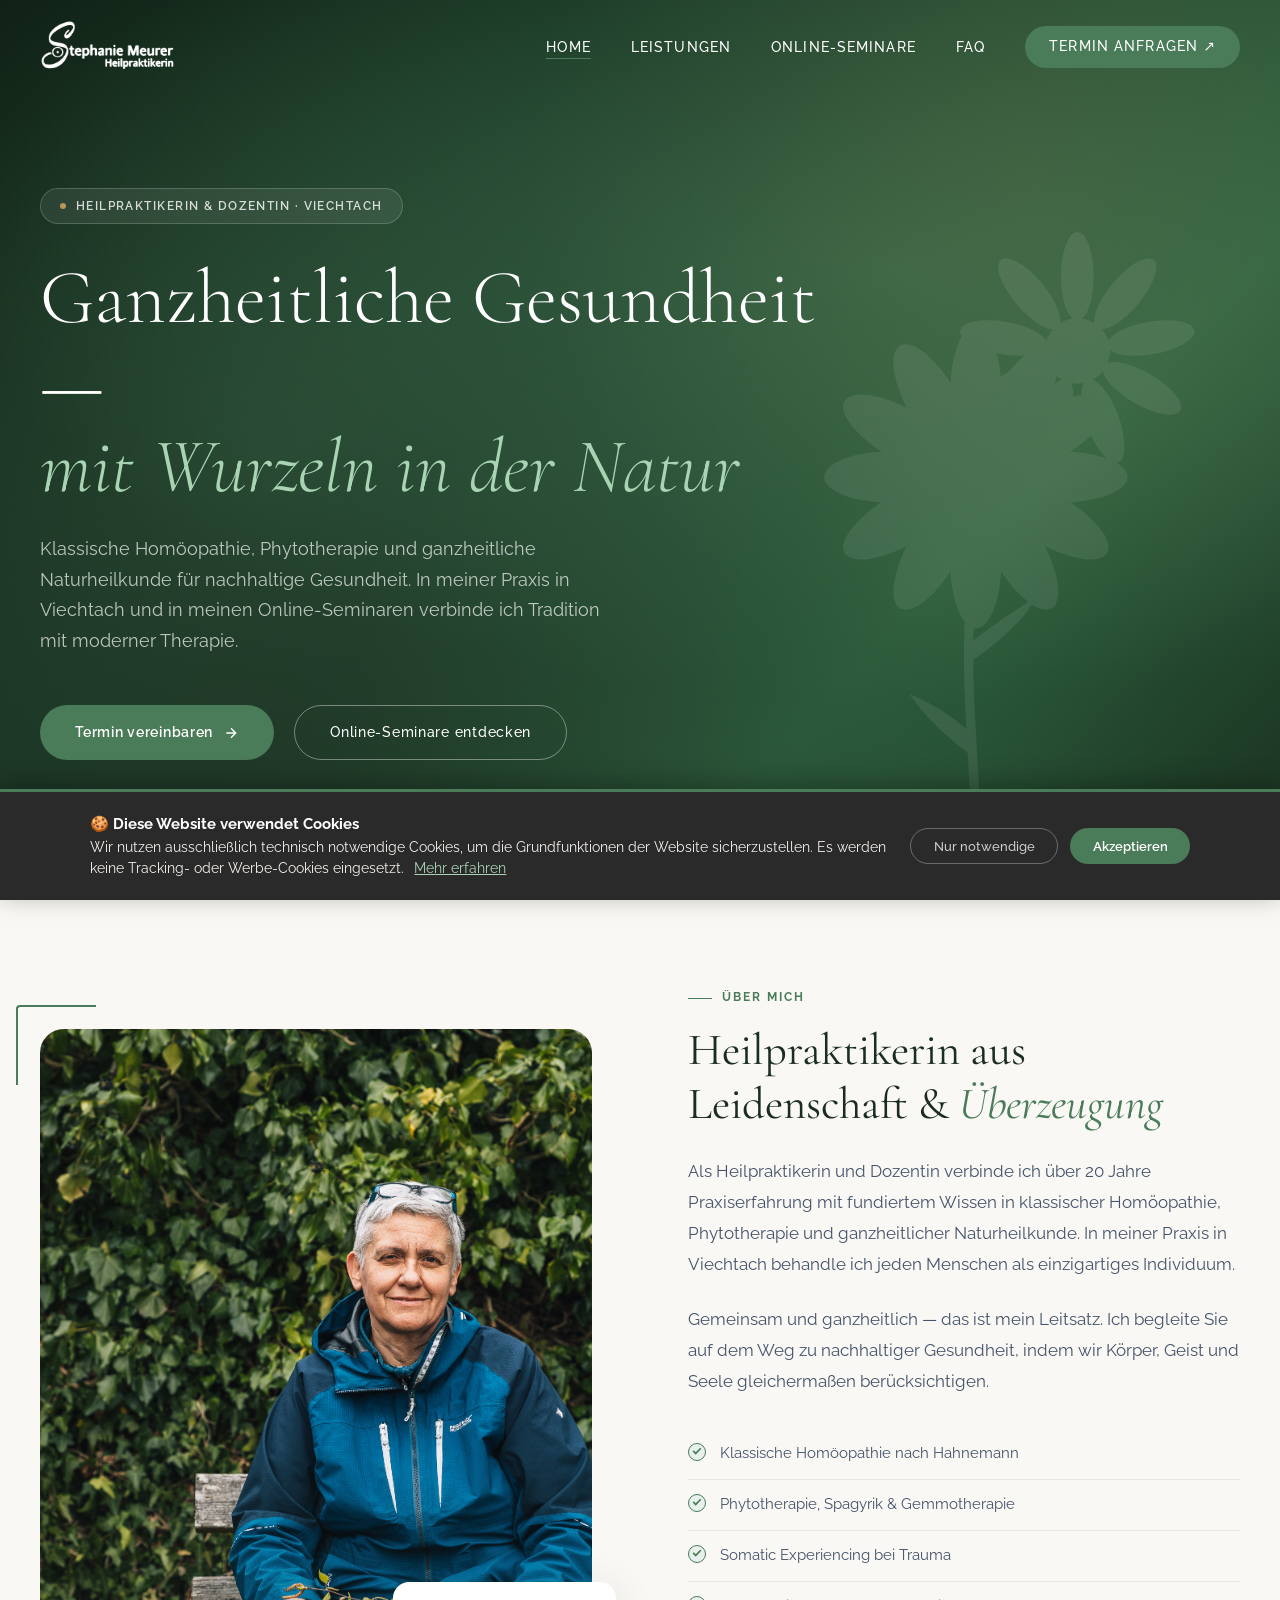
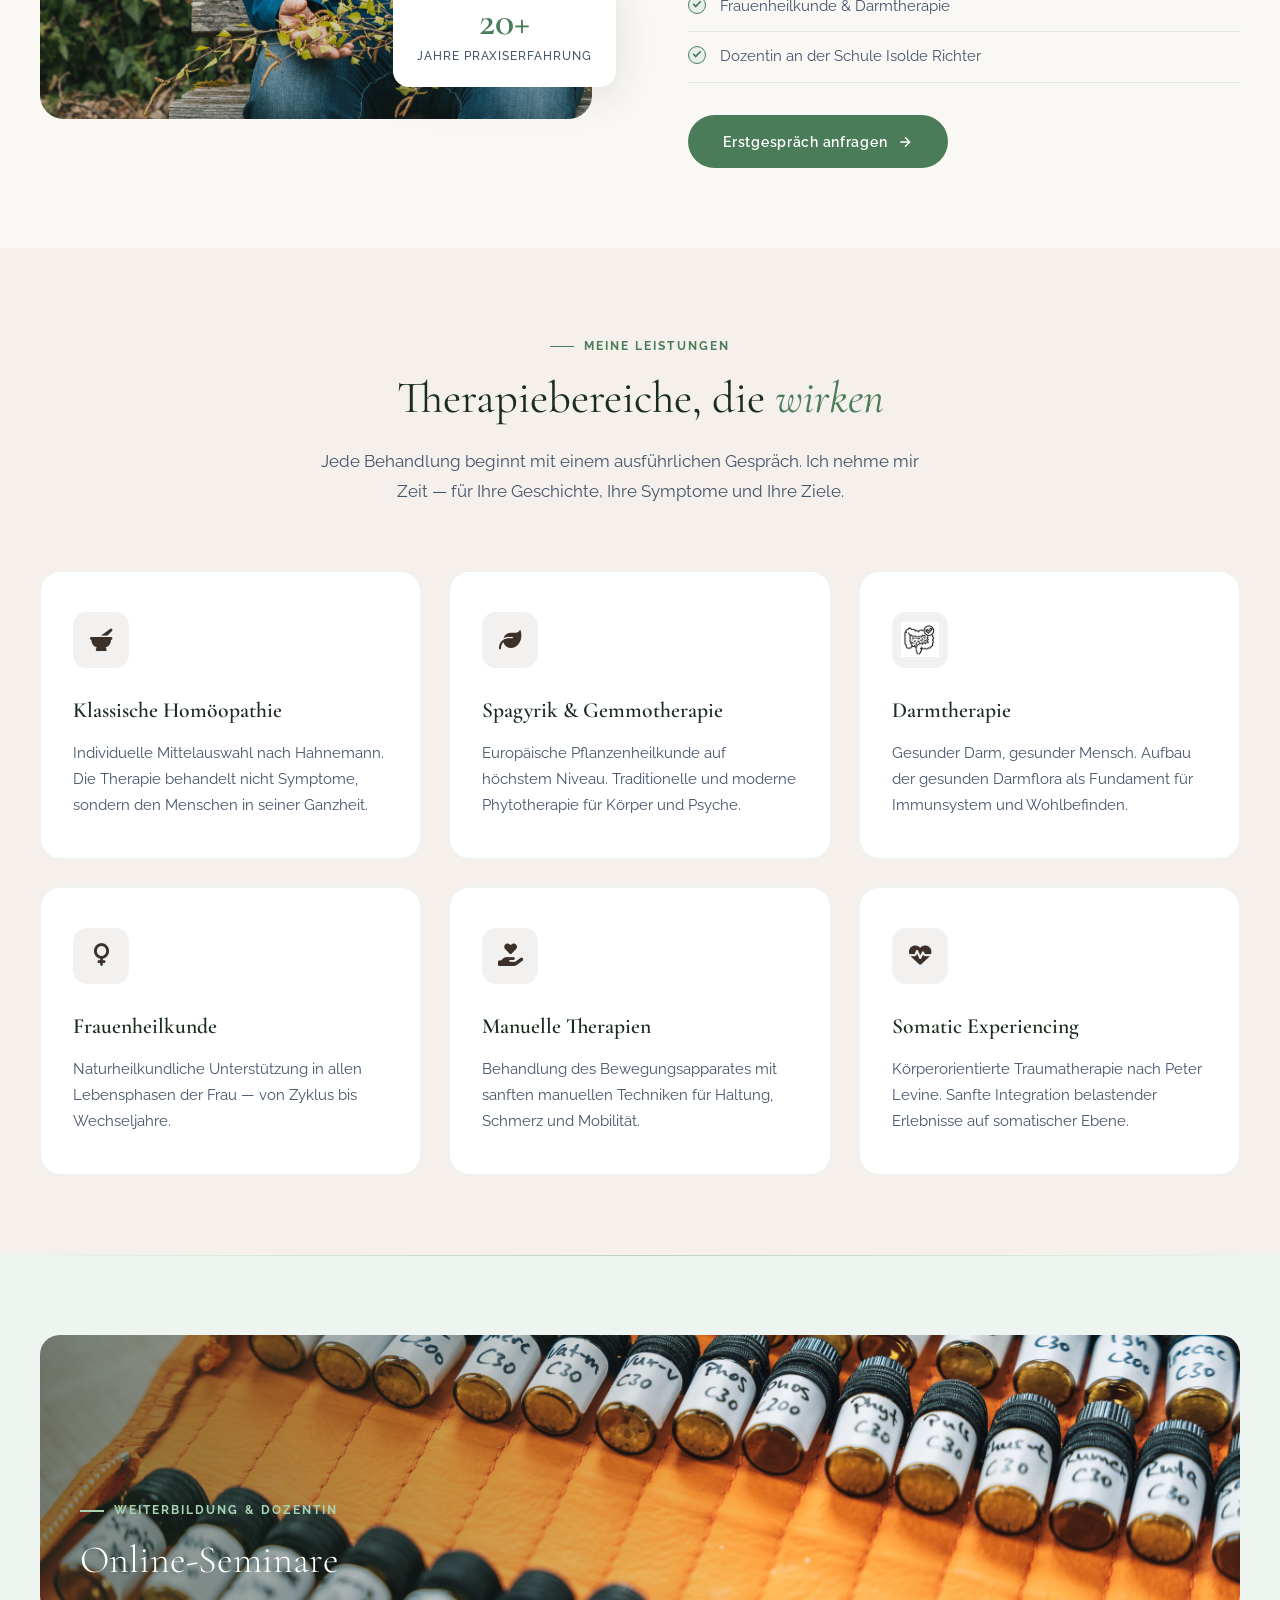
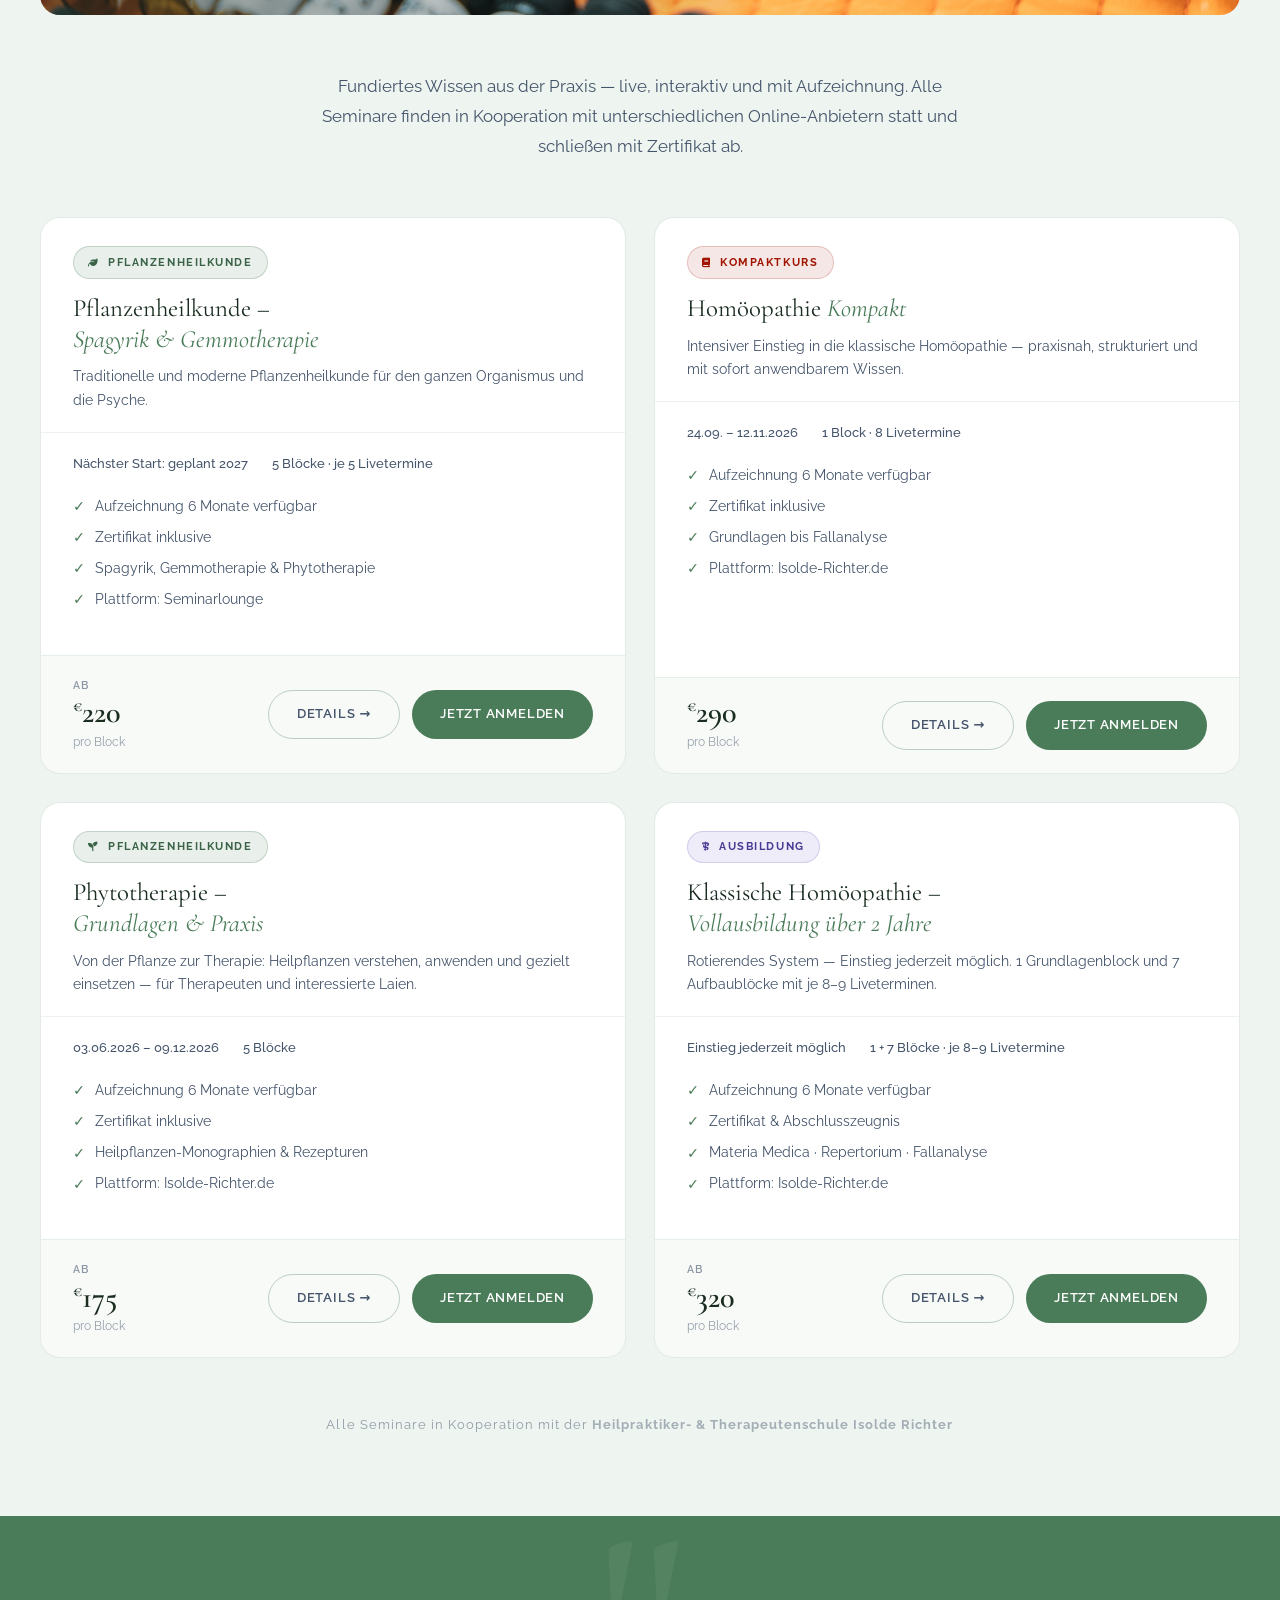
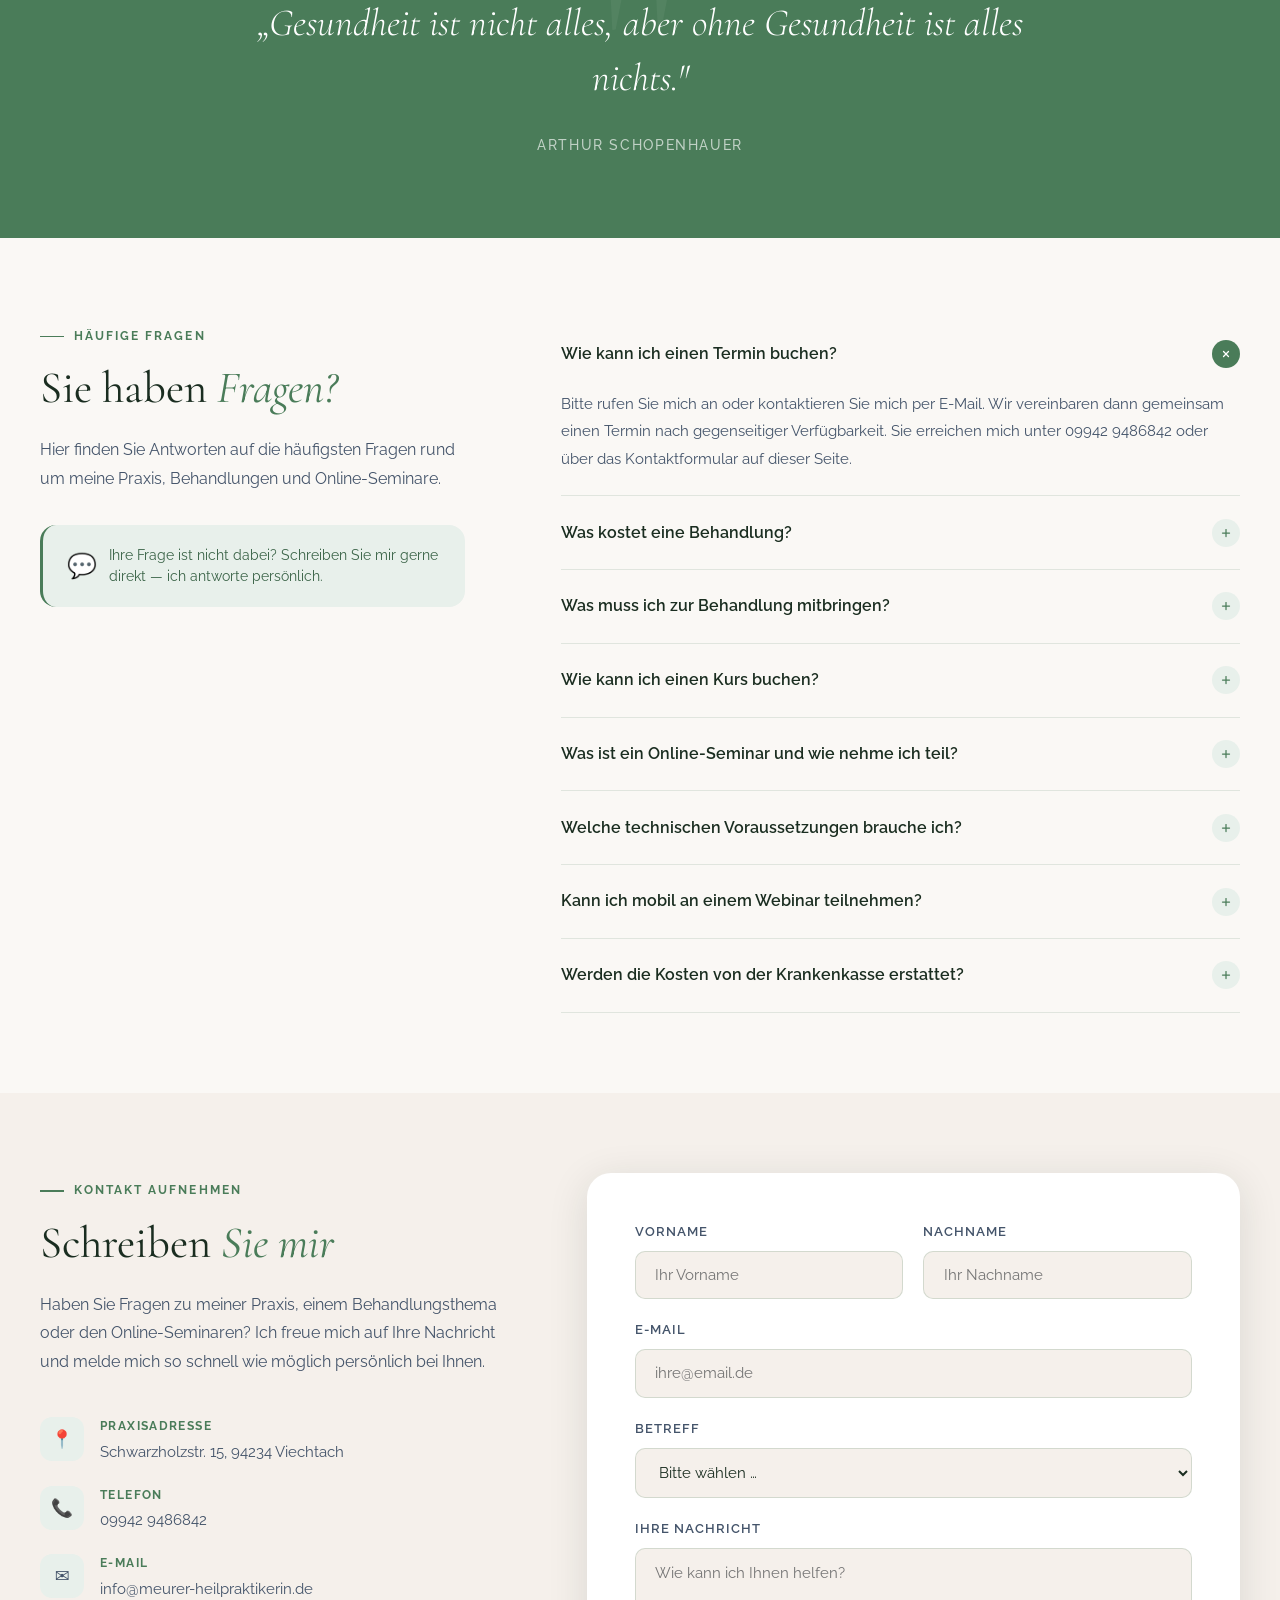
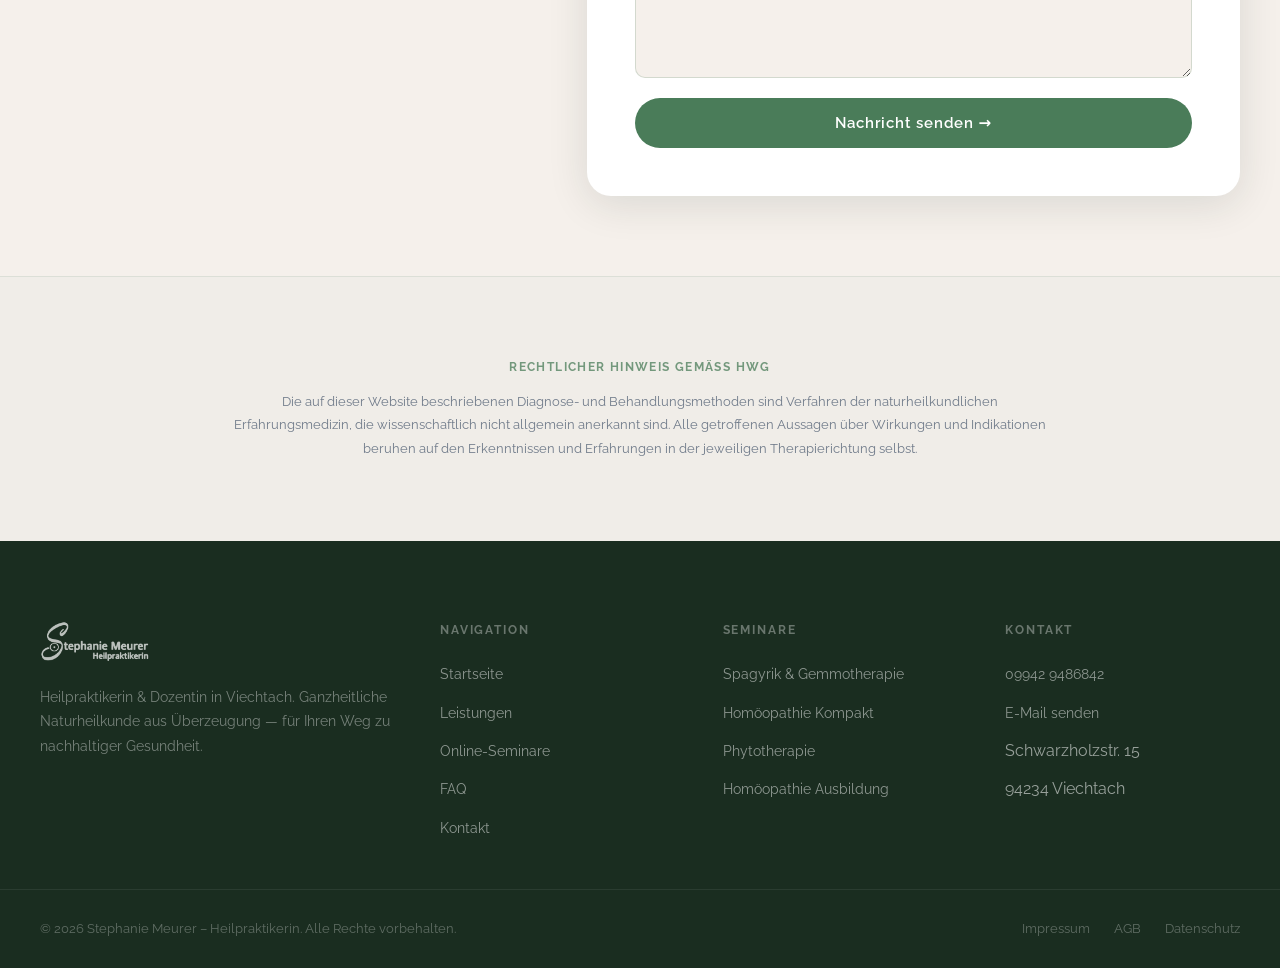
<file: index.html>
<!DOCTYPE html>
<html lang="de">
<head>
  <meta charset="UTF-8">
  <meta name="viewport" content="width=device-width, initial-scale=1.0">
  <title>Heilpraktikerin Stephanie Meurer – Homöopathie & Naturheilkunde | Viechtach</title>

  <link rel="stylesheet" href="fonts.css">
  <link rel="stylesheet" href="https://cdnjs.cloudflare.com/ajax/libs/font-awesome/6.5.2/css/all.min.css" crossorigin="anonymous">

  <!-- Klaro Cookie Consent -->
  <link rel="stylesheet" href="https://cdn.kiprotect.com/klaro/v0.7/klaro.min.css">
  <style>.klaro { --green1: #4a7c59; }</style>
  <script src="klaro-config.js"></script>
  <script defer src="https://cdn.kiprotect.com/klaro/v0.7/klaro.js"></script>

  <!-- SEO Meta Tags -->
  <meta name="description" content="Heilpraktikerin Stephanie Meurer in Viechtach – klassische Homöopathie, Phytotherapie, Spagyrik & Gemmotherapie. Online-Seminare mit Zertifikat. Jetzt Termin anfragen.">
  <meta name="keywords" content="Heilpraktikerin Viechtach, Homöopathie Viechtach, Naturheilkunde, Phytotherapie, Spagyrik, Gemmotherapie, Somatic Experiencing, Frauenheilkunde, Darmtherapie, Online-Seminare Naturheilkunde">
  <meta name="author" content="Stephanie Meurer">
  <meta name="robots" content="index, follow">
  <link rel="canonical" href="https://www.meurer-heilpraktikerin.de/">

  <!-- Open Graph (Social Media Vorschau) -->
  <meta property="og:type" content="website">
  <meta property="og:url" content="https://www.meurer-heilpraktikerin.de/">
  <meta property="og:title" content="Heilpraktikerin Stephanie Meurer – Homöopathie & Naturheilkunde | Viechtach">
  <meta property="og:description" content="Klassische Homöopathie, Phytotherapie, Spagyrik & Gemmotherapie – ganzheitliche Naturheilkunde in Viechtach. Online-Seminare mit Zertifikat.">
  <meta property="og:image" content="https://www.meurer-heilpraktikerin.de/pixeltypen_contentday_20240403_1205071.jpg">
  <meta property="og:locale" content="de_DE">
  <meta property="og:site_name" content="Stephanie Meurer – Heilpraktikerin & Dozentin">

  <!-- Twitter Card -->
  <meta name="twitter:card" content="summary_large_image">
  <meta name="twitter:title" content="Heilpraktikerin Stephanie Meurer | Viechtach">
  <meta name="twitter:description" content="Klassische Homöopathie, Phytotherapie & Naturheilkunde in Viechtach. Online-Seminare mit Zertifikat.">
  <meta name="twitter:image" content="https://www.meurer-heilpraktikerin.de/pixeltypen_contentday_20240403_1205071.jpg">

  <!-- Strukturierte Daten (Google Rich Results) -->
  <script type="application/ld+json">
  {
    "@context": "https://schema.org",
    "@graph": [
      {
        "@type": "MedicalBusiness",
        "@id": "https://www.meurer-heilpraktikerin.de/#praxis",
        "name": "Heilpraktikerin Stephanie Meurer",
        "description": "Ganzheitliche Naturheilkunde in Viechtach – klassische Homöopathie, Phytotherapie, Spagyrik, Gemmotherapie und Somatic Experiencing.",
        "url": "https://www.meurer-heilpraktikerin.de/",
        "telephone": "+499942 9486842",
        "email": "info@meurer-heilpraktikerin.de",
        "image": "https://www.meurer-heilpraktikerin.de/pixeltypen_contentday_20240403_1205071.jpg",
        "address": {
          "@type": "PostalAddress",
          "streetAddress": "Schwarzholzstr. 15",
          "addressLocality": "Viechtach",
          "postalCode": "94234",
          "addressCountry": "DE"
        },
        "geo": {
          "@type": "GeoCoordinates",
          "latitude": "49.0773",
          "longitude": "12.8834"
        },
        "hasMap": "https://www.google.com/maps/search/Schwarzholzstr.+15,+94234+Viechtach",
        "priceRange": "€€",
        "availableService": [
          {"@type": "MedicalTherapy", "name": "Klassische Homöopathie"},
          {"@type": "MedicalTherapy", "name": "Phytotherapie"},
          {"@type": "MedicalTherapy", "name": "Spagyrik & Gemmotherapie"},
          {"@type": "MedicalTherapy", "name": "Darmtherapie"},
          {"@type": "MedicalTherapy", "name": "Frauenheilkunde"},
          {"@type": "MedicalTherapy", "name": "Manuelle Therapien"},
          {"@type": "MedicalTherapy", "name": "Somatic Experiencing"}
        ]
      },
      {
        "@type": "Person",
        "@id": "https://www.meurer-heilpraktikerin.de/#person",
        "name": "Stephanie Meurer",
        "jobTitle": "Heilpraktikerin & Dozentin",
        "url": "https://www.meurer-heilpraktikerin.de/",
        "email": "info@meurer-heilpraktikerin.de",
        "telephone": "+499942 9486842",
        "image": "https://www.meurer-heilpraktikerin.de/pixeltypen_contentday_20240403_1205071.jpg",
        "worksFor": {"@id": "https://www.meurer-heilpraktikerin.de/#praxis"},
        "knowsAbout": ["Homöopathie", "Phytotherapie", "Spagyrik", "Gemmotherapie", "Somatic Experiencing", "Naturheilkunde"]
      }
    ]
  }
  </script>

  <!-- GAIO: FAQPage + WebSite + Speakable für KI-Systeme -->
  <script type="application/ld+json">
  {
    "@context": "https://schema.org",
    "@graph": [
      {
        "@type": "FAQPage",
        "mainEntity": [
          {
            "@type": "Question",
            "name": "Wie kann ich einen Termin bei Heilpraktikerin Stephanie Meurer in Viechtach buchen?",
            "acceptedAnswer": {
              "@type": "Answer",
              "text": "Sie können Heilpraktikerin Stephanie Meurer telefonisch unter 09942 9486842 oder per E-Mail unter info@meurer-heilpraktikerin.de kontaktieren. Termine werden individuell vereinbart. Die Praxis befindet sich in der Schwarzholzstr. 15, 94234 Viechtach."
            }
          },
          {
            "@type": "Question",
            "name": "Was kostet eine Behandlung bei Heilpraktikerin Stephanie Meurer?",
            "acceptedAnswer": {
              "@type": "Answer",
              "text": "Das Erstgespräch kostet 80–100 €. Folgebehandlungen kosten 30 € pro 30 Minuten. Beim Somatic Experiencing gibt es ein kostenloses 15-minütiges Kennenlerngespräch; vollständige Sitzungen kosten 80 €. Die Abrechnung erfolgt nach dem GebüH (Gebührenverzeichnis für Heilpraktiker)."
            }
          },
          {
            "@type": "Question",
            "name": "Werden Heilpraktikerkosten von der Krankenkasse übernommen?",
            "acceptedAnswer": {
              "@type": "Answer",
              "text": "Gesetzliche Krankenkassen übernehmen Heilpraktikerleistungen in der Regel nicht. Private Krankenversicherungen und Zusatzversicherungen erstatten die Kosten jedoch häufig ganz oder teilweise. Stephanie Meurer stellt eine Rechnung nach dem GebüH aus."
            }
          },
          {
            "@type": "Question",
            "name": "Welche Online-Seminare bietet Heilpraktikerin Stephanie Meurer an?",
            "acceptedAnswer": {
              "@type": "Answer",
              "text": "Stephanie Meurer bietet folgende Online-Seminare an: 1. Pflanzenheilkunde – Spagyrik & Gemmotherapie (5 Blöcke, Start geplant 2027), 2. Homöopathie Kompakt (1 Block, 8 Livetermine, 24.09.–12.11.2026), 3. Phytotherapie – Grundlagen & Praxis (5 Blöcke, 03.06.–09.12.2026), 4. Klassische Homöopathie Vollausbildung über 2 Jahre (rotierendes System, Einstieg jederzeit möglich). Alle Seminare schließen mit Zertifikat ab."
            }
          },
          {
            "@type": "Question",
            "name": "Was ist Somatic Experiencing und was behandelt Stephanie Meurer damit?",
            "acceptedAnswer": {
              "@type": "Answer",
              "text": "Somatic Experiencing ist eine körperorientierte Traumatherapie nach Dr. Peter Levine. Sie ermöglicht die sanfte Integration belastender Erlebnisse auf somatischer Ebene. Heilpraktikerin Stephanie Meurer bietet Somatic Experiencing in ihrer Praxis in Viechtach an. Das Kennenlerngespräch (15 Min.) ist kostenlos, vollständige Sitzungen kosten 80 €."
            }
          },
          {
            "@type": "Question",
            "name": "Was ist der Unterschied zwischen Homöopathie, Spagyrik und Gemmotherapie?",
            "acceptedAnswer": {
              "@type": "Answer",
              "text": "Homöopathie nach Hahnemann arbeitet mit hochpotenzierten Mitteln und dem Ähnlichkeitsprinzip. Spagyrik ist europäische Pflanzenheilkunde auf alchemistischer Grundlage. Gemmotherapie verwendet Extrakte aus Knospen und jungen Trieben mit konzentrierten Wachstumsfaktoren. Alle drei Verfahren werden von Heilpraktikerin Stephanie Meurer in Viechtach angeboten und in Online-Seminaren unterrichtet."
            }
          },
          {
            "@type": "Question",
            "name": "Wo liegt die Praxis von Heilpraktikerin Stephanie Meurer?",
            "acceptedAnswer": {
              "@type": "Answer",
              "text": "Die Naturheilpraxis von Stephanie Meurer befindet sich in der Schwarzholzstr. 15, 94234 Viechtach, Bayern. Sie ist telefonisch unter 09942 9486842 und per E-Mail unter info@meurer-heilpraktikerin.de erreichbar."
            }
          },
          {
            "@type": "Question",
            "name": "Ist Stephanie Meurer auch als Dozentin tätig?",
            "acceptedAnswer": {
              "@type": "Answer",
              "text": "Ja, Stephanie Meurer ist Heilpraktikerin und Dozentin mit über 20 Jahren Erfahrung. Sie unterrichtet Homöopathie und Pflanzenheilkunde in Online-Seminaren in Kooperation mit verschiedenen Online-Anbietern. Alle Kurse schließen mit Zertifikat ab und richten sich an Therapeuten, Heilpraktiker und Interessierte der Naturheilkunde."
            }
          }
        ]
      },
      {
        "@type": "WebSite",
        "@id": "https://www.meurer-heilpraktikerin.de/#website",
        "url": "https://www.meurer-heilpraktikerin.de/",
        "name": "Heilpraktikerin Stephanie Meurer – Viechtach",
        "description": "Ganzheitliche Naturheilkunde, klassische Homöopathie, Phytotherapie, Spagyrik, Gemmotherapie und Online-Seminare mit Zertifikat.",
        "inLanguage": "de-DE",
        "publisher": {"@id": "https://www.meurer-heilpraktikerin.de/#person"}
      },
      {
        "@type": "WebPage",
        "@id": "https://www.meurer-heilpraktikerin.de/#webpage",
        "url": "https://www.meurer-heilpraktikerin.de/",
        "name": "Heilpraktikerin Stephanie Meurer – Homöopathie & Naturheilkunde | Viechtach",
        "isPartOf": {"@id": "https://www.meurer-heilpraktikerin.de/#website"},
        "about": {"@id": "https://www.meurer-heilpraktikerin.de/#person"},
        "speakable": {
          "@type": "SpeakableSpecification",
          "cssSelector": [".hero-headline", ".hero-sub", ".seminare-sub p", ".about-text p"]
        }
      }
    ]
  }
  </script>

  <style>
    /* ─── CSS VARIABLES ────────────────────────────────── */
    :root {
      --primary:    #4a7c59;
      --primary-d:  #3a6347;
      --primary-l:  #e8f0eb;
      --accent:     #a01400;
      --bg:         #f5f0eb;
      --text:       #44546a;
      --dark:       #1a2d20;
      --light:      #faf8f5;
      --seminare-bg:#eef4f0;
      --gold:       #b8965a;
      --white:      #ffffff;
      --shadow-sm:  0 2px 12px rgba(74,124,89,.10);
      --shadow:     0 8px 40px rgba(26,45,32,.12);
      --shadow-lg:  0 24px 80px rgba(26,45,32,.18);
      --font-h:     'Cormorant Garamond', Georgia, serif;
      --font-b:     'Raleway', system-ui, sans-serif;
      --ease:       cubic-bezier(.25,.46,.45,.94);
      --r:          16px;
    }

    /* ─── RESET & BASE ─────────────────────────────────── */
    *, *::before, *::after { box-sizing: border-box; margin: 0; padding: 0; }
    html { scroll-behavior: smooth; font-size: 16px; }
    body {
      font-family: var(--font-b);
      background: var(--bg);
      color: var(--text);
      line-height: 1.7;
      overflow-x: hidden;
    }
    img { max-width: 100%; display: block; }
    a   { text-decoration: none; color: inherit; }
    ul  { list-style: none; }

    /* ─── SCROLL PROGRESS BAR ──────────────────────────── */
    #progress-bar {
      position: fixed;
      top: 0; left: 0;
      height: 3px;
      width: 0%;
      background: linear-gradient(90deg, var(--primary), var(--gold));
      z-index: 9999;
      transition: width .1s linear;
    }

    /* ─── NAVIGATION ───────────────────────────────────── */
    nav {
      position: fixed;
      top: 0; left: 0; right: 0;
      z-index: 1000;
      padding: 1.25rem 0;
      transition: all .4s var(--ease);
    }
    nav.scrolled {
      background: rgba(245,240,235,.94);
      backdrop-filter: blur(20px);
      -webkit-backdrop-filter: blur(20px);
      box-shadow: 0 1px 0 rgba(74,124,89,.12);
      padding: .85rem 0;
    }
    .nav-inner {
      max-width: 1280px;
      margin: 0 auto;
      padding: 0 2.5rem;
      display: flex;
      align-items: center;
      justify-content: space-between;
    }
    /* Logo: etwas größer, mit Weiß-Filter solange Hero sichtbar */
    .nav-logo img {
      height: 54px;
      transition: all .3s var(--ease);
      filter: brightness(0) invert(1);
    }
    nav.scrolled .nav-logo img {
      height: 44px;
      filter: none;
    }
    .nav-links {
      display: flex;
      gap: 2.5rem;
      align-items: center;
    }
    .nav-links a {
      font-family: var(--font-b);
      font-weight: 500;
      font-size: .875rem;
      letter-spacing: .08em;
      text-transform: uppercase;
      color: var(--white);
      position: relative;
      transition: color .3s;
    }
    nav.scrolled .nav-links a { color: var(--text); }
    .nav-links a::after {
      content: '';
      position: absolute;
      bottom: -4px; left: 0;
      width: 0; height: 1.5px;
      background: var(--primary);
      transition: width .3s var(--ease);
    }
    .nav-links a:hover::after,
    .nav-links a.active::after { width: 100%; }
    .nav-cta {
      display: inline-flex;
      align-items: center;
      gap: .5rem;
      padding: .6rem 1.5rem;
      background: var(--primary);
      color: var(--white) !important;
      border-radius: 50px;
      font-weight: 600;
      font-size: .8rem;
      letter-spacing: .08em;
      text-transform: uppercase;
      transition: all .3s var(--ease);
    }
    .nav-cta:hover {
      background: var(--primary-d);
      transform: translateY(-1px);
      box-shadow: 0 8px 20px rgba(74,124,89,.35);
    }
    .nav-cta::after { display: none !important; }
    .nav-burger {
      display: none;
      flex-direction: column;
      gap: 5px;
      cursor: pointer;
      padding: .5rem;
    }
    .nav-burger span {
      display: block;
      width: 24px;
      height: 2px;
      background: var(--white);
      transition: all .3s;
      border-radius: 2px;
    }
    nav.scrolled .nav-burger span { background: var(--text); }

    /* ─── HERO ──────────────────────────────────────────── */
    #home {
      position: relative;
      min-height: 100vh;
      display: flex;
      align-items: center;
      overflow: hidden;
      background: var(--dark);
    }
    .hero-bg {
      position: absolute;
      inset: 0;
      background:
        radial-gradient(ellipse 120% 80% at 70% 30%, rgba(74,124,89,.5) 0%, transparent 60%),
        radial-gradient(ellipse 80% 100% at 20% 80%, rgba(26,45,32,.9) 0%, transparent 70%),
        linear-gradient(135deg, #0f1f14 0%, #1a3d28 40%, #2a5c3a 70%, #1a3020 100%);
      z-index: 0;
    }
    .particles {
      position: absolute;
      inset: 0;
      z-index: 1;
      pointer-events: none;
      overflow: hidden;
    }
    .particle {
      position: absolute;
      opacity: 0;
      animation: float-particle linear infinite;
    }
    .particle svg { fill: rgba(255,255,255,.12); }
    @keyframes float-particle {
      0%   { transform: translateY(100vh) rotate(0deg);   opacity: 0; }
      10%  { opacity: 1; }
      90%  { opacity: .6; }
      100% { transform: translateY(-10vh) rotate(360deg); opacity: 0; }
    }
    .hero-mesh {
      position: absolute;
      inset: 0;
      z-index: 1;
      background:
        radial-gradient(circle at 20% 50%, rgba(74,124,89,.25) 0%, transparent 50%),
        radial-gradient(circle at 80% 20%, rgba(184,150,90,.12) 0%, transparent 40%),
        radial-gradient(circle at 60% 80%, rgba(74,124,89,.15) 0%, transparent 40%);
      animation: mesh-shift 12s ease-in-out infinite alternate;
    }
    @keyframes mesh-shift {
      0%   { opacity: .6; transform: scale(1); }
      100% { opacity: 1; transform: scale(1.05); }
    }
    .hero-botanical {
      position: absolute;
      right: -40px;
      bottom: -40px;
      width: 55%;
      max-width: 700px;
      z-index: 2;
      opacity: .08;
      animation: sway 8s ease-in-out infinite alternate;
    }
    @keyframes sway {
      0%   { transform: rotate(-3deg) scale(1); }
      100% { transform: rotate(3deg) scale(1.03); }
    }
    .hero-content {
      position: relative;
      z-index: 3;
      max-width: 1280px;
      margin: 0 auto;
      padding: 8rem 2.5rem 5rem;
      width: 100%;
    }
    .hero-tag {
      display: inline-flex;
      align-items: center;
      gap: .6rem;
      padding: .45rem 1.2rem;
      background: rgba(255,255,255,.08);
      border: 1px solid rgba(255,255,255,.18);
      border-radius: 50px;
      font-family: var(--font-b);
      font-size: .75rem;
      font-weight: 600;
      letter-spacing: .12em;
      text-transform: uppercase;
      color: rgba(255,255,255,.8);
      margin-bottom: 2rem;
      backdrop-filter: blur(8px);
      animation: fade-up .8s var(--ease) .2s both;
    }
    .hero-tag::before {
      content: '';
      width: 6px;
      height: 6px;
      border-radius: 50%;
      background: var(--gold);
      animation: pulse-dot 2s ease-in-out infinite;
    }
    @keyframes pulse-dot {
      0%, 100% { transform: scale(1); opacity: 1; }
      50%       { transform: scale(1.5); opacity: .5; }
    }
    .hero-headline {
      font-family: var(--font-h);
      font-size: clamp(3rem, 6vw, 5.5rem);
      font-weight: 300;
      line-height: 1.1;
      color: var(--white);
      max-width: 820px;
      margin-bottom: 1.5rem;
      animation: fade-up .8s var(--ease) .4s both;
    }
    .hero-headline em { font-style: italic; color: #a8d4b3; }
    .hero-sub {
      font-size: 1.1rem;
      font-weight: 400;
      line-height: 1.75;
      color: rgba(255,255,255,.7);
      max-width: 560px;
      margin-bottom: 3rem;
      animation: fade-up .8s var(--ease) .6s both;
    }
    .hero-actions {
      display: flex;
      gap: 1.25rem;
      flex-wrap: wrap;
      animation: fade-up .8s var(--ease) .8s both;
    }
    .btn-primary {
      display: inline-flex;
      align-items: center;
      gap: .6rem;
      padding: .9rem 2.2rem;
      background: var(--primary);
      color: var(--white);
      border: none;
      border-radius: 50px;
      font-family: var(--font-b);
      font-weight: 600;
      font-size: .9rem;
      letter-spacing: .05em;
      cursor: pointer;
      transition: all .35s var(--ease);
      position: relative;
      overflow: hidden;
    }
    .btn-primary::before {
      content: '';
      position: absolute;
      inset: 0;
      background: linear-gradient(135deg, rgba(255,255,255,.2) 0%, transparent 60%);
      opacity: 0;
      transition: opacity .3s;
    }
    .btn-primary:hover {
      background: var(--primary-d);
      transform: translateY(-2px);
      box-shadow: 0 12px 32px rgba(74,124,89,.4);
    }
    .btn-primary:hover::before { opacity: 1; }
    .btn-outline {
      display: inline-flex;
      align-items: center;
      gap: .6rem;
      padding: .9rem 2.2rem;
      background: transparent;
      color: var(--white);
      border: 1.5px solid rgba(255,255,255,.4);
      border-radius: 50px;
      font-family: var(--font-b);
      font-weight: 500;
      font-size: .9rem;
      letter-spacing: .05em;
      cursor: pointer;
      transition: all .35s var(--ease);
      backdrop-filter: blur(8px);
    }
    .btn-outline:hover {
      border-color: rgba(255,255,255,.8);
      background: rgba(255,255,255,.08);
      transform: translateY(-2px);
    }
    .hero-stats {
      position: absolute;
      bottom: 3rem;
      left: 50%;
      transform: translateX(-50%);
      z-index: 3;
      display: flex;
      gap: 3.5rem;
      animation: fade-up .8s var(--ease) 1s both;
      white-space: nowrap;
    }
    .stat-item { text-align: center; color: rgba(255,255,255,.75); }
    .stat-item .stat-number {
      display: block;
      font-family: var(--font-h);
      font-size: 2.2rem;
      font-weight: 600;
      color: var(--white);
      line-height: 1;
    }
    .stat-item span:last-child {
      font-size: .75rem;
      letter-spacing: .1em;
      text-transform: uppercase;
      font-weight: 500;
    }

    /* ─── SECTION BASE ──────────────────────────────────── */
    section { position: relative; }
    .section-inner {
      max-width: 1280px;
      margin: 0 auto;
      padding: 0 2.5rem;
    }
    .section-tag {
      display: inline-flex;
      align-items: center;
      gap: .6rem;
      font-size: .72rem;
      font-weight: 700;
      letter-spacing: .18em;
      text-transform: uppercase;
      color: var(--primary);
      margin-bottom: 1rem;
    }
    .section-tag::before {
      content: '';
      width: 24px;
      height: 1.5px;
      background: var(--primary);
    }
    .section-title {
      font-family: var(--font-h);
      font-size: clamp(2.2rem, 3.5vw, 3.2rem);
      font-weight: 400;
      line-height: 1.2;
      color: var(--dark);
      margin-bottom: 1.25rem;
    }
    .section-title em { font-style: italic; color: var(--primary); }
    .section-desc {
      font-size: 1.05rem;
      color: var(--text);
      max-width: 600px;
      line-height: 1.8;
    }

    /* ─── ANIMATIONS ────────────────────────────────────── */
    @keyframes fade-up {
      from { opacity: 0; transform: translateY(30px); }
      to   { opacity: 1; transform: translateY(0); }
    }
    @keyframes fade-in {
      from { opacity: 0; }
      to   { opacity: 1; }
    }
    /* Scroll-Animationen deaktiviert – Inhalte sofort sichtbar */
    .reveal, .reveal-left, .reveal-right {
      opacity: 1;
      transform: none;
    }
    .stagger > * {
      opacity: 1;
      transform: none;
    }

    /* ─── ABOUT ─────────────────────────────────────────── */
    #about {
      padding: 5rem 0;
      background: var(--light);
    }
    .about-grid {
      display: grid;
      grid-template-columns: 1fr 1fr;
      gap: 6rem;
      align-items: center;
    }
    .about-visual { position: relative; }
    .about-image-frame {
      position: relative;
      border-radius: 24px;
      overflow: hidden;
      aspect-ratio: 4/5;
      background: #c8d8cc;
    }
    .about-image-frame img {
      width: 100%;
      height: 100%;
      object-fit: cover;
      object-position: 62% 20%;
      display: block;
    }
    .about-image-frame::after {
      content: '';
      position: absolute;
      inset: 0;
      background: linear-gradient(180deg, transparent 60%, rgba(26,45,32,.25) 100%);
      pointer-events: none;
    }
    .about-badge {
      position: absolute;
      bottom: 2rem;
      right: -1.5rem;
      background: var(--white);
      border-radius: var(--r);
      padding: 1.2rem 1.5rem;
      box-shadow: var(--shadow);
      z-index: 2;
      text-align: center;
      min-width: 150px;
    }
    .about-badge strong {
      display: block;
      font-family: var(--font-h);
      font-size: 2.5rem;
      line-height: 1;
      color: var(--primary);
    }
    .about-badge span {
      font-size: .75rem;
      font-weight: 500;
      letter-spacing: .08em;
      text-transform: uppercase;
      color: var(--text);
    }
    .about-corner-deco {
      position: absolute;
      top: -1.5rem;
      left: -1.5rem;
      width: 80px;
      height: 80px;
      border-top: 2px solid var(--primary);
      border-left: 2px solid var(--primary);
      border-radius: 4px 0 0 0;
    }
    .about-text h2 { margin-bottom: 1.5rem; }
    .about-text p {
      font-size: 1.05rem;
      line-height: 1.85;
      color: var(--text);
      margin-bottom: 1.5rem;
    }
    .about-list { margin: 2rem 0; }
    .about-list li {
      display: flex;
      align-items: flex-start;
      gap: .9rem;
      padding: .75rem 0;
      border-bottom: 1px solid rgba(74,124,89,.12);
      font-size: .95rem;
      color: var(--text);
    }
    .about-list li::before {
      content: '';
      width: 18px;
      height: 18px;
      min-width: 18px;
      border-radius: 50%;
      background: var(--primary-l);
      border: 1.5px solid var(--primary);
      background-image: url("data:image/svg+xml,%3Csvg xmlns='http://www.w3.org/2000/svg' viewBox='0 0 16 16'%3E%3Cpath d='M6.5 11L3 7.5l1.4-1.4L6.5 8.2 11.6 3l1.4 1.4z' fill='%234a7c59'/%3E%3C/svg%3E");
      background-size: 14px;
      background-position: center;
      background-repeat: no-repeat;
      margin-top: 2px;
    }

    /* ─── LEISTUNGEN ────────────────────────────────────── */
    #leistungen {
      padding: 5rem 0;
      background: var(--bg);
    }
    .leistungen-header {
      text-align: center;
      max-width: 640px;
      margin: 0 auto 4rem;
    }
    .leistungen-grid {
      display: grid;
      grid-template-columns: repeat(3, 1fr);
      gap: 1.75rem;
    }
    .card-service {
      background: var(--white);
      border-radius: 20px;
      padding: 2.5rem 2rem;
      border: 1px solid rgba(74,124,89,.10);
      transition: all .4s var(--ease);
      position: relative;
      overflow: hidden;
      cursor: default;
    }
    .card-service::before {
      content: '';
      position: absolute;
      top: 0; left: 0; right: 0;
      height: 3px;
      background: linear-gradient(90deg, var(--primary), var(--gold));
      transform: scaleX(0);
      transform-origin: left;
      transition: transform .4s var(--ease);
    }
    .card-service:hover {
      transform: translateY(-6px);
      box-shadow: var(--shadow-lg);
      border-color: transparent;
    }
    .card-service:hover::before { transform: scaleX(1); }
    .service-icon {
      width: 56px;
      height: 56px;
      border-radius: 14px;
      background: rgba(74,60,45,0.07);
      display: flex;
      align-items: center;
      justify-content: center;
      margin-bottom: 1.5rem;
      font-size: 1.4rem;
      color: #3d3028;
      transition: all .3s var(--ease);
    }
    .service-icon svg {
      width: 1.5rem;
      height: 1.5rem;
      stroke: #3d3028;
      transition: stroke .3s var(--ease);
    }
    .card-service:hover .service-icon {
      background: var(--primary);
      color: #fff;
      transform: rotate(-5deg) scale(1.05);
    }
    .card-service:hover .service-icon svg {
      stroke: #fff;
    }
    .card-service h3 {
      font-family: var(--font-h);
      font-size: 1.35rem;
      font-weight: 600;
      color: var(--dark);
      margin-bottom: .75rem;
    }
    .card-service p {
      font-size: .92rem;
      line-height: 1.75;
      color: var(--text);
    }

    /* ─── ONLINE SEMINARE — Helles Design ──────────────── */
    #online-seminare {
      padding: 5rem 0;
      background: var(--seminare-bg);
      overflow: hidden;
    }
    #online-seminare::before {
      content: '';
      position: absolute;
      top: 0; left: 0; right: 0;
      height: 1px;
      background: linear-gradient(90deg, transparent, rgba(74,124,89,.3), transparent);
    }
    .seminare-photo-banner {
      width: 100%;
      max-width: 1280px;
      margin: 0 auto 3.5rem;
      padding: 0 2.5rem;
    }
    .seminare-photo-banner-inner {
      border-radius: 20px;
      overflow: hidden;
      height: 280px;
      position: relative;
    }
    .seminare-photo-banner-inner img {
      width: 100%;
      height: 100%;
      object-fit: cover;
      object-position: center 60%;
    }
    .seminare-photo-banner-inner::after {
      content: '';
      position: absolute;
      inset: 0;
      background: linear-gradient(90deg, rgba(26,45,32,.55) 0%, transparent 60%);
    }
    .seminare-photo-overlay {
      position: absolute;
      left: 2.5rem;
      bottom: 2rem;
      z-index: 1;
      color: var(--white);
    }
    .seminare-photo-overlay .section-tag {
      color: #a8d4b3;
      justify-content: flex-start;
    }
    .seminare-photo-overlay .section-tag::before { background: #a8d4b3; }
    .seminare-photo-overlay h2 {
      font-family: var(--font-h);
      font-size: clamp(1.8rem, 3vw, 2.6rem);
      font-weight: 300;
      color: var(--white);
      line-height: 1.2;
    }
    .seminare-sub {
      text-align: center;
      max-width: 640px;
      margin: 0 auto 3.5rem;
    }
    .seminare-sub p {
      font-size: 1.05rem;
      color: var(--text);
      line-height: 1.8;
    }
    .seminare-grid {
      display: grid;
      grid-template-columns: repeat(2, 1fr);
      gap: 1.75rem;
    }
    /* Helle Kurs-Karten */
    .card-seminar {
      background: var(--white);
      border: 1px solid rgba(74,124,89,.15);
      border-radius: 20px;
      overflow: hidden;
      transition: all .4s var(--ease);
      position: relative;
      display: flex;
      flex-direction: column;
    }
    .card-seminar .seminar-body { flex: 1; }
    .card-seminar .seminar-footer { margin-top: auto; }
    .card-seminar::before {
      content: '';
      position: absolute;
      top: 0; left: 0; right: 0;
      height: 3px;
      opacity: 0;
      transition: opacity .3s;
    }
    .card-seminar:nth-child(1)::before { background: linear-gradient(90deg, var(--primary), var(--gold)); }
    .card-seminar:nth-child(2)::before { background: linear-gradient(90deg, #a01400, #d47060); }
    .card-seminar:nth-child(3)::before { background: linear-gradient(90deg, var(--primary), #6ab589); }
    .card-seminar:nth-child(4)::before { background: linear-gradient(90deg, #5a4ab8, #8878d4); }
    .card-seminar:hover {
      transform: translateY(-5px);
      box-shadow: var(--shadow-lg);
      border-color: transparent;
    }
    .card-seminar:hover::before { opacity: 1; }
    .seminar-header-strip {
      padding: 1.75rem 2rem 1.25rem;
      position: relative;
    }
    .seminar-category {
      display: inline-flex;
      align-items: center;
      gap: .5rem;
      font-size: .7rem;
      font-weight: 700;
      letter-spacing: .14em;
      text-transform: uppercase;
      margin-bottom: .9rem;
      padding: .35rem .9rem;
      border-radius: 50px;
    }
    .cat-phyto   { background: rgba(74,124,89,.12);  color: var(--primary-d);  border: 1px solid rgba(74,124,89,.25); }
    .cat-homoeo  { background: rgba(184,150,90,.12); color: #8a6c30;           border: 1px solid rgba(184,150,90,.3); }
    .cat-kompakt { background: rgba(160,20,0,.10);   color: #a01400;           border: 1px solid rgba(160,20,0,.2); }
    .cat-ausb    { background: rgba(90,74,184,.10);  color: #4a3a94;           border: 1px solid rgba(90,74,184,.2); }
    .card-seminar h3 {
      font-family: var(--font-h);
      font-size: 1.55rem;
      font-weight: 400;
      color: var(--dark);
      line-height: 1.25;
      margin-bottom: .6rem;
    }
    .card-seminar h3 em { font-style: italic; color: var(--primary); }
    .seminar-tagline {
      font-size: .9rem;
      color: var(--text);
      line-height: 1.65;
    }
    .seminar-body {
      padding: 1.25rem 2rem;
      border-top: 1px solid rgba(74,124,89,.10);
    }
    .seminar-details {
      display: flex;
      flex-wrap: wrap;
      gap: .75rem 1.5rem;
      margin-bottom: 1.25rem;
    }
    .detail-pill {
      display: inline-flex;
      align-items: center;
      gap: .45rem;
      font-size: .8rem;
      color: var(--text);
      font-weight: 500;
    }
    .detail-pill i {
      font-size: 13px;
      color: var(--primary);
      width: 14px;
      text-align: center;
    }
    .seminar-category i {
      font-size: .85em;
    }
    .detail-pill svg {
      width: 14px;
      height: 14px;
      fill: none;
      stroke: var(--primary);
      stroke-width: 1.8;
      stroke-linecap: round;
    }
    .seminar-features {
      display: flex;
      flex-direction: column;
      gap: .5rem;
      margin-bottom: 1.5rem;
    }
    .feature-line {
      display: flex;
      align-items: center;
      gap: .6rem;
      font-size: .85rem;
      color: var(--text);
    }
    .feature-line::before {
      content: '✓';
      color: var(--primary);
      font-weight: 700;
      font-size: .9rem;
      flex-shrink: 0;
      line-height: 1;
    }
    .seminar-footer {
      display: flex;
      align-items: center;
      justify-content: space-between;
      padding: 1.25rem 2rem;
      border-top: 1px solid rgba(74,124,89,.10);
      background: rgba(74,124,89,.04);
      flex-wrap: wrap;
      gap: 1rem;
    }
    .seminar-price { display: flex; flex-direction: column; }
    .price-label {
      font-size: .7rem;
      font-weight: 600;
      letter-spacing: .1em;
      text-transform: uppercase;
      color: var(--text);
      opacity: .6;
      margin-bottom: .2rem;
    }
    .price-amount {
      font-family: var(--font-h);
      font-size: 1.9rem;
      font-weight: 600;
      color: var(--dark);
      line-height: 1;
    }
    .price-amount sup { font-size: 1rem; vertical-align: super; }
    .price-per {
      font-size: .75rem;
      color: var(--text);
      opacity: .55;
      margin-top: .2rem;
    }
    .btn-seminar {
      display: inline-flex;
      align-items: center;
      gap: .5rem;
      padding: .75rem 1.75rem;
      border-radius: 50px;
      font-family: var(--font-b);
      font-weight: 600;
      font-size: .82rem;
      letter-spacing: .06em;
      text-transform: uppercase;
      cursor: pointer;
      transition: all .3s var(--ease);
      border: none;
      white-space: nowrap;
    }
    .btn-seminar-primary {
      background: var(--primary);
      color: var(--white);
    }
    .btn-seminar-primary:hover {
      background: var(--primary-d);
      transform: translateY(-2px);
      box-shadow: 0 8px 24px rgba(74,124,89,.35);
    }
    .btn-seminar-ghost {
      background: transparent;
      color: var(--text);
      border: 1px solid rgba(74,124,89,.35);
    }
    .btn-seminar-ghost:hover {
      border-color: var(--primary);
      color: var(--primary);
      background: rgba(74,124,89,.05);
    }
    .seminar-platform {
      text-align: center;
      margin-top: 3.5rem;
      color: var(--text);
      opacity: .55;
      font-size: .8rem;
      letter-spacing: .08em;
    }
    .seminar-platform strong { opacity: .8; }

    /* ─── QUOTE SECTION ─────────────────────────────────── */
    #quote {
      padding: 5rem 0;
      background: var(--primary);
      text-align: center;
      position: relative;
      overflow: hidden;
    }
    #quote::before {
      content: '"';
      position: absolute;
      top: -2rem;
      left: 50%;
      transform: translateX(-50%);
      font-family: var(--font-h);
      font-size: 20rem;
      color: rgba(255,255,255,.05);
      line-height: 1;
      pointer-events: none;
    }
    #quote blockquote {
      font-family: var(--font-h);
      font-size: clamp(1.6rem, 3vw, 2.4rem);
      font-weight: 300;
      font-style: italic;
      color: var(--white);
      max-width: 820px;
      margin: 0 auto 1.5rem;
      line-height: 1.45;
      position: relative;
      z-index: 1;
    }
    #quote cite {
      font-family: var(--font-b);
      font-size: .85rem;
      font-weight: 500;
      letter-spacing: .12em;
      text-transform: uppercase;
      color: rgba(255,255,255,.65);
      font-style: normal;
      position: relative;
      z-index: 1;
    }

    /* ─── FAQ ───────────────────────────────────────────── */
    #faq {
      padding: 5rem 0;
      background: var(--light);
    }
    .faq-grid {
      display: grid;
      grid-template-columns: 1fr 1.6fr;
      gap: 6rem;
      align-items: start;
    }
    .faq-sidebar h2 { margin-bottom: 1.25rem; }
    .faq-sidebar p {
      font-size: 1rem;
      line-height: 1.8;
      color: var(--text);
      margin-bottom: 2rem;
    }
    .faq-contact-hint {
      display: flex;
      align-items: center;
      gap: .75rem;
      padding: 1.25rem 1.5rem;
      background: var(--primary-l);
      border-radius: var(--r);
      border-left: 3px solid var(--primary);
    }
    .faq-contact-hint p {
      font-size: .875rem;
      margin: 0;
      color: var(--primary-d);
      line-height: 1.5;
    }
    .accordion-item { border-bottom: 1px solid rgba(74,124,89,.15); }
    .accordion-trigger {
      width: 100%;
      background: none;
      border: none;
      padding: 1.4rem 0;
      display: flex;
      align-items: center;
      justify-content: space-between;
      gap: 1rem;
      cursor: pointer;
      text-align: left;
    }
    .accordion-trigger span {
      font-family: var(--font-b);
      font-weight: 600;
      font-size: 1rem;
      color: var(--dark);
      line-height: 1.4;
    }
    .accordion-icon {
      width: 28px;
      height: 28px;
      min-width: 28px;
      border-radius: 50%;
      background: var(--primary-l);
      display: flex;
      align-items: center;
      justify-content: center;
      transition: all .3s var(--ease);
    }
    .accordion-icon svg {
      width: 12px;
      height: 12px;
      stroke: var(--primary);
      stroke-width: 2.5;
      transition: transform .3s var(--ease);
    }
    .accordion-item.open .accordion-icon { background: var(--primary); }
    .accordion-item.open .accordion-icon svg { stroke: white; transform: rotate(45deg); }
    .accordion-content {
      max-height: 0;
      overflow: hidden;
      transition: max-height .4s var(--ease);
    }
    .accordion-content p {
      padding-bottom: 1.4rem;
      font-size: .95rem;
      line-height: 1.8;
      color: var(--text);
    }

    /* ─── RECHTLICHER HINWEIS ───────────────────────────── */
    #hinweis {
      padding: 5rem 0;
      background: #f0ede8;
      border-top: 1px solid rgba(74,124,89,.12);
    }
    .hinweis-inner {
      max-width: 900px;
      margin: 0 auto;
      padding: 0 2.5rem;
      text-align: center;
    }
    .hinweis-inner p {
      font-size: .82rem;
      line-height: 1.8;
      color: var(--text);
      opacity: .75;
    }
    .hinweis-inner strong {
      display: block;
      font-size: .72rem;
      letter-spacing: .12em;
      text-transform: uppercase;
      color: var(--primary);
      margin-bottom: .75rem;
      opacity: 1;
    }

    /* ─── KONTAKT ───────────────────────────────────────── */
    #schreibensiemir {
      padding: 5rem 0;
      background: var(--bg);
    }
    .kontakt-grid {
      display: grid;
      grid-template-columns: 1fr 1.4fr;
      gap: 5rem;
      align-items: start;
    }
    .kontakt-info h2 { margin-bottom: 1.25rem; }
    .kontakt-info p {
      font-size: 1rem;
      line-height: 1.8;
      color: var(--text);
      margin-bottom: 2.5rem;
    }
    .kontakt-items { display: flex; flex-direction: column; gap: 1.25rem; }
    .kontakt-item { display: flex; align-items: flex-start; gap: 1rem; }
    .kontakt-icon {
      width: 44px;
      height: 44px;
      min-width: 44px;
      border-radius: 12px;
      background: var(--primary-l);
      display: flex;
      align-items: center;
      justify-content: center;
      font-size: 1.1rem;
    }
    .kontakt-item-text { display: flex; flex-direction: column; gap: .2rem; }
    .kontakt-item-text strong {
      font-size: .72rem;
      font-weight: 700;
      letter-spacing: .12em;
      text-transform: uppercase;
      color: var(--primary);
    }
    .kontakt-item-text span { font-size: .95rem; color: var(--text); }
    .kontakt-form {
      background: var(--white);
      border-radius: 24px;
      padding: 3rem;
      box-shadow: var(--shadow);
    }
    .form-row {
      display: grid;
      grid-template-columns: 1fr 1fr;
      gap: 1.25rem;
    }
    .form-group {
      display: flex;
      flex-direction: column;
      gap: .5rem;
      margin-bottom: 1.25rem;
    }
    .form-group label {
      font-size: .8rem;
      font-weight: 600;
      letter-spacing: .08em;
      text-transform: uppercase;
      color: var(--text);
    }
    .form-group input,
    .form-group textarea,
    .form-group select {
      width: 100%;
      padding: .9rem 1.2rem;
      border: 1.5px solid rgba(74,124,89,.2);
      border-radius: 10px;
      font-family: var(--font-b);
      font-size: .95rem;
      color: var(--dark);
      background: var(--bg);
      transition: border-color .3s, box-shadow .3s;
      outline: none;
    }
    .form-group input:focus,
    .form-group textarea:focus,
    .form-group select:focus {
      border-color: var(--primary);
      box-shadow: 0 0 0 3px rgba(74,124,89,.12);
    }
    .form-group textarea { resize: vertical; min-height: 130px; }
    .form-submit {
      width: 100%;
      padding: 1rem;
      background: var(--primary);
      color: var(--white);
      border: none;
      border-radius: 50px;
      font-family: var(--font-b);
      font-size: .95rem;
      font-weight: 600;
      letter-spacing: .05em;
      cursor: pointer;
      transition: all .35s var(--ease);
    }
    .form-submit:hover {
      background: var(--primary-d);
      transform: translateY(-2px);
      box-shadow: 0 12px 30px rgba(74,124,89,.35);
    }

    /* ─── FOOTER ────────────────────────────────────────── */
    footer {
      background: var(--dark);
      color: rgba(255,255,255,.55);
    }
    .footer-main {
      max-width: 1280px;
      margin: 0 auto;
      padding: 5rem 2.5rem 3rem;
      display: grid;
      grid-template-columns: 1.5fr 1fr 1fr 1fr;
      gap: 3rem;
    }
    .footer-brand img {
      height: 44px;
      margin-bottom: 1.25rem;
      filter: brightness(0) invert(1);
      opacity: .7;
    }
    .footer-brand p {
      font-size: .875rem;
      line-height: 1.75;
      color: rgba(255,255,255,.4);
      margin-bottom: 1.5rem;
    }
    .footer-title {
      font-family: var(--font-b);
      font-size: .72rem;
      font-weight: 700;
      letter-spacing: .16em;
      text-transform: uppercase;
      color: rgba(255,255,255,.35);
      margin-bottom: 1.25rem;
    }
    .footer-links { display: flex; flex-direction: column; gap: .7rem; }
    .footer-links a { font-size: .875rem; color: rgba(255,255,255,.5); transition: color .25s; }
    .footer-links a:hover { color: rgba(255,255,255,.9); }
    .footer-bottom {
      border-top: 1px solid rgba(255,255,255,.07);
      max-width: 1280px;
      margin: 0 auto;
      padding: 1.75rem 2.5rem;
      display: flex;
      align-items: center;
      justify-content: space-between;
      flex-wrap: wrap;
      gap: 1rem;
    }
    .footer-bottom p { font-size: .8rem; color: rgba(255,255,255,.3); }
    .footer-legal { display: flex; gap: 1.5rem; }
    .footer-legal a { font-size: .8rem; color: rgba(255,255,255,.3); transition: color .25s; }
    .footer-legal a:hover { color: rgba(255,255,255,.6); }

    /* ─── MOBILE MENU ───────────────────────────────────── */
    .mobile-menu {
      position: fixed;
      inset: 0;
      background: var(--dark);
      z-index: 999;
      display: flex;
      flex-direction: column;
      align-items: center;
      justify-content: center;
      gap: 2.5rem;
      transform: translateX(100%);
      transition: transform .4s var(--ease);
    }
    .mobile-menu.open { transform: translateX(0); }
    .mobile-menu a {
      font-family: var(--font-h);
      font-size: 2rem;
      color: var(--white);
      opacity: .7;
      transition: opacity .25s;
    }
    .mobile-menu a:hover { opacity: 1; }
    .mobile-close {
      position: absolute;
      top: 2rem; right: 2rem;
      background: none;
      border: none;
      color: var(--white);
      font-size: 2rem;
      cursor: pointer;
      opacity: .7;
    }

    /* ─── RESPONSIVE ────────────────────────────────────── */
    @media (max-width: 1024px) {
      .about-grid        { grid-template-columns: 1fr; gap: 3.5rem; }
      .about-visual      { max-width: 480px; margin: 0 auto; }
      .leistungen-grid   { grid-template-columns: repeat(2, 1fr); }
      .faq-grid          { grid-template-columns: 1fr; }
      .kontakt-grid      { grid-template-columns: 1fr; }
      .footer-main       { grid-template-columns: 1fr 1fr; }
    }
    @media (max-width: 768px) {
      .nav-links, .nav-cta { display: none; }
      .nav-burger           { display: flex; }
      .seminare-grid        { grid-template-columns: 1fr; }
      .leistungen-grid      { grid-template-columns: 1fr; }
      .hero-stats           { gap: .75rem 1.5rem; position: absolute; bottom: 0; left: 0; right: 0; transform: none; padding: 1.25rem 1.5rem 1.5rem; justify-content: center; flex-wrap: nowrap; background: rgba(0,0,0,.25); backdrop-filter: blur(8px); white-space: normal; border-top: 1px solid rgba(255,255,255,.1); }
      .stat-item            { flex: 1; min-width: 0; }
      .hero-content         { padding-bottom: 11rem; }
      #home                 { align-items: flex-start; }
      .hero-botanical       { right: -30px; top: 15%; bottom: auto; width: 52%; opacity: .18; }
      .form-row             { grid-template-columns: 1fr; }
      .footer-main          { grid-template-columns: 1fr 1fr; gap: 2rem; }
      .about-badge          { right: .5rem; }
      .seminare-photo-banner-inner { height: 200px; }
      .seminare-photo-overlay { left: 1.5rem; }
    }
    @media (max-width: 480px) {
      .footer-main          { grid-template-columns: 1fr; }
      .hero-stats           { flex-direction: row; gap: .5rem 1rem; align-items: center; }
      .hero-headline        { font-size: 2.4rem; }
      .about-badge          { right: 0; }
      .kontakt-form         { padding: 2rem 1.5rem; }
      .section-inner        { padding: 0 1.25rem; }
      .hero-content         { padding-left: 1.25rem; padding-right: 1.25rem; }
    }
  </style>
</head>
<body>

  <div id="progress-bar"></div>

  <!-- ─── NAVIGATION ─────────────────────────────────── -->
  <nav id="navbar">
    <div class="nav-inner">
      <a href="#home" class="nav-logo">
        <img src="Namenszug_transparent.png" alt="Stephanie Meurer – Heilpraktikerin">
      </a>
      <ul class="nav-links">
        <li><a href="#home">Home</a></li>
        <li><a href="#leistungen">Leistungen</a></li>
        <li><a href="#online-seminare">Online-Seminare</a></li>
        <li><a href="#faq">FAQ</a></li>
        <li><a href="#schreibensiemir" class="nav-cta">Termin anfragen ↗</a></li>
      </ul>
      <div class="nav-burger" id="menuBtn" role="button" aria-label="Menü öffnen">
        <span></span><span></span><span></span>
      </div>
    </div>
  </nav>

  <!-- Mobile Menu -->
  <div class="mobile-menu" id="mobileMenu">
    <button class="mobile-close" id="menuClose">✕</button>
    <a href="#home"            onclick="closeMenu()">Home</a>
    <a href="#leistungen"      onclick="closeMenu()">Leistungen</a>
    <a href="#online-seminare" onclick="closeMenu()">Online-Seminare</a>
    <a href="#faq"             onclick="closeMenu()">FAQ</a>
    <a href="#schreibensiemir" onclick="closeMenu()">Kontakt</a>
  </div>

  <!-- ─── HERO ───────────────────────────────────────── -->
  <section id="home">
    <div class="hero-bg"></div>
    <div class="hero-mesh"></div>

    <div class="hero-botanical">
      <!-- Gänseblümchen -->
      <svg viewBox="0 0 600 720" xmlns="http://www.w3.org/2000/svg" fill="white">
        <!-- Stiel der großen Blüte -->
        <path d="M310 710 Q305 620 300 530 Q296 455 305 385" fill="none" stroke="white" stroke-width="8" stroke-linecap="round"/>
        <!-- Blatt links -->
        <path d="M303 570 Q268 545 248 516 Q274 526 302 550Z"/>
        <!-- Blatt rechts -->
        <path d="M301 488 Q340 462 358 432 Q332 448 303 470Z"/>
        <!-- Blütenblätter groß (12 Stück, um Mittelpunkt 305/330 rotiert) -->
        <ellipse cx="305" cy="258" rx="22" ry="58" transform="rotate(0   305 330)"/>
        <ellipse cx="305" cy="258" rx="22" ry="58" transform="rotate(30  305 330)"/>
        <ellipse cx="305" cy="258" rx="22" ry="58" transform="rotate(60  305 330)"/>
        <ellipse cx="305" cy="258" rx="22" ry="58" transform="rotate(90  305 330)"/>
        <ellipse cx="305" cy="258" rx="22" ry="58" transform="rotate(120 305 330)"/>
        <ellipse cx="305" cy="258" rx="22" ry="58" transform="rotate(150 305 330)"/>
        <ellipse cx="305" cy="258" rx="22" ry="58" transform="rotate(180 305 330)"/>
        <ellipse cx="305" cy="258" rx="22" ry="58" transform="rotate(210 305 330)"/>
        <ellipse cx="305" cy="258" rx="22" ry="58" transform="rotate(240 305 330)"/>
        <ellipse cx="305" cy="258" rx="22" ry="58" transform="rotate(270 305 330)"/>
        <ellipse cx="305" cy="258" rx="22" ry="58" transform="rotate(300 305 330)"/>
        <ellipse cx="305" cy="258" rx="22" ry="58" transform="rotate(330 305 330)"/>
        <!-- Blütenmitte groß -->
        <circle cx="305" cy="330" r="44"/>
        <!-- Seitenast zur kleinen Blüte -->
        <path d="M308 398 Q348 340 390 268" fill="none" stroke="white" stroke-width="6" stroke-linecap="round"/>
        <!-- Kleine Blüte (9 Blütenblätter, Mittelpunkt 392/222) -->
        <ellipse cx="392" cy="158" rx="14" ry="38" transform="rotate(0   392 222)"/>
        <ellipse cx="392" cy="158" rx="14" ry="38" transform="rotate(40  392 222)"/>
        <ellipse cx="392" cy="158" rx="14" ry="38" transform="rotate(80  392 222)"/>
        <ellipse cx="392" cy="158" rx="14" ry="38" transform="rotate(120 392 222)"/>
        <ellipse cx="392" cy="158" rx="14" ry="38" transform="rotate(160 392 222)"/>
        <ellipse cx="392" cy="158" rx="14" ry="38" transform="rotate(200 392 222)"/>
        <ellipse cx="392" cy="158" rx="14" ry="38" transform="rotate(240 392 222)"/>
        <ellipse cx="392" cy="158" rx="14" ry="38" transform="rotate(280 392 222)"/>
        <ellipse cx="392" cy="158" rx="14" ry="38" transform="rotate(320 392 222)"/>
        <!-- Mitte kleine Blüte -->
        <circle cx="392" cy="222" r="28"/>
        <!-- Blatt am Seitenast -->
        <path d="M352 318 Q330 300 318 278 Q338 290 356 308Z"/>
      </svg>
    </div>

    <div class="particles" id="particles"></div>

    <div class="hero-content">
      <div class="hero-tag">Heilpraktikerin &amp; Dozentin · Viechtach</div>
      <h1 class="hero-headline">
        Ganzheitliche Gesundheit —<br>
        <em>mit Wurzeln in der Natur</em>
      </h1>
      <p class="hero-sub">
        Klassische Homöopathie, Phytotherapie und ganzheitliche Naturheilkunde
        für nachhaltige Gesundheit. In meiner Praxis in Viechtach und in meinen
        Online-Seminaren verbinde ich Tradition mit moderner Therapie.
      </p>
      <div class="hero-actions">
        <a href="#schreibensiemir" class="btn-primary">
          Termin vereinbaren
          <svg width="16" height="16" fill="none" stroke="currentColor" stroke-width="2" viewBox="0 0 24 24"><path d="M5 12h14M12 5l7 7-7 7"/></svg>
        </a>
        <a href="#online-seminare" class="btn-outline">
          Online-Seminare entdecken
        </a>
      </div>
    </div>

    <div class="hero-stats">
      <div class="stat-item">
        <span class="stat-number" data-count="20">0</span>
        <span>Jahre Erfahrung</span>
      </div>
      <div class="stat-item">
        <span class="stat-number" data-count="4">0</span>
        <span>Online-Seminare</span>
      </div>
      <div class="stat-item">
        <span class="stat-number" data-count="6">0</span>
        <span>Therapiebereiche</span>
      </div>
    </div>
  </section>

  <!-- ─── ABOUT ───────────────────────────────────────── -->
  <section id="about">
    <div class="section-inner">
      <div class="about-grid">
        <div class="about-visual reveal-left">
          <div class="about-corner-deco"></div>
          <div class="about-image-frame">
            <img
              src="pixeltypen_contentday_20240403_1205071.jpg"
              alt="Stephanie Meurer – Heilpraktikerin in der Natur">
          </div>
          <div class="about-badge">
            <strong>20+</strong>
            <span>Jahre Praxis&shy;erfahrung</span>
          </div>
        </div>

        <div class="about-text reveal-right">
          <div class="section-tag">Über mich</div>
          <h2 class="section-title">
            Heilpraktikerin aus Leidenschaft &amp;
            <em>Überzeugung</em>
          </h2>
          <p>
            Als Heilpraktikerin und Dozentin verbinde ich über 20 Jahre Praxiserfahrung
            mit fundiertem Wissen in klassischer Homöopathie, Phytotherapie und
            ganzheitlicher Naturheilkunde. In meiner Praxis in Viechtach behandle ich
            jeden Menschen als einzigartiges Individuum.
          </p>
          <p>
            Gemeinsam und ganzheitlich — das ist mein Leitsatz. Ich begleite Sie auf
            dem Weg zu nachhaltiger Gesundheit, indem wir Körper, Geist und Seele
            gleichermaßen berücksichtigen.
          </p>
          <ul class="about-list">
            <li>Klassische Homöopathie nach Hahnemann</li>
            <li>Phytotherapie, Spagyrik &amp; Gemmotherapie</li>
            <li>Somatic Experiencing bei Trauma</li>
            <li>Frauenheilkunde &amp; Darmtherapie</li>
            <li>Dozentin an der Schule Isolde Richter</li>
          </ul>
          <a href="#schreibensiemir" class="btn-primary" style="display:inline-flex; align-items:center; gap:.6rem;">
            Erstgespräch anfragen
            <svg width="16" height="16" fill="none" stroke="currentColor" stroke-width="2" viewBox="0 0 24 24"><path d="M5 12h14M12 5l7 7-7 7"/></svg>
          </a>
        </div>
      </div>
    </div>
  </section>

  <!-- ─── LEISTUNGEN ──────────────────────────────────── -->
  <section id="leistungen">
    <div class="section-inner">
      <div class="leistungen-header reveal">
        <div class="section-tag">Meine Leistungen</div>
        <h2 class="section-title">Therapie&shy;bereiche, die <em>wirken</em></h2>
        <p class="section-desc">
          Jede Behandlung beginnt mit einem ausführlichen Gespräch.
          Ich nehme mir Zeit — für Ihre Geschichte, Ihre Symptome und Ihre Ziele.
        </p>
      </div>
      <div class="leistungen-grid stagger">
        <div class="card-service">
          <div class="service-icon"><i class="fa-solid fa-mortar-pestle"></i></div>
          <h3>Klassische Homöopathie</h3>
          <p>Individuelle Mittelauswahl nach Hahnemann. Die Therapie behandelt nicht Symptome, sondern den Menschen in seiner Ganzheit.</p>
        </div>
        <div class="card-service">
          <div class="service-icon"><i class="fa-solid fa-leaf"></i></div>
          <h3>Spagyrik &amp; Gemmotherapie</h3>
          <p>Europäische Pflanzenheilkunde auf höchstem Niveau. Traditionelle und moderne Phytotherapie für Körper und Psyche.</p>
        </div>
        <div class="card-service">
          <div class="service-icon"><img src="Darmtherapie.jpeg" alt="Darmtherapie" style="width:38px;height:38px;object-fit:contain;"></div>
          <h3>Darmtherapie</h3>
          <p>Gesunder Darm, gesunder Mensch. Aufbau der gesunden Darmflora als Fundament für Immunsystem und Wohlbefinden.</p>
        </div>
        <div class="card-service">
          <div class="service-icon"><i class="fa-solid fa-venus"></i></div>
          <h3>Frauenheilkunde</h3>
          <p>Naturheilkundliche Unterstützung in allen Lebensphasen der Frau — von Zyklus bis Wechseljahre.</p>
        </div>
        <div class="card-service">
          <div class="service-icon"><i class="fa-solid fa-hand-holding-heart"></i></div>
          <h3>Manuelle Therapien</h3>
          <p>Behandlung des Bewegungsapparates mit sanften manuellen Techniken für Haltung, Schmerz und Mobilität.</p>
        </div>
        <div class="card-service">
          <div class="service-icon"><i class="fa-solid fa-heart-pulse"></i></div>
          <h3>Somatic Experiencing</h3>
          <p>Körperorientierte Traumatherapie nach Peter Levine. Sanfte Integration belastender Erlebnisse auf somatischer Ebene.</p>
        </div>
      </div>
    </div>
  </section>

  <!-- ─── ONLINE SEMINARE ─────────────────────────────── -->
  <section id="online-seminare">

    <!-- Foto-Banner oben -->
    <div class="seminare-photo-banner reveal">
      <div class="seminare-photo-banner-inner">
        <img
          src="pixeltypen_contentday_20240403_1205309.jpg"
          alt="Homöopathische Globuli – Naturheilkunde Online-Seminare von Stephanie Meurer">
        <div class="seminare-photo-overlay">
          <div class="section-tag">Weiterbildung &amp; Dozentin</div>
          <h2>Online-Seminare</h2>
        </div>
      </div>
    </div>

    <div class="section-inner" style="position:relative;z-index:1;">
      <div class="seminare-sub reveal">
        <p>
          Fundiertes Wissen aus der Praxis — live, interaktiv und mit Aufzeichnung.
          Alle Seminare finden in Kooperation mit unterschiedlichen Online-Anbietern statt
          und schließen mit Zertifikat ab.
        </p>
      </div>

      <div class="seminare-grid stagger">

        <!-- Kurs 1: Spagyrik & Gemmotherapie -->
        <div class="card-seminar">
          <div class="seminar-header-strip">
            <div class="seminar-category cat-phyto"><i class="fa-solid fa-leaf"></i> Pflanzenheilkunde</div>
            <h3>Pflanzenheilkunde –<br><em>Spagyrik &amp; Gemmotherapie</em></h3>
            <p class="seminar-tagline">Traditionelle und moderne Pflanzenheilkunde für den ganzen Organismus und die Psyche.</p>
          </div>
          <div class="seminar-body">
            <div class="seminar-details">
              <span class="detail-pill">

                Nächster Start: geplant 2027
              </span>
              <span class="detail-pill">

                5 Blöcke · je 5 Livetermine
              </span>
            </div>
            <div class="seminar-features">
              <div class="feature-line">Aufzeichnung 6 Monate verfügbar</div>
              <div class="feature-line">Zertifikat inklusive</div>
              <div class="feature-line">Spagyrik, Gemmotherapie &amp; Phytotherapie</div>
              <div class="feature-line">Plattform: Seminarlounge</div>
            </div>
          </div>
          <div class="seminar-footer">
            <div class="seminar-price">
              <span class="price-label">ab</span>
              <span class="price-amount"><sup>€</sup>220</span>
              <span class="price-per">pro Block</span>
            </div>
            <div style="display:flex;gap:.75rem;flex-wrap:wrap;">
              <a href="https://www.isolde-richter.de/ausbildung/phytotherapie-pflanzenheilkunde" target="_blank" class="btn-seminar btn-seminar-ghost">Details →</a>
              <a href="https://www.elearning-richter.de/Anmeldung/kursanmeldung.php?action=formular_anzeigen&amp;block=4197" target="_blank" class="btn-seminar btn-seminar-primary">Jetzt anmelden</a>
            </div>
          </div>
        </div>

        <!-- Kurs 2: Homöopathie Kompakt -->
        <div class="card-seminar">
          <div class="seminar-header-strip">
            <div class="seminar-category cat-kompakt"><i class="fa-solid fa-book"></i> Kompaktkurs</div>
            <h3>Homöopathie <em>Kompakt</em></h3>
            <p class="seminar-tagline">Intensiver Einstieg in die klassische Homöopathie — praxisnah, strukturiert und mit sofort anwendbarem Wissen.</p>
          </div>
          <div class="seminar-body">
            <div class="seminar-details">
              <span class="detail-pill">

                24.09. – 12.11.2026
              </span>
              <span class="detail-pill">

                1 Block · 8 Livetermine
              </span>
            </div>
            <div class="seminar-features">
              <div class="feature-line">Aufzeichnung 6 Monate verfügbar</div>
              <div class="feature-line">Zertifikat inklusive</div>
              <div class="feature-line">Grundlagen bis Fallanalyse</div>
              <div class="feature-line">Plattform: Isolde-Richter.de</div>
            </div>
          </div>
          <div class="seminar-footer">
            <div class="seminar-price">
              <span class="price-amount"><sup>€</sup>290</span>
              <span class="price-per">pro Block</span>
            </div>
            <div style="display:flex;gap:.75rem;flex-wrap:wrap;">
              <a href="https://www.isolde-richter.de/ausbildung/homoeopathie-kompakt" target="_blank" class="btn-seminar btn-seminar-ghost">Details →</a>
              <a href="https://www.elearning-richter.de/Anmeldung/kursanmeldung.php?action=formular_anzeigen&amp;block=4197" target="_blank" class="btn-seminar btn-seminar-primary">Jetzt anmelden</a>
            </div>
          </div>
        </div>

        <!-- Kurs 3: Phytotherapie -->
        <div class="card-seminar">
          <div class="seminar-header-strip">
            <div class="seminar-category cat-phyto"><i class="fa-solid fa-seedling"></i> Pflanzenheilkunde</div>
            <h3>Phytotherapie –<br><em>Grundlagen &amp; Praxis</em></h3>
            <p class="seminar-tagline">Von der Pflanze zur Therapie: Heilpflanzen verstehen, anwenden und gezielt einsetzen — für Therapeuten und interessierte Laien.</p>
          </div>
          <div class="seminar-body">
            <div class="seminar-details">
              <span class="detail-pill">

                03.06.2026 – 09.12.2026
              </span>
              <span class="detail-pill">

                5 Blöcke
              </span>
            </div>
            <div class="seminar-features">
              <div class="feature-line">Aufzeichnung 6 Monate verfügbar</div>
              <div class="feature-line">Zertifikat inklusive</div>
              <div class="feature-line">Heilpflanzen-Monographien &amp; Rezepturen</div>
              <div class="feature-line">Plattform: Isolde-Richter.de</div>
            </div>
          </div>
          <div class="seminar-footer">
            <div class="seminar-price">
              <span class="price-label">ab</span>
              <span class="price-amount"><sup>€</sup>175</span>
              <span class="price-per">pro Block</span>
            </div>
            <div style="display:flex;gap:.75rem;flex-wrap:wrap;">
              <a href="https://www.isolde-richter.de/ausbildung/phytotherapie-pflanzenheilkunde" target="_blank" class="btn-seminar btn-seminar-ghost">Details →</a>
              <a href="https://www.elearning-richter.de/Anmeldung/kursanmeldung.php?action=formular_anzeigen&amp;block=4197" target="_blank" class="btn-seminar btn-seminar-primary">Jetzt anmelden</a>
            </div>
          </div>
        </div>

        <!-- Kurs 4: Homöopathie Ausbildung -->
        <div class="card-seminar">
          <div class="seminar-header-strip">
            <div class="seminar-category cat-ausb"><i class="fa-solid fa-staff-snake"></i> Ausbildung</div>
            <h3>Klassische Homöopathie –<br><em>Vollausbildung über 2 Jahre</em></h3>
            <p class="seminar-tagline">Rotierendes System — Einstieg jederzeit möglich. 1 Grundlagenblock und 7 Aufbau­blöcke mit je 8–9 Liveterminen.</p>
          </div>
          <div class="seminar-body">
            <div class="seminar-details">
              <span class="detail-pill">

                Einstieg jederzeit möglich
              </span>
              <span class="detail-pill">

                1 + 7 Blöcke · je 8–9 Livetermine
              </span>
            </div>
            <div class="seminar-features">
              <div class="feature-line">Aufzeichnung 6 Monate verfügbar</div>
              <div class="feature-line">Zertifikat &amp; Abschlusszeugnis</div>
              <div class="feature-line">Materia Medica · Repertorium · Fallanalyse</div>
              <div class="feature-line">Plattform: Isolde-Richter.de</div>
            </div>
          </div>
          <div class="seminar-footer">
            <div class="seminar-price">
              <span class="price-label">ab</span>
              <span class="price-amount"><sup>€</sup>320</span>
              <span class="price-per">pro Block</span>
            </div>
            <div style="display:flex;gap:.75rem;flex-wrap:wrap;">
              <a href="https://www.isolde-richter.de/ausbildung/homoeopathie-ausbildung" target="_blank" class="btn-seminar btn-seminar-ghost">Details →</a>
              <a href="https://www.elearning-richter.de/Anmeldung/kursanmeldung.php?action=formular_anzeigen&amp;block=4197" target="_blank" class="btn-seminar btn-seminar-primary">Jetzt anmelden</a>
            </div>
          </div>
        </div>

      </div><!-- .seminare-grid -->

      <p class="seminar-platform reveal">
        Alle Seminare in Kooperation mit der
        <strong>Heilpraktiker- &amp; Therapeutenschule Isolde Richter</strong>
      </p>
    </div>
  </section>

  <!-- ─── QUOTE ───────────────────────────────────────── -->
  <section id="quote">
    <div class="section-inner reveal">
      <blockquote>
        „Gesundheit ist nicht alles, aber ohne Gesundheit ist alles nichts."
      </blockquote>
      <cite>Arthur Schopenhauer</cite>
    </div>
  </section>

  <!-- ─── FAQ ────────────────────────────────────────── -->
  <section id="faq">
    <div class="section-inner">
      <div class="faq-grid">
        <div class="faq-sidebar reveal-left">
          <div class="section-tag">Häufige Fragen</div>
          <h2 class="section-title">Sie haben <em>Fragen?</em></h2>
          <p>
            Hier finden Sie Antworten auf die häufigsten Fragen rund um meine
            Praxis, Behandlungen und Online-Seminare.
          </p>
          <div class="faq-contact-hint">
            <span style="font-size:1.5rem;">💬</span>
            <p>Ihre Frage ist nicht dabei? Schreiben Sie mir gerne direkt — ich antworte persönlich.</p>
          </div>
        </div>

        <div class="accordion reveal-right">

          <div class="accordion-item open">
            <button class="accordion-trigger">
              <span>Wie kann ich einen Termin buchen?</span>
              <div class="accordion-icon">
                <svg viewBox="0 0 24 24" fill="none" stroke-linecap="round"><line x1="12" y1="5" x2="12" y2="19"/><line x1="5" y1="12" x2="19" y2="12"/></svg>
              </div>
            </button>
            <div class="accordion-content" style="max-height:200px;">
              <p>Bitte rufen Sie mich an oder kontaktieren Sie mich per E-Mail. Wir vereinbaren dann gemeinsam einen Termin nach gegenseitiger Verfügbarkeit. Sie erreichen mich unter 09942 9486842 oder über das Kontaktformular auf dieser Seite.</p>
            </div>
          </div>

          <div class="accordion-item">
            <button class="accordion-trigger">
              <span>Was kostet eine Behandlung?</span>
              <div class="accordion-icon">
                <svg viewBox="0 0 24 24" fill="none" stroke-linecap="round"><line x1="12" y1="5" x2="12" y2="19"/><line x1="5" y1="12" x2="19" y2="12"/></svg>
              </div>
            </button>
            <div class="accordion-content">
              <p>Das Erstgespräch bei körperlichen Beschwerden kostet 80–100 € aufgrund der längeren Dauer und der notwendigen Dokumentation. Folgebehandlungen kosten 30 € für bis zu 30 Minuten, danach je weitere 30 Minuten ebenfalls 30 €. Beim Somatic Experiencing gibt es ein kostenloses 15-minütiges Kennenlerngespräch; vollständige Sitzungen kosten 80 €.</p>
            </div>
          </div>

          <div class="accordion-item">
            <button class="accordion-trigger">
              <span>Was muss ich zur Behandlung mitbringen?</span>
              <div class="accordion-icon">
                <svg viewBox="0 0 24 24" fill="none" stroke-linecap="round"><line x1="12" y1="5" x2="12" y2="19"/><line x1="5" y1="12" x2="19" y2="12"/></svg>
              </div>
            </button>
            <div class="accordion-content">
              <p>Zur manuellen Therapie bringen Sie bitte ein großes Bade- oder Saunatuch mit. Zur Anamnese bringen Sie bitte aktuelle Blutwerte (nicht älter als drei Monate), Ihre Medikamente und Nahrungsergänzungsmittel mit. Planen Sie ausreichend Zeit ein und vermeiden Sie direkte Anschlusstermine.</p>
            </div>
          </div>

          <div class="accordion-item">
            <button class="accordion-trigger">
              <span>Wie kann ich einen Kurs buchen?</span>
              <div class="accordion-icon">
                <svg viewBox="0 0 24 24" fill="none" stroke-linecap="round"><line x1="12" y1="5" x2="12" y2="19"/><line x1="5" y1="12" x2="19" y2="12"/></svg>
              </div>
            </button>
            <div class="accordion-content">
              <p>Die Online-Kurse über die Heilpraktiker- &amp; Therapeutenschule Isolde Richter können direkt über deren Homepage gebucht werden. Die Links auf meiner Seite führen Sie direkt zu den Kursen und zur Anmeldung.</p>
            </div>
          </div>

          <div class="accordion-item">
            <button class="accordion-trigger">
              <span>Was ist ein Online-Seminar und wie nehme ich teil?</span>
              <div class="accordion-icon">
                <svg viewBox="0 0 24 24" fill="none" stroke-linecap="round"><line x1="12" y1="5" x2="12" y2="19"/><line x1="5" y1="12" x2="19" y2="12"/></svg>
              </div>
            </button>
            <div class="accordion-content">
              <p>Die Seminare werden live über das Internet übertragen und bieten interaktive Frage-und-Antwort-Möglichkeiten. Sie melden sich direkt auf der jeweiligen Kursseite an und erhalten eine Bestätigungs-E-Mail mit Ihren Zugangsdaten.</p>
            </div>
          </div>

          <div class="accordion-item">
            <button class="accordion-trigger">
              <span>Welche technischen Voraussetzungen brauche ich?</span>
              <div class="accordion-icon">
                <svg viewBox="0 0 24 24" fill="none" stroke-linecap="round"><line x1="12" y1="5" x2="12" y2="19"/><line x1="5" y1="12" x2="19" y2="12"/></svg>
              </div>
            </button>
            <div class="accordion-content">
              <p>Sie benötigen einen stabilen Internetzugang und einen aktuellen Browser. Google Chrome wird empfohlen. Ein Mikrofon oder eine Webcam sind für stille Teilnahme nicht zwingend erforderlich, für aktive Mitarbeit empfiehlt sich jedoch ein Headset.</p>
            </div>
          </div>

          <div class="accordion-item">
            <button class="accordion-trigger">
              <span>Kann ich mobil an einem Webinar teilnehmen?</span>
              <div class="accordion-icon">
                <svg viewBox="0 0 24 24" fill="none" stroke-linecap="round"><line x1="12" y1="5" x2="12" y2="19"/><line x1="5" y1="12" x2="19" y2="12"/></svg>
              </div>
            </button>
            <div class="accordion-content">
              <p>Ja, die Teilnahme ist über iPhone, iPad und Android-Geräte mit den jeweiligen Plattform-Apps problemlos möglich. Für die beste Erfahrung empfehlen wir jedoch einen Laptop oder Desktop-Computer.</p>
            </div>
          </div>

          <div class="accordion-item">
            <button class="accordion-trigger">
              <span>Werden die Kosten von der Krankenkasse erstattet?</span>
              <div class="accordion-icon">
                <svg viewBox="0 0 24 24" fill="none" stroke-linecap="round"><line x1="12" y1="5" x2="12" y2="19"/><line x1="5" y1="12" x2="19" y2="12"/></svg>
              </div>
            </button>
            <div class="accordion-content">
              <p>Gesetzliche Krankenkassen übernehmen Heilpraktikerleistungen in der Regel nicht. Private Krankenversicherungen und Zusatzversicherungen erstatten die Kosten jedoch häufig ganz oder teilweise. Ich stelle Ihnen eine Rechnung nach dem GebüH (Gebührenverzeichnis für Heilpraktiker) aus.</p>
            </div>
          </div>

        </div>
      </div>
    </div>
  </section>

  <!-- ─── KONTAKT ─────────────────────────────────────── -->
  <section id="schreibensiemir">
    <div class="section-inner">
      <div class="kontakt-grid">
        <div class="kontakt-info reveal-left">
          <div class="section-tag">Kontakt aufnehmen</div>
          <h2 class="section-title">Schreiben <em>Sie mir</em></h2>
          <p>
            Haben Sie Fragen zu meiner Praxis, einem Behandlungsthema oder
            den Online-Seminaren? Ich freue mich auf Ihre Nachricht und
            melde mich so schnell wie möglich persönlich bei Ihnen.
          </p>
          <div class="kontakt-items">
            <div class="kontakt-item">
              <div class="kontakt-icon">📍</div>
              <div class="kontakt-item-text">
                <strong>Praxisadresse</strong>
                <span>Schwarzholzstr. 15, 94234 Viechtach</span>
              </div>
            </div>
            <div class="kontakt-item">
              <div class="kontakt-icon">📞</div>
              <div class="kontakt-item-text">
                <strong>Telefon</strong>
                <span><a href="tel:+4999429486842" style="color:var(--text);">09942 9486842</a></span>
              </div>
            </div>
            <div class="kontakt-item">
              <div class="kontakt-icon">✉️</div>
              <div class="kontakt-item-text">
                <strong>E-Mail</strong>
                <span><a href="mailto:info@meurer-heilpraktikerin.de" style="color:var(--text);">info@meurer-heilpraktikerin.de</a></span>
              </div>
            </div>
          </div>
        </div>
        <div class="kontakt-form reveal-right">
          <div id="form-success" style="display:none; padding:1.5rem; background:rgba(88,160,100,.15); border:1px solid rgba(88,160,100,.4); border-radius:12px; color:#2d6a35; text-align:center; margin-bottom:1rem;">
            <strong>Vielen Dank!</strong> Ihre Nachricht wurde erfolgreich gesendet. Ich melde mich so bald wie möglich bei Ihnen.
          </div>
          <div id="form-error" style="display:none; padding:1.5rem; background:rgba(200,60,60,.1); border:1px solid rgba(200,60,60,.3); border-radius:12px; color:#a03030; text-align:center; margin-bottom:1rem;">
            <strong>Fehler beim Senden.</strong> Bitte versuchen Sie es erneut oder schreiben Sie direkt an info@meurer-heilpraktikerin.de.
          </div>
          <form id="kontakt-formular" action="https://api.web3forms.com/submit" method="POST">
            <input type="hidden" name="access_key" value="49fd3d1b-48f9-49b4-8de2-ac8d599992db">
            <input type="hidden" name="subject" id="subject-hidden" value="Neue Kontaktanfrage">
            <input type="hidden" name="from_name" value="Kontaktformular meurer-heilpraktikerin.de">
            <input type="checkbox" name="botcheck" style="display:none;">
            <div class="form-row">
              <div class="form-group">
                <label for="vorname">Vorname</label>
                <input type="text" id="vorname" name="vorname" placeholder="Ihr Vorname" required>
              </div>
              <div class="form-group">
                <label for="nachname">Nachname</label>
                <input type="text" id="nachname" name="nachname" placeholder="Ihr Nachname" required>
              </div>
            </div>
            <div class="form-group">
              <label for="email">E-Mail</label>
              <input type="email" id="email" name="email" placeholder="ihre@email.de" required>
            </div>
            <div class="form-group">
              <label for="betreff">Betreff</label>
              <select id="betreff" name="betreff" required>
                <option value="">Bitte wählen …</option>
                <option>Erstgespräch / Therapie</option>
                <option>Frage zu Online-Seminaren</option>
                <option>Allgemeine Anfrage</option>
              </select>
            </div>
            <div class="form-group">
              <label for="nachricht">Ihre Nachricht</label>
              <textarea id="nachricht" name="nachricht" placeholder="Wie kann ich Ihnen helfen?" required></textarea>
            </div>
            <button type="submit" class="form-submit" id="submit-btn">Nachricht senden →</button>
          </form>
        </div>
      </div>
    </div>
  </section>

  <!-- ─── RECHTLICHER HINWEIS (HWG) ──────────────────── -->
  <section id="hinweis">
    <div class="hinweis-inner">
      <p>
        <strong>Rechtlicher Hinweis gemäß HWG</strong>
        Die auf dieser Website beschriebenen Diagnose- und Behandlungsmethoden sind Verfahren der
        naturheilkundlichen Erfahrungsmedizin, die wissenschaftlich nicht allgemein anerkannt sind.
        Alle getroffenen Aussagen über Wirkungen und Indikationen beruhen auf den Erkenntnissen
        und Erfahrungen in der jeweiligen Therapierichtung selbst.
      </p>
    </div>
  </section>

  <!-- ─── FOOTER ──────────────────────────────────────── -->
  <footer>
    <div class="footer-main">
      <div class="footer-brand">
        <img src="Namenszug_transparent.png" alt="Stephanie Meurer – Heilpraktikerin & Dozentin in Viechtach">
        <p>Heilpraktikerin &amp; Dozentin in Viechtach. Ganzheitliche Naturheilkunde aus Überzeugung — für Ihren Weg zu nachhaltiger Gesundheit.</p>
      </div>
      <div>
        <p class="footer-title">Navigation</p>
        <ul class="footer-links">
          <li><a href="#home">Startseite</a></li>
          <li><a href="#leistungen">Leistungen</a></li>
          <li><a href="#online-seminare">Online-Seminare</a></li>
          <li><a href="#faq">FAQ</a></li>
          <li><a href="#schreibensiemir">Kontakt</a></li>
        </ul>
      </div>
      <div>
        <p class="footer-title">Seminare</p>
        <ul class="footer-links">
          <li><a href="#online-seminare">Spagyrik &amp; Gemmotherapie</a></li>
          <li><a href="#online-seminare">Homöopathie Kompakt</a></li>
          <li><a href="#online-seminare">Phytotherapie</a></li>
          <li><a href="#online-seminare">Homöopathie Ausbildung</a></li>
        </ul>
      </div>
      <div>
        <p class="footer-title">Kontakt</p>
        <ul class="footer-links">
          <li><a href="tel:+4999429486842">09942 9486842</a></li>
          <li><a href="mailto:info@meurer-heilpraktikerin.de">E-Mail senden</a></li>
          <li><span>Schwarzholzstr. 15</span></li>
          <li><span>94234 Viechtach</span></li>
        </ul>
      </div>
    </div>
    <div class="footer-bottom">
      <p>© 2026 Stephanie Meurer – Heilpraktikerin. Alle Rechte vorbehalten.</p>
      <div class="footer-legal">
        <a href="impressum.html">Impressum</a>
        <a href="agb.html">AGB</a>
        <a href="datenschutz.html">Datenschutz</a>
      </div>
    </div>
  </footer>

  <!-- ─── COOKIE BANNER ──────────────────────────────── -->
  <div id="cookie-banner" role="dialog" aria-label="Cookie-Einstellungen" style="
    display:none;
    position:fixed;
    bottom:0; left:0; right:0;
    z-index:9999;
    background:#2a2a2a;
    color:#f5f0eb;
    padding:1.25rem 1.5rem;
    box-shadow:0 -4px 24px rgba(0,0,0,.3);
    font-family:'Raleway',sans-serif;
    font-size:.85rem;
    border-top:3px solid #4a7c59;
  ">
    <div style="max-width:1100px;margin:0 auto;display:flex;align-items:center;gap:1.5rem;flex-wrap:wrap;">
      <div style="flex:1;min-width:260px;line-height:1.6;">
        <strong style="font-size:.95rem;color:#fff;">🍪 Diese Website verwendet Cookies</strong><br>
        Wir nutzen ausschließlich technisch notwendige Cookies, um die Grundfunktionen der Website sicherzustellen. Es werden keine Tracking- oder Werbe-Cookies eingesetzt.
        <a href="#datenschutz" style="color:#a8d4b3;text-decoration:underline;margin-left:.4rem;">Mehr erfahren</a>
      </div>
      <div style="display:flex;gap:.75rem;flex-shrink:0;flex-wrap:wrap;">
        <button id="cookie-reject" style="
          padding:.6rem 1.4rem;
          background:transparent;
          color:#ccc;
          border:1.5px solid rgba(255,255,255,.3);
          border-radius:50px;
          font-family:'Raleway',sans-serif;
          font-size:.82rem;
          font-weight:500;
          cursor:pointer;
          transition:all .25s;
        " onmouseover="this.style.borderColor='rgba(255,255,255,.7)';this.style.color='#fff'"
           onmouseout="this.style.borderColor='rgba(255,255,255,.3)';this.style.color='#ccc'">
          Nur notwendige
        </button>
        <button id="cookie-accept" style="
          padding:.6rem 1.4rem;
          background:#4a7c59;
          color:#fff;
          border:none;
          border-radius:50px;
          font-family:'Raleway',sans-serif;
          font-size:.82rem;
          font-weight:600;
          cursor:pointer;
          transition:all .25s;
        " onmouseover="this.style.background='#3d6b4a'"
           onmouseout="this.style.background='#4a7c59'">
          Akzeptieren
        </button>
      </div>
    </div>
  </div>

  <!-- ─── JAVASCRIPT ──────────────────────────────────── -->
  <script>
    // ── Scroll Progress ──────────────────────────────────
    const progressBar = document.getElementById('progress-bar');
    window.addEventListener('scroll', () => {
      const maxScroll = document.body.scrollHeight - window.innerHeight;
      progressBar.style.width = (window.scrollY / maxScroll * 100) + '%';
    }, { passive: true });

    // ── Navbar scroll ────────────────────────────────────
    const navbar = document.getElementById('navbar');
    window.addEventListener('scroll', () => {
      navbar.classList.toggle('scrolled', window.scrollY > 60);
    }, { passive: true });

    // ── Mobile menu ──────────────────────────────────────
    document.getElementById('menuBtn').addEventListener('click',  () => document.getElementById('mobileMenu').classList.add('open'));
    document.getElementById('menuClose').addEventListener('click', () => document.getElementById('mobileMenu').classList.remove('open'));
    function closeMenu() { document.getElementById('mobileMenu').classList.remove('open'); }

    // ── Reveal on scroll ─────────────────────────────────
    const observer = new IntersectionObserver((entries) => {
      entries.forEach(e => {
        if (e.isIntersecting) { e.target.classList.add('visible'); observer.unobserve(e.target); }
      });
    }, { threshold: .1, rootMargin: '0px 0px -60px 0px' });

    document.querySelectorAll('.reveal, .reveal-left, .reveal-right, .stagger')
            .forEach(el => observer.observe(el));

    // ── Counter animation ─────────────────────────────────
    const counterObserver = new IntersectionObserver((entries) => {
      entries.forEach(e => {
        if (!e.isIntersecting) return;
        const el  = e.target;
        const end = parseInt(el.dataset.count);
        let   cur = 0;
        const step = end / 40;
        const timer = setInterval(() => {
          cur += step;
          if (cur >= end) { el.textContent = end + '+'; clearInterval(timer); }
          else              el.textContent = Math.floor(cur);
        }, 40);
        counterObserver.unobserve(el);
      });
    }, { threshold: .5 });
    document.querySelectorAll('.stat-number[data-count]').forEach(c => counterObserver.observe(c));

    // ── Accordion ────────────────────────────────────────
    document.querySelectorAll('.accordion-trigger').forEach(btn => {
      btn.addEventListener('click', () => {
        const item    = btn.closest('.accordion-item');
        const content = item.querySelector('.accordion-content');
        const isOpen  = item.classList.contains('open');
        document.querySelectorAll('.accordion-item').forEach(i => {
          i.classList.remove('open');
          i.querySelector('.accordion-content').style.maxHeight = '0';
        });
        if (!isOpen) {
          item.classList.add('open');
          content.style.maxHeight = content.scrollHeight + 'px';
        }
      });
    });

    // ── Floating particles ────────────────────────────────
    const container = document.getElementById('particles');
    const leafSVG = `<svg width="20" height="28" viewBox="0 0 20 28" xmlns="http://www.w3.org/2000/svg">
      <path d="M10 26 C10 26 2 18 2 10 C2 5.5 5.5 2 10 2 C14.5 2 18 5.5 18 10 C18 18 10 26 10 26Z"/>
    </svg>`;
    for (let i = 0; i < 14; i++) {
      const p = document.createElement('div');
      p.className = 'particle';
      const size = 10 + Math.random() * 16;
      p.style.cssText = `left:${Math.random()*100}%;width:${size}px;height:${size*1.4}px;animation-duration:${8+Math.random()*10}s;animation-delay:${Math.random()*-15}s;`;
      p.innerHTML = leafSVG;
      container.appendChild(p);
    }

    // ── Active nav link ───────────────────────────────────
    const sections = document.querySelectorAll('section[id]');
    const navLinks  = document.querySelectorAll('.nav-links a[href^="#"]');
    window.addEventListener('scroll', () => {
      let current = '';
      sections.forEach(s => { if (window.scrollY >= s.offsetTop - 120) current = s.id; });
      navLinks.forEach(a => a.classList.toggle('active', a.getAttribute('href') === '#' + current));
    }, { passive: true });

    // ── 3D Tilt on cards ─────────────────────────────────
    document.querySelectorAll('.card-service, .card-seminar').forEach(card => {
      card.addEventListener('mousemove', e => {
        const rect = card.getBoundingClientRect();
        const x = (e.clientX - rect.left) / rect.width  - .5;
        const y = (e.clientY - rect.top)  / rect.height - .5;
        card.style.transform = `translateY(-5px) rotateX(${y * -4}deg) rotateY(${x * 4}deg)`;
        card.style.transition = 'transform .1s';
      });
      card.addEventListener('mouseleave', () => {
        card.style.transform = '';
        card.style.transition = 'all .4s cubic-bezier(.25,.46,.45,.94)';
      });
    });

    // ── Cookie Banner ─────────────────────────────────────
    (function() {
      const banner = document.getElementById('cookie-banner');
      if (!localStorage.getItem('cookie-consent')) {
        banner.style.display = 'block';
      }
      document.getElementById('cookie-accept').addEventListener('click', function() {
        localStorage.setItem('cookie-consent', 'accepted');
        banner.style.opacity = '0';
        banner.style.transition = 'opacity .3s';
        setTimeout(() => banner.style.display = 'none', 300);
      });
      document.getElementById('cookie-reject').addEventListener('click', function() {
        localStorage.setItem('cookie-consent', 'rejected');
        banner.style.opacity = '0';
        banner.style.transition = 'opacity .3s';
        setTimeout(() => banner.style.display = 'none', 300);
      });
    })();
  </script>

  <script>
    const form = document.getElementById('kontakt-formular');
    if (form) {
      form.addEventListener('submit', async function(e) {
        e.preventDefault();
        const btn = document.getElementById('submit-btn');
        const betreff = document.getElementById('betreff').value;
        document.getElementById('subject-hidden').value = betreff
          ? 'Kontaktanfrage: ' + betreff
          : 'Neue Kontaktanfrage';
        btn.disabled = true;
        btn.textContent = 'Wird gesendet …';
        const data = new FormData(form);
        try {
          const res = await fetch('https://api.web3forms.com/submit', { method: 'POST', body: data });
          const json = await res.json();
          if (json.success) {
            document.getElementById('form-success').style.display = 'block';
            document.getElementById('form-error').style.display = 'none';
            form.reset();
          } else {
            throw new Error(json.message);
          }
        } catch {
          document.getElementById('form-error').style.display = 'block';
          document.getElementById('form-success').style.display = 'none';
        }
        btn.disabled = false;
        btn.textContent = 'Nachricht senden →';
      });
    }
  </script>
</body>
</html>
</file>
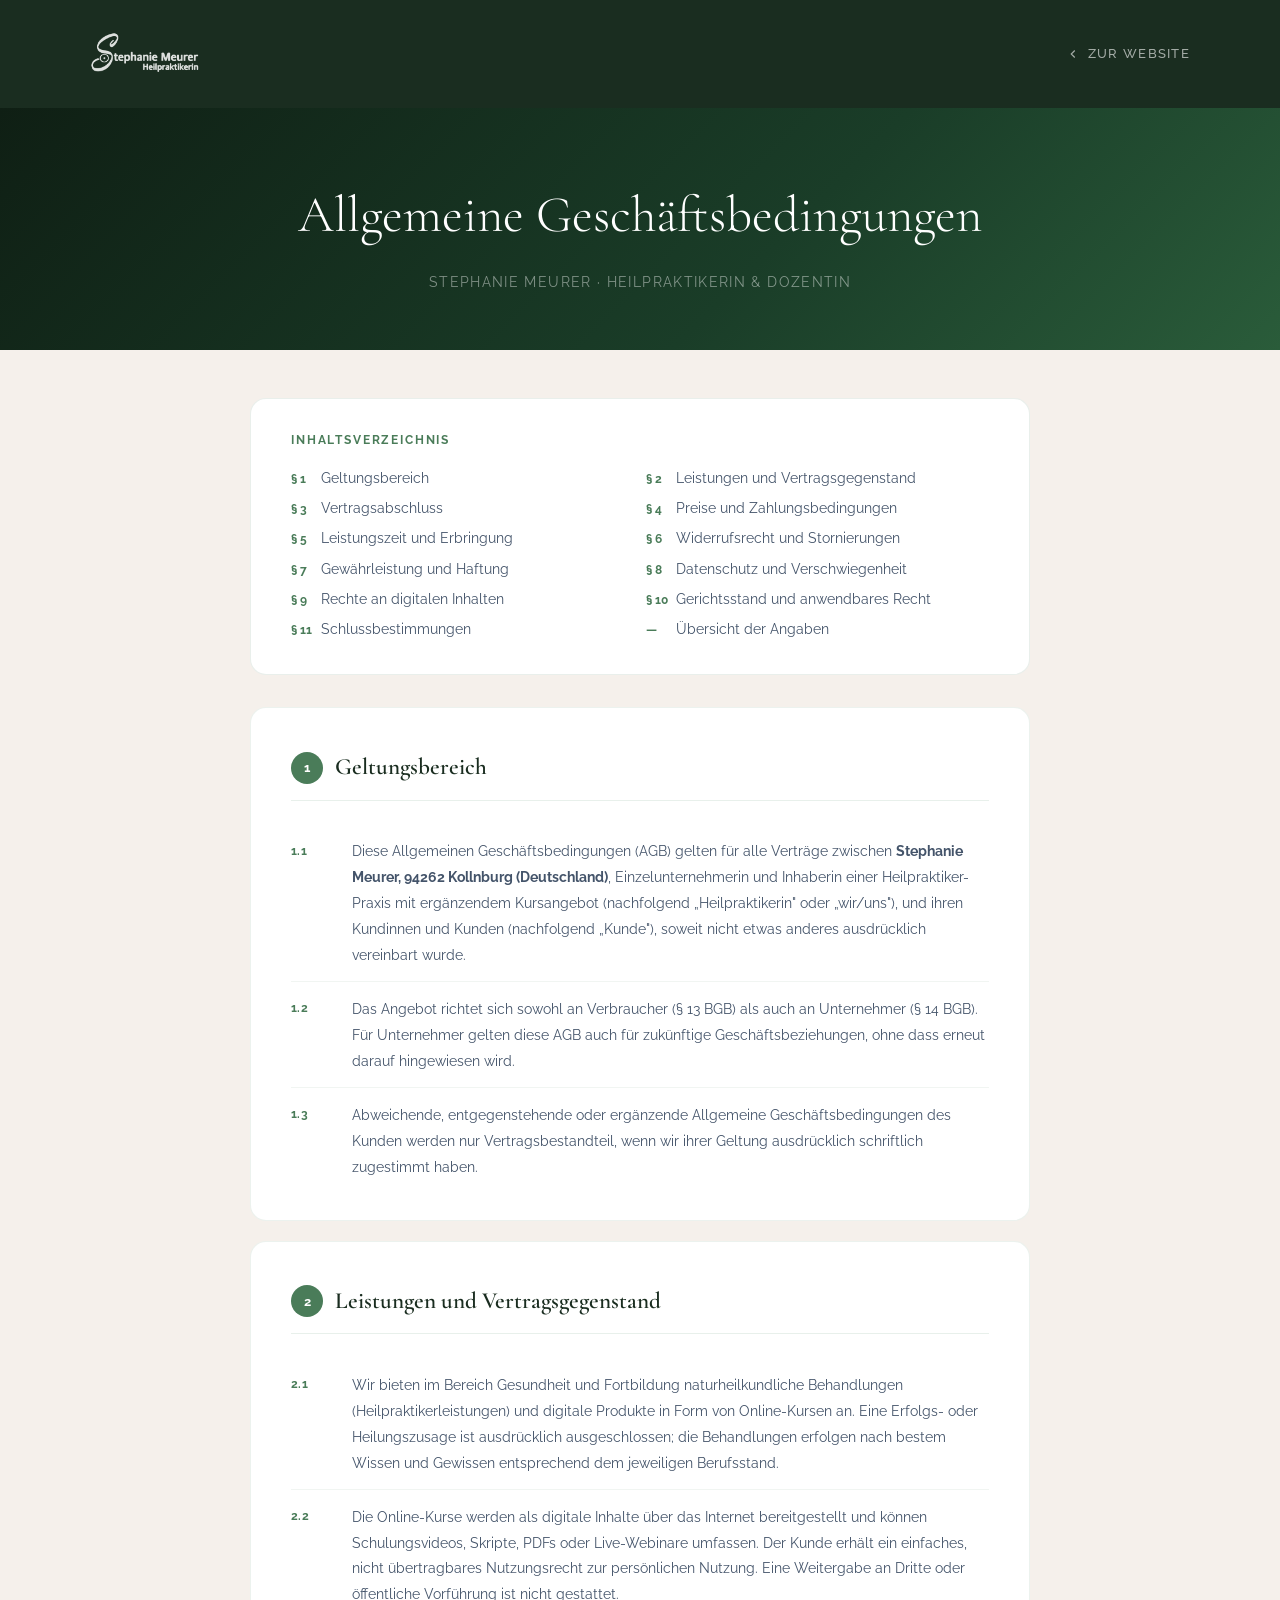
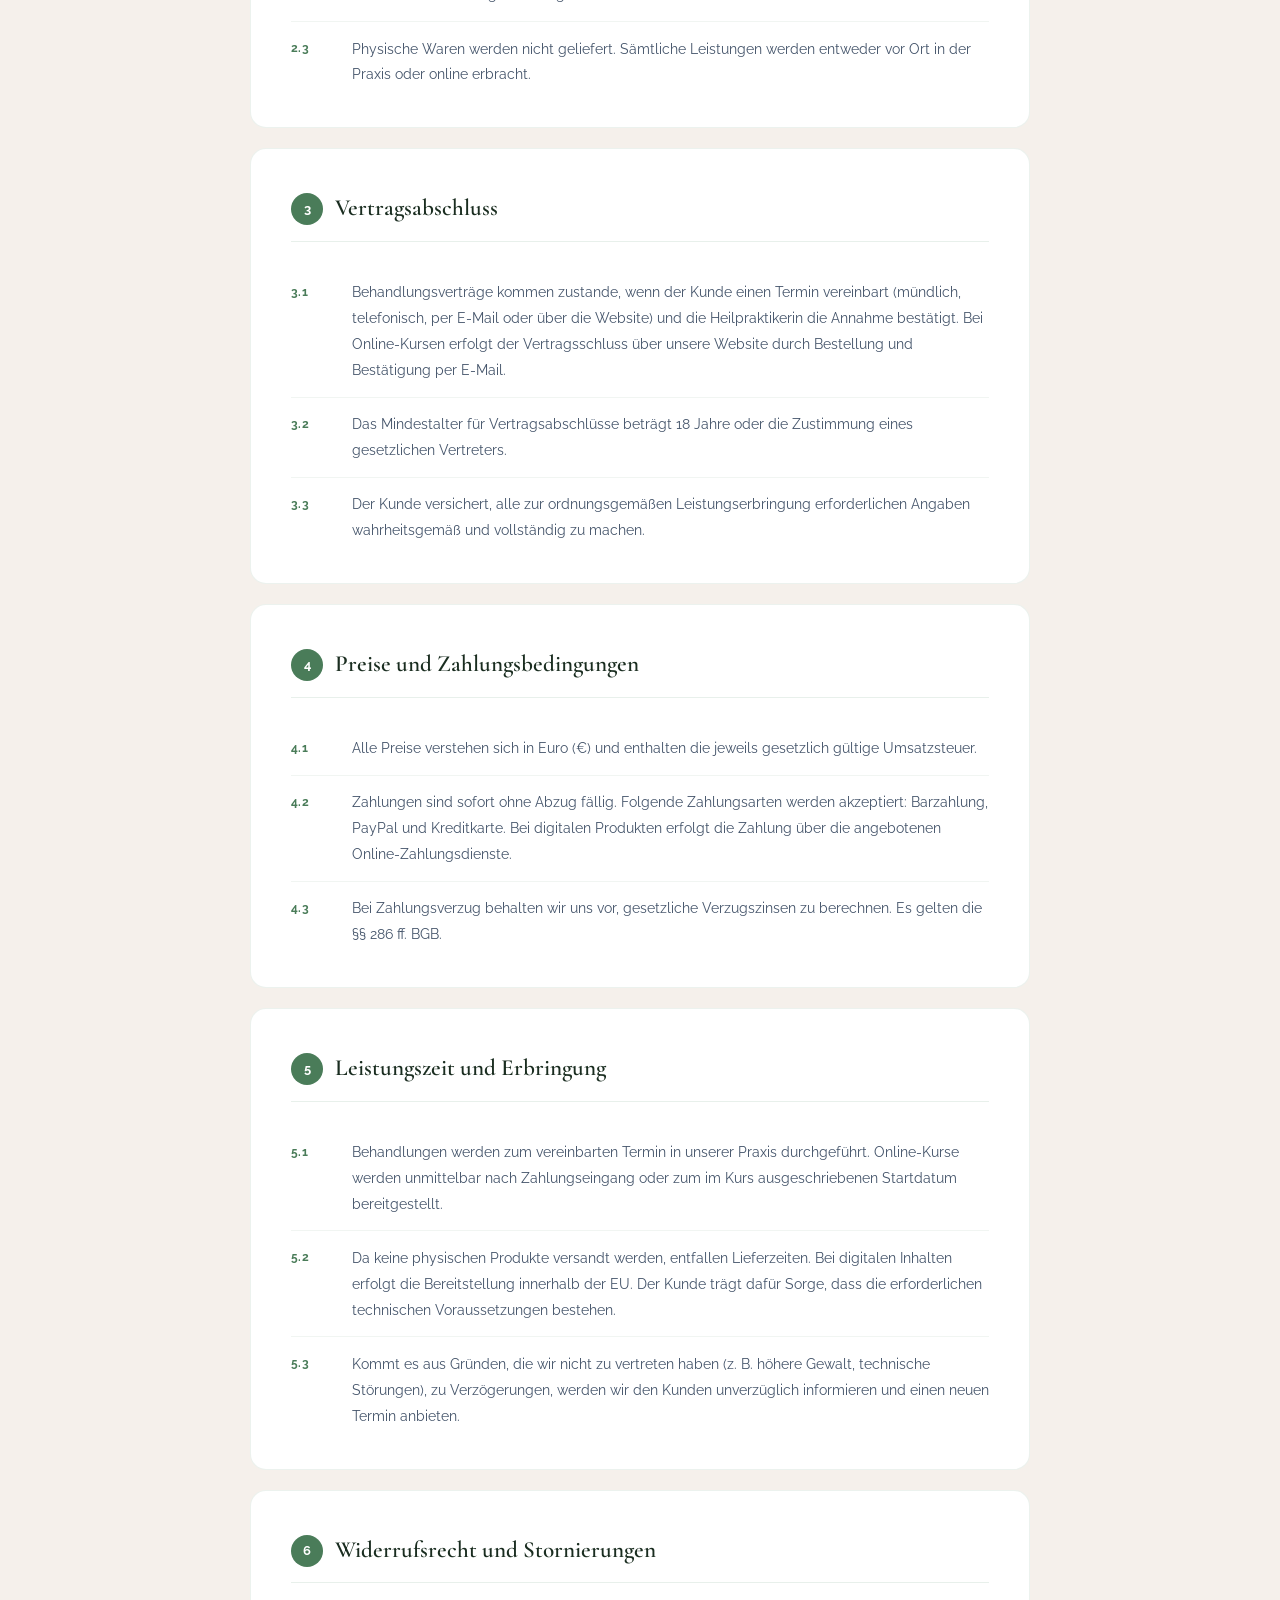
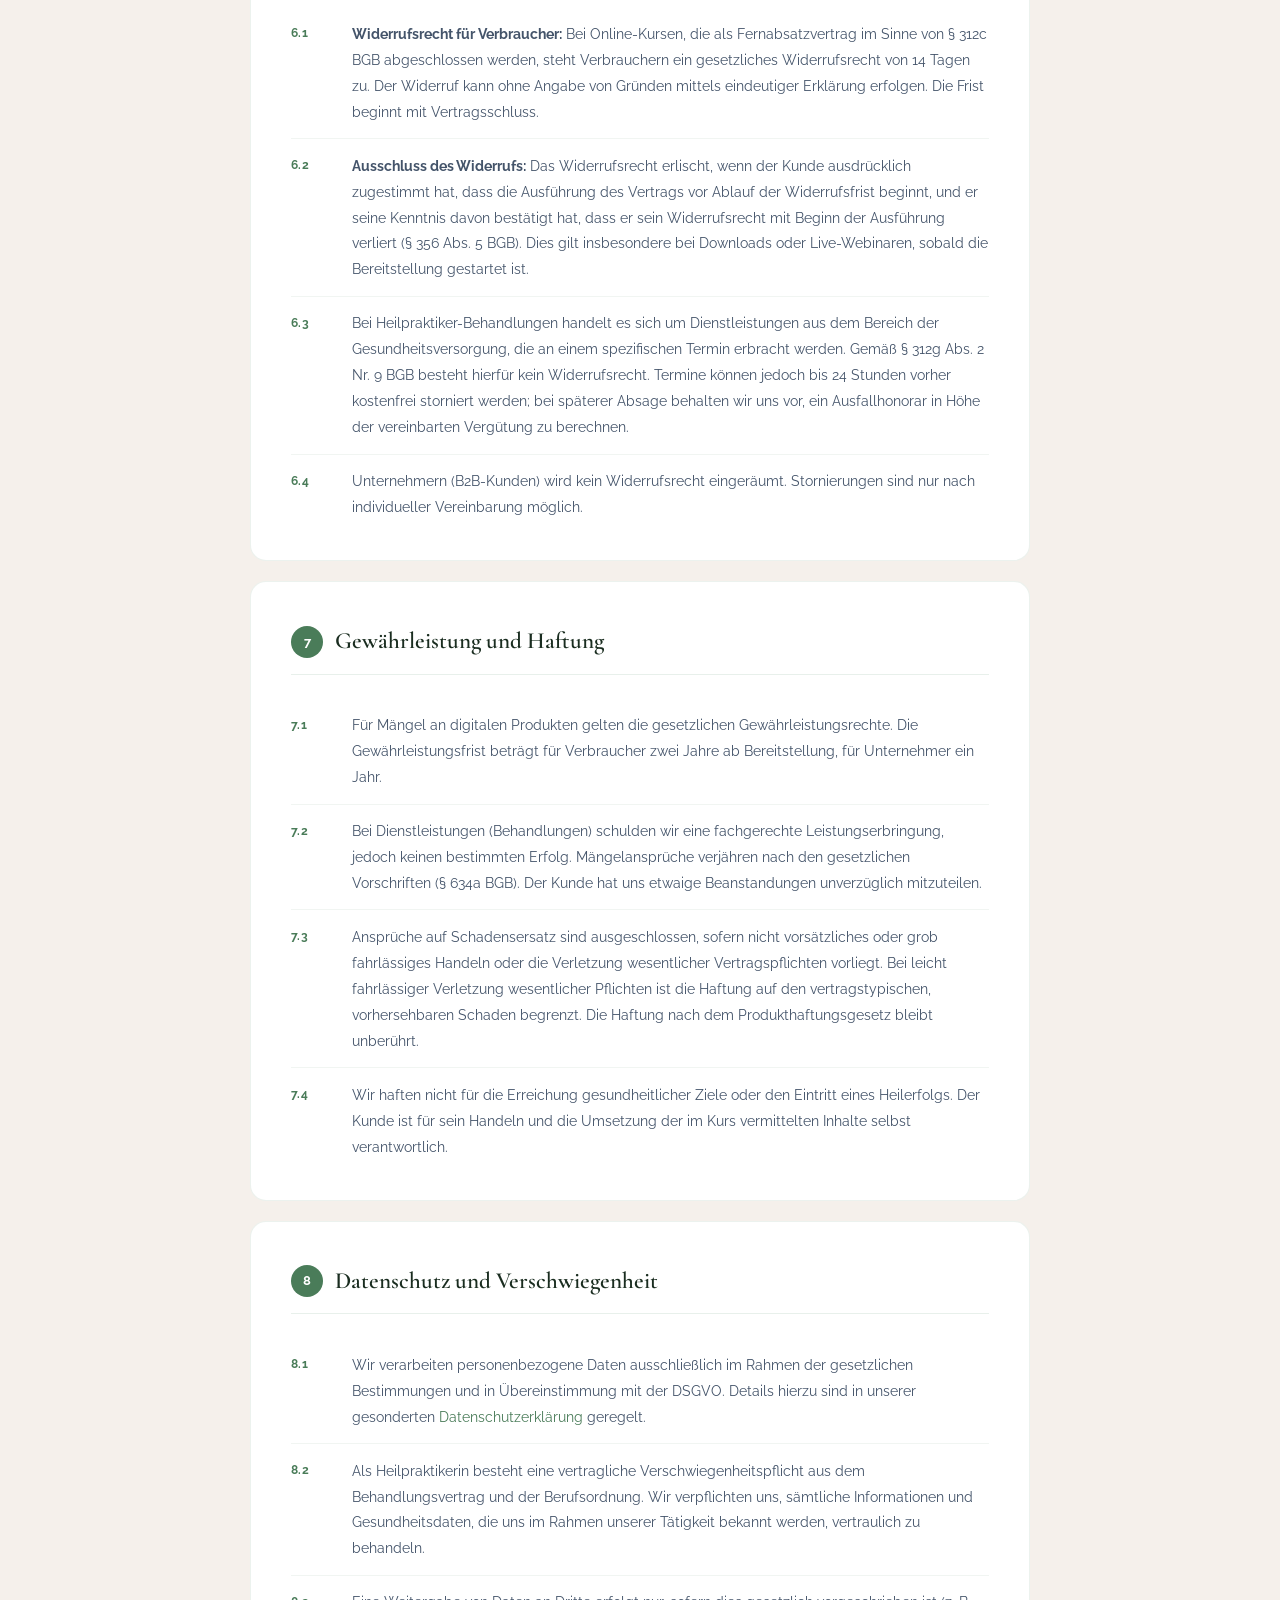
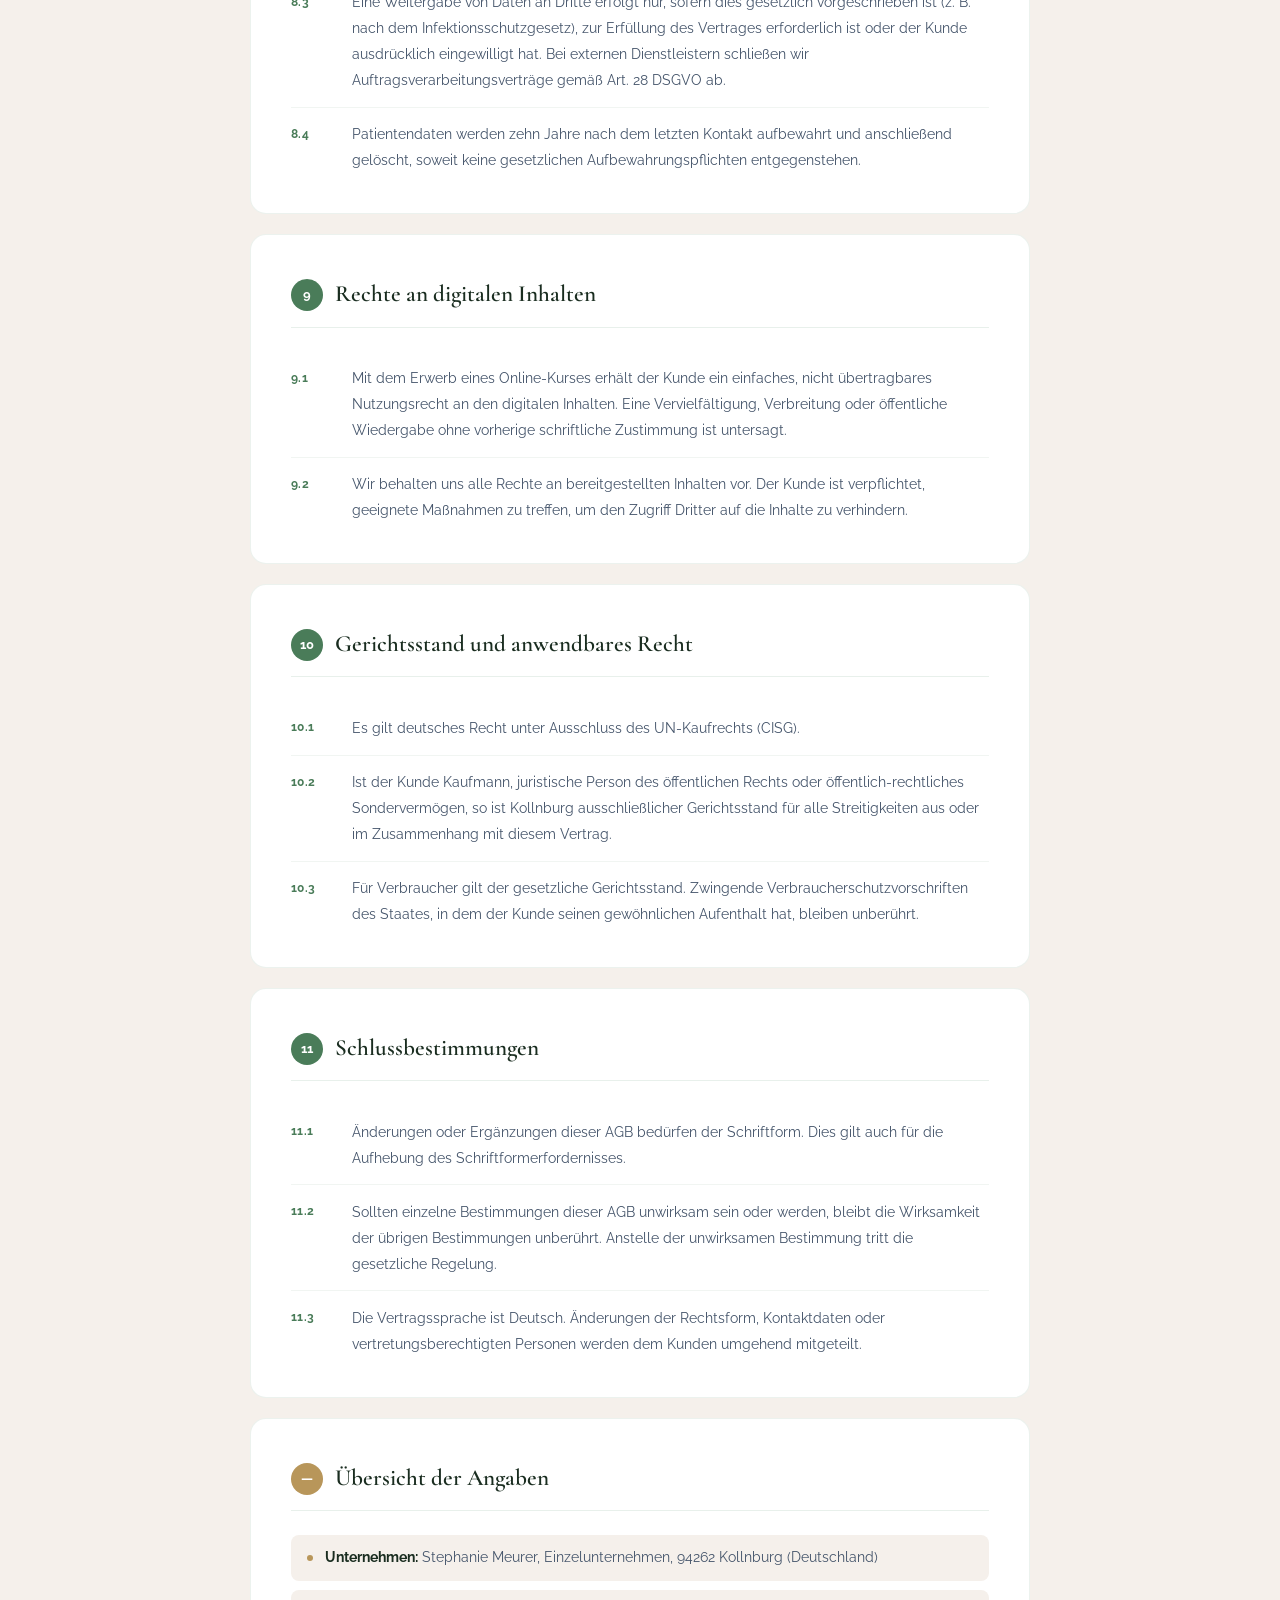
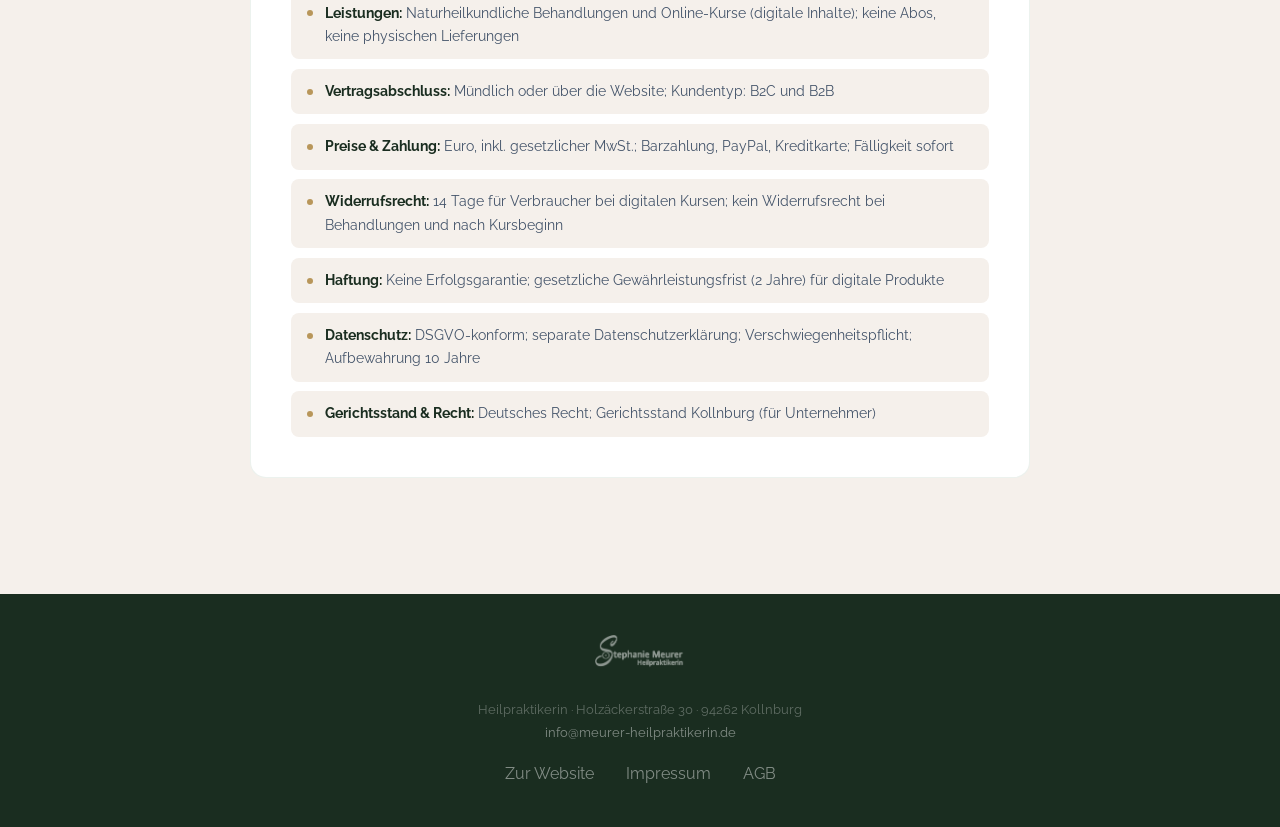
<file: agb.html>
<!DOCTYPE html>
<html lang="de">
<head>
  <meta charset="UTF-8">
  <meta name="viewport" content="width=device-width, initial-scale=1.0">
  <title>AGB | Stephanie Meurer – Heilpraktikerin</title>

  <link rel="stylesheet" href="fonts.css">

  <!-- Klaro Cookie Consent -->
  <link rel="stylesheet" href="https://cdn.kiprotect.com/klaro/v0.7/klaro.min.css">
  <style>.klaro { --green1: #4a7c59; }</style>
  <script src="klaro-config.js"></script>
  <script defer src="https://cdn.kiprotect.com/klaro/v0.7/klaro.js"></script>

  <meta name="robots" content="noindex, nofollow">

  <style>
    :root {
      --primary:   #4a7c59;
      --primary-d: #3a6347;
      --primary-l: #e8f0eb;
      --bg:        #f5f0eb;
      --text:      #44546a;
      --dark:      #1a2d20;
      --light:     #faf8f5;
      --gold:      #b8965a;
      --white:     #ffffff;
      --font-h:    'Cormorant Garamond', Georgia, serif;
      --font-b:    'Raleway', system-ui, sans-serif;
      --ease:      cubic-bezier(.25,.46,.45,.94);
      --r:         16px;
    }

    *, *::before, *::after { box-sizing: border-box; margin: 0; padding: 0; }
    html { scroll-behavior: smooth; font-size: 16px; }
    body {
      font-family: var(--font-b);
      background: var(--bg);
      color: var(--text);
      line-height: 1.7;
    }
    a { text-decoration: none; color: var(--primary); }
    a:hover { text-decoration: underline; }

    /* HEADER */
    .page-header {
      background: var(--dark);
      padding: 2rem 2.5rem;
    }
    .page-header-inner {
      max-width: 1100px;
      margin: 0 auto;
      display: flex;
      align-items: center;
      justify-content: space-between;
    }
    .page-header img { height: 44px; filter: brightness(0) invert(1); opacity: .85; }
    .header-back {
      font-size: .8rem;
      font-weight: 500;
      letter-spacing: .1em;
      text-transform: uppercase;
      color: rgba(255,255,255,.6);
      display: flex;
      align-items: center;
      gap: .5rem;
      transition: color .3s;
      text-decoration: none;
    }
    .header-back:hover { color: #fff; text-decoration: none; }
    .header-back svg { width: 14px; height: 14px; stroke: currentColor; stroke-width: 2; fill: none; }

    /* HERO STRIP */
    .page-hero {
      background: linear-gradient(135deg, #0f1f14 0%, #1a3d28 60%, #2a5c3a 100%);
      padding: 4rem 2.5rem 3.5rem;
      text-align: center;
    }
    .page-hero h1 {
      font-family: var(--font-h);
      font-size: clamp(2.2rem, 4vw, 3.5rem);
      font-weight: 300;
      color: var(--white);
      margin-bottom: .75rem;
    }
    .page-hero p {
      font-size: .85rem;
      color: rgba(255,255,255,.45);
      letter-spacing: .1em;
      text-transform: uppercase;
    }

    /* INHALTSVERZEICHNIS */
    .toc-wrap {
      max-width: 860px;
      margin: 3rem auto 0;
      padding: 0 2.5rem;
    }
    .toc {
      background: var(--white);
      border-radius: var(--r);
      padding: 2rem 2.5rem;
      border: 1px solid rgba(74,124,89,.12);
    }
    .toc h2 {
      font-family: var(--font-b);
      font-size: .72rem;
      font-weight: 700;
      letter-spacing: .16em;
      text-transform: uppercase;
      color: var(--primary);
      margin-bottom: 1rem;
    }
    .toc ol {
      list-style: none;
      display: grid;
      grid-template-columns: 1fr 1fr;
      gap: .4rem .75rem;
    }
    .toc li { counter-increment: toc-counter; }
    .toc a {
      font-size: .88rem;
      color: var(--text);
      display: flex;
      align-items: baseline;
      gap: .5rem;
      transition: color .25s;
      text-decoration: none;
    }
    .toc a:hover { color: var(--primary); text-decoration: none; }
    .toc a::before {
      content: attr(data-num);
      font-size: .72rem;
      font-weight: 700;
      color: var(--primary);
      min-width: 1.4rem;
    }

    /* CONTENT */
    .content-wrap {
      max-width: 860px;
      margin: 0 auto;
      padding: 2rem 2.5rem 6rem;
    }

    .agb-section {
      background: var(--white);
      border-radius: var(--r);
      padding: 2.5rem;
      margin-bottom: 1.25rem;
      border: 1px solid rgba(74,124,89,.10);
      scroll-margin-top: 2rem;
    }

    .agb-section h2 {
      font-family: var(--font-h);
      font-size: 1.45rem;
      font-weight: 600;
      color: var(--dark);
      margin-bottom: 1.5rem;
      padding-bottom: .75rem;
      border-bottom: 1.5px solid var(--primary-l);
      display: flex;
      align-items: center;
      gap: .75rem;
    }
    .agb-section h2 .num {
      display: inline-flex;
      align-items: center;
      justify-content: center;
      width: 32px;
      height: 32px;
      min-width: 32px;
      border-radius: 50%;
      background: var(--primary);
      color: var(--white);
      font-family: var(--font-b);
      font-size: .8rem;
      font-weight: 700;
    }

    .agb-item {
      display: flex;
      gap: 1rem;
      padding: .85rem 0;
      border-bottom: 1px solid rgba(74,124,89,.08);
      font-size: .9rem;
      line-height: 1.8;
      color: var(--text);
    }
    .agb-item:last-child { border-bottom: none; padding-bottom: 0; }
    .agb-item .item-num {
      font-size: .75rem;
      font-weight: 700;
      color: var(--primary);
      min-width: 2.8rem;
      padding-top: .15rem;
      letter-spacing: .04em;
    }
    .agb-item .item-text { flex: 1; }

    /* Übersicht-Tabelle */
    .overview-grid {
      display: flex;
      flex-direction: column;
      gap: .6rem;
    }
    .overview-row {
      display: flex;
      align-items: flex-start;
      gap: .75rem;
      padding: .7rem 1rem;
      background: var(--bg);
      border-radius: 8px;
      font-size: .88rem;
    }
    .overview-row::before {
      content: '';
      width: 6px; height: 6px;
      min-width: 6px;
      border-radius: 50%;
      background: var(--gold);
      margin-top: .55rem;
    }
    .overview-row span { color: var(--text); line-height: 1.65; }
    .overview-row strong { color: var(--dark); }

    /* FOOTER */
    footer {
      background: var(--dark);
      padding: 2.5rem;
      text-align: center;
    }
    footer img { height: 36px; margin: 0 auto 1.25rem; filter: brightness(0) invert(1); opacity: .5; }
    footer p { font-size: .8rem; color: rgba(255,255,255,.3); line-height: 1.8; }
    footer a { color: rgba(255,255,255,.45); }
    footer a:hover { color: rgba(255,255,255,.8); text-decoration: none; }
    .footer-links { display: flex; justify-content: center; gap: 2rem; margin-top: 1rem; }

    @media (max-width: 640px) {
      .toc-wrap    { padding: 0 1.25rem; }
      .content-wrap{ padding: 1.5rem 1.25rem 4rem; }
      .agb-section { padding: 1.75rem 1.25rem; }
      .toc ol      { grid-template-columns: 1fr; }
      .page-hero   { padding: 3rem 1.5rem 2.5rem; }
    }
  </style>
</head>
<body>

  <!-- HEADER -->
  <div class="page-header">
    <div class="page-header-inner">
      <img src="Namenszug_transparent.png" alt="Stephanie Meurer">
      <a href="index.html" class="header-back">
        <svg viewBox="0 0 24 24"><polyline points="15 18 9 12 15 6"/></svg>
        Zur Website
      </a>
    </div>
  </div>

  <!-- HERO -->
  <div class="page-hero">
    <h1>Allgemeine Geschäftsbedingungen</h1>
    <p>Stephanie Meurer · Heilpraktikerin &amp; Dozentin</p>
  </div>

  <!-- INHALTSVERZEICHNIS -->
  <div class="toc-wrap">
    <div class="toc">
      <h2>Inhaltsverzeichnis</h2>
      <ol>
        <li><a href="#s1" data-num="§ 1">Geltungsbereich</a></li>
        <li><a href="#s2" data-num="§ 2">Leistungen und Vertragsgegenstand</a></li>
        <li><a href="#s3" data-num="§ 3">Vertragsabschluss</a></li>
        <li><a href="#s4" data-num="§ 4">Preise und Zahlungsbedingungen</a></li>
        <li><a href="#s5" data-num="§ 5">Leistungszeit und Erbringung</a></li>
        <li><a href="#s6" data-num="§ 6">Widerrufsrecht und Stornierungen</a></li>
        <li><a href="#s7" data-num="§ 7">Gewährleistung und Haftung</a></li>
        <li><a href="#s8" data-num="§ 8">Datenschutz und Verschwiegenheit</a></li>
        <li><a href="#s9" data-num="§ 9">Rechte an digitalen Inhalten</a></li>
        <li><a href="#s10" data-num="§ 10">Gerichtsstand und anwendbares Recht</a></li>
        <li><a href="#s11" data-num="§ 11">Schlussbestimmungen</a></li>
        <li><a href="#uebersicht" data-num="—">Übersicht der Angaben</a></li>
      </ol>
    </div>
  </div>

  <!-- CONTENT -->
  <div class="content-wrap">

    <!-- § 1 -->
    <div class="agb-section" id="s1">
      <h2><span class="num">1</span>Geltungsbereich</h2>
      <div class="agb-item">
        <span class="item-num">1.1</span>
        <span class="item-text">Diese Allgemeinen Geschäftsbedingungen (AGB) gelten für alle Verträge zwischen <strong>Stephanie Meurer, 94262 Kollnburg (Deutschland)</strong>, Einzelunternehmerin und Inhaberin einer Heilpraktiker-Praxis mit ergänzendem Kursangebot (nachfolgend „Heilpraktikerin" oder „wir/uns"), und ihren Kundinnen und Kunden (nachfolgend „Kunde"), soweit nicht etwas anderes ausdrücklich vereinbart wurde.</span>
      </div>
      <div class="agb-item">
        <span class="item-num">1.2</span>
        <span class="item-text">Das Angebot richtet sich sowohl an Verbraucher (§ 13 BGB) als auch an Unternehmer (§ 14 BGB). Für Unternehmer gelten diese AGB auch für zukünftige Geschäftsbeziehungen, ohne dass erneut darauf hingewiesen wird.</span>
      </div>
      <div class="agb-item">
        <span class="item-num">1.3</span>
        <span class="item-text">Abweichende, entgegenstehende oder ergänzende Allgemeine Geschäftsbedingungen des Kunden werden nur Vertragsbestandteil, wenn wir ihrer Geltung ausdrücklich schriftlich zugestimmt haben.</span>
      </div>
    </div>

    <!-- § 2 -->
    <div class="agb-section" id="s2">
      <h2><span class="num">2</span>Leistungen und Vertragsgegenstand</h2>
      <div class="agb-item">
        <span class="item-num">2.1</span>
        <span class="item-text">Wir bieten im Bereich Gesundheit und Fortbildung naturheilkundliche Behandlungen (Heilpraktikerleistungen) und digitale Produkte in Form von Online-Kursen an. Eine Erfolgs- oder Heilungszusage ist ausdrücklich ausgeschlossen; die Behandlungen erfolgen nach bestem Wissen und Gewissen entsprechend dem jeweiligen Berufsstand.</span>
      </div>
      <div class="agb-item">
        <span class="item-num">2.2</span>
        <span class="item-text">Die Online-Kurse werden als digitale Inhalte über das Internet bereitgestellt und können Schulungsvideos, Skripte, PDFs oder Live-Webinare umfassen. Der Kunde erhält ein einfaches, nicht übertragbares Nutzungsrecht zur persönlichen Nutzung. Eine Weitergabe an Dritte oder öffentliche Vorführung ist nicht gestattet.</span>
      </div>
      <div class="agb-item">
        <span class="item-num">2.3</span>
        <span class="item-text">Physische Waren werden nicht geliefert. Sämtliche Leistungen werden entweder vor Ort in der Praxis oder online erbracht.</span>
      </div>
    </div>

    <!-- § 3 -->
    <div class="agb-section" id="s3">
      <h2><span class="num">3</span>Vertragsabschluss</h2>
      <div class="agb-item">
        <span class="item-num">3.1</span>
        <span class="item-text">Behandlungsverträge kommen zustande, wenn der Kunde einen Termin vereinbart (mündlich, telefonisch, per E-Mail oder über die Website) und die Heilpraktikerin die Annahme bestätigt. Bei Online-Kursen erfolgt der Vertragsschluss über unsere Website durch Bestellung und Bestätigung per E-Mail.</span>
      </div>
      <div class="agb-item">
        <span class="item-num">3.2</span>
        <span class="item-text">Das Mindestalter für Vertragsabschlüsse beträgt 18 Jahre oder die Zustimmung eines gesetzlichen Vertreters.</span>
      </div>
      <div class="agb-item">
        <span class="item-num">3.3</span>
        <span class="item-text">Der Kunde versichert, alle zur ordnungsgemäßen Leistungserbringung erforderlichen Angaben wahrheitsgemäß und vollständig zu machen.</span>
      </div>
    </div>

    <!-- § 4 -->
    <div class="agb-section" id="s4">
      <h2><span class="num">4</span>Preise und Zahlungsbedingungen</h2>
      <div class="agb-item">
        <span class="item-num">4.1</span>
        <span class="item-text">Alle Preise verstehen sich in Euro (€) und enthalten die jeweils gesetzlich gültige Umsatzsteuer.</span>
      </div>
      <div class="agb-item">
        <span class="item-num">4.2</span>
        <span class="item-text">Zahlungen sind sofort ohne Abzug fällig. Folgende Zahlungsarten werden akzeptiert: Barzahlung, PayPal und Kreditkarte. Bei digitalen Produkten erfolgt die Zahlung über die angebotenen Online-Zahlungsdienste.</span>
      </div>
      <div class="agb-item">
        <span class="item-num">4.3</span>
        <span class="item-text">Bei Zahlungsverzug behalten wir uns vor, gesetzliche Verzugszinsen zu berechnen. Es gelten die §§ 286 ff. BGB.</span>
      </div>
    </div>

    <!-- § 5 -->
    <div class="agb-section" id="s5">
      <h2><span class="num">5</span>Leistungszeit und Erbringung</h2>
      <div class="agb-item">
        <span class="item-num">5.1</span>
        <span class="item-text">Behandlungen werden zum vereinbarten Termin in unserer Praxis durchgeführt. Online-Kurse werden unmittelbar nach Zahlungseingang oder zum im Kurs ausgeschriebenen Startdatum bereitgestellt.</span>
      </div>
      <div class="agb-item">
        <span class="item-num">5.2</span>
        <span class="item-text">Da keine physischen Produkte versandt werden, entfallen Lieferzeiten. Bei digitalen Inhalten erfolgt die Bereitstellung innerhalb der EU. Der Kunde trägt dafür Sorge, dass die erforderlichen technischen Voraussetzungen bestehen.</span>
      </div>
      <div class="agb-item">
        <span class="item-num">5.3</span>
        <span class="item-text">Kommt es aus Gründen, die wir nicht zu vertreten haben (z. B. höhere Gewalt, technische Störungen), zu Verzögerungen, werden wir den Kunden unverzüglich informieren und einen neuen Termin anbieten.</span>
      </div>
    </div>

    <!-- § 6 -->
    <div class="agb-section" id="s6">
      <h2><span class="num">6</span>Widerrufsrecht und Stornierungen</h2>
      <div class="agb-item">
        <span class="item-num">6.1</span>
        <span class="item-text"><strong>Widerrufsrecht für Verbraucher:</strong> Bei Online-Kursen, die als Fernabsatzvertrag im Sinne von § 312c BGB abgeschlossen werden, steht Verbrauchern ein gesetzliches Widerrufsrecht von 14 Tagen zu. Der Widerruf kann ohne Angabe von Gründen mittels eindeutiger Erklärung erfolgen. Die Frist beginnt mit Vertragsschluss.</span>
      </div>
      <div class="agb-item">
        <span class="item-num">6.2</span>
        <span class="item-text"><strong>Ausschluss des Widerrufs:</strong> Das Widerrufsrecht erlischt, wenn der Kunde ausdrücklich zugestimmt hat, dass die Ausführung des Vertrags vor Ablauf der Widerrufsfrist beginnt, und er seine Kenntnis davon bestätigt hat, dass er sein Widerrufsrecht mit Beginn der Ausführung verliert (§ 356 Abs. 5 BGB). Dies gilt insbesondere bei Downloads oder Live-Webinaren, sobald die Bereitstellung gestartet ist.</span>
      </div>
      <div class="agb-item">
        <span class="item-num">6.3</span>
        <span class="item-text">Bei Heilpraktiker-Behandlungen handelt es sich um Dienstleistungen aus dem Bereich der Gesundheitsversorgung, die an einem spezifischen Termin erbracht werden. Gemäß § 312g Abs. 2 Nr. 9 BGB besteht hierfür kein Widerrufsrecht. Termine können jedoch bis 24 Stunden vorher kostenfrei storniert werden; bei späterer Absage behalten wir uns vor, ein Ausfallhonorar in Höhe der vereinbarten Vergütung zu berechnen.</span>
      </div>
      <div class="agb-item">
        <span class="item-num">6.4</span>
        <span class="item-text">Unternehmern (B2B-Kunden) wird kein Widerrufsrecht eingeräumt. Stornierungen sind nur nach individueller Vereinbarung möglich.</span>
      </div>
    </div>

    <!-- § 7 -->
    <div class="agb-section" id="s7">
      <h2><span class="num">7</span>Gewährleistung und Haftung</h2>
      <div class="agb-item">
        <span class="item-num">7.1</span>
        <span class="item-text">Für Mängel an digitalen Produkten gelten die gesetzlichen Gewährleistungsrechte. Die Gewährleistungsfrist beträgt für Verbraucher zwei Jahre ab Bereitstellung, für Unternehmer ein Jahr.</span>
      </div>
      <div class="agb-item">
        <span class="item-num">7.2</span>
        <span class="item-text">Bei Dienstleistungen (Behandlungen) schulden wir eine fachgerechte Leistungserbringung, jedoch keinen bestimmten Erfolg. Mängelansprüche verjähren nach den gesetzlichen Vorschriften (§ 634a BGB). Der Kunde hat uns etwaige Beanstandungen unverzüglich mitzuteilen.</span>
      </div>
      <div class="agb-item">
        <span class="item-num">7.3</span>
        <span class="item-text">Ansprüche auf Schadensersatz sind ausgeschlossen, sofern nicht vorsätzliches oder grob fahrlässiges Handeln oder die Verletzung wesentlicher Vertragspflichten vorliegt. Bei leicht fahrlässiger Verletzung wesentlicher Pflichten ist die Haftung auf den vertragstypischen, vorhersehbaren Schaden begrenzt. Die Haftung nach dem Produkthaftungsgesetz bleibt unberührt.</span>
      </div>
      <div class="agb-item">
        <span class="item-num">7.4</span>
        <span class="item-text">Wir haften nicht für die Erreichung gesundheitlicher Ziele oder den Eintritt eines Heilerfolgs. Der Kunde ist für sein Handeln und die Umsetzung der im Kurs vermittelten Inhalte selbst verantwortlich.</span>
      </div>
    </div>

    <!-- § 8 -->
    <div class="agb-section" id="s8">
      <h2><span class="num">8</span>Datenschutz und Verschwiegenheit</h2>
      <div class="agb-item">
        <span class="item-num">8.1</span>
        <span class="item-text">Wir verarbeiten personenbezogene Daten ausschließlich im Rahmen der gesetzlichen Bestimmungen und in Übereinstimmung mit der DSGVO. Details hierzu sind in unserer gesonderten <a href="datenschutz.html">Datenschutzerklärung</a> geregelt.</span>
      </div>
      <div class="agb-item">
        <span class="item-num">8.2</span>
        <span class="item-text">Als Heilpraktikerin besteht eine vertragliche Verschwiegenheitspflicht aus dem Behandlungsvertrag und der Berufsordnung. Wir verpflichten uns, sämtliche Informationen und Gesundheitsdaten, die uns im Rahmen unserer Tätigkeit bekannt werden, vertraulich zu behandeln.</span>
      </div>
      <div class="agb-item">
        <span class="item-num">8.3</span>
        <span class="item-text">Eine Weitergabe von Daten an Dritte erfolgt nur, sofern dies gesetzlich vorgeschrieben ist (z. B. nach dem Infektionsschutzgesetz), zur Erfüllung des Vertrages erforderlich ist oder der Kunde ausdrücklich eingewilligt hat. Bei externen Dienstleistern schließen wir Auftragsverarbeitungsverträge gemäß Art. 28 DSGVO ab.</span>
      </div>
      <div class="agb-item">
        <span class="item-num">8.4</span>
        <span class="item-text">Patientendaten werden zehn Jahre nach dem letzten Kontakt aufbewahrt und anschließend gelöscht, soweit keine gesetzlichen Aufbewahrungspflichten entgegenstehen.</span>
      </div>
    </div>

    <!-- § 9 -->
    <div class="agb-section" id="s9">
      <h2><span class="num">9</span>Rechte an digitalen Inhalten</h2>
      <div class="agb-item">
        <span class="item-num">9.1</span>
        <span class="item-text">Mit dem Erwerb eines Online-Kurses erhält der Kunde ein einfaches, nicht übertragbares Nutzungsrecht an den digitalen Inhalten. Eine Vervielfältigung, Verbreitung oder öffentliche Wiedergabe ohne vorherige schriftliche Zustimmung ist untersagt.</span>
      </div>
      <div class="agb-item">
        <span class="item-num">9.2</span>
        <span class="item-text">Wir behalten uns alle Rechte an bereitgestellten Inhalten vor. Der Kunde ist verpflichtet, geeignete Maßnahmen zu treffen, um den Zugriff Dritter auf die Inhalte zu verhindern.</span>
      </div>
    </div>

    <!-- § 10 -->
    <div class="agb-section" id="s10">
      <h2><span class="num">10</span>Gerichtsstand und anwendbares Recht</h2>
      <div class="agb-item">
        <span class="item-num">10.1</span>
        <span class="item-text">Es gilt deutsches Recht unter Ausschluss des UN-Kaufrechts (CISG).</span>
      </div>
      <div class="agb-item">
        <span class="item-num">10.2</span>
        <span class="item-text">Ist der Kunde Kaufmann, juristische Person des öffentlichen Rechts oder öffentlich-rechtliches Sondervermögen, so ist Kollnburg ausschließlicher Gerichtsstand für alle Streitigkeiten aus oder im Zusammenhang mit diesem Vertrag.</span>
      </div>
      <div class="agb-item">
        <span class="item-num">10.3</span>
        <span class="item-text">Für Verbraucher gilt der gesetzliche Gerichtsstand. Zwingende Verbraucherschutzvorschriften des Staates, in dem der Kunde seinen gewöhnlichen Aufenthalt hat, bleiben unberührt.</span>
      </div>
    </div>

    <!-- § 11 -->
    <div class="agb-section" id="s11">
      <h2><span class="num">11</span>Schlussbestimmungen</h2>
      <div class="agb-item">
        <span class="item-num">11.1</span>
        <span class="item-text">Änderungen oder Ergänzungen dieser AGB bedürfen der Schriftform. Dies gilt auch für die Aufhebung des Schriftformerfordernisses.</span>
      </div>
      <div class="agb-item">
        <span class="item-num">11.2</span>
        <span class="item-text">Sollten einzelne Bestimmungen dieser AGB unwirksam sein oder werden, bleibt die Wirksamkeit der übrigen Bestimmungen unberührt. Anstelle der unwirksamen Bestimmung tritt die gesetzliche Regelung.</span>
      </div>
      <div class="agb-item">
        <span class="item-num">11.3</span>
        <span class="item-text">Die Vertragssprache ist Deutsch. Änderungen der Rechtsform, Kontaktdaten oder vertretungsberechtigten Personen werden dem Kunden umgehend mitgeteilt.</span>
      </div>
    </div>

    <!-- Übersicht -->
    <div class="agb-section" id="uebersicht">
      <h2><span class="num" style="background:var(--gold);">—</span>Übersicht der Angaben</h2>
      <div class="overview-grid">
        <div class="overview-row"><span><strong>Unternehmen:</strong> Stephanie Meurer, Einzelunternehmen, 94262 Kollnburg (Deutschland)</span></div>
        <div class="overview-row"><span><strong>Leistungen:</strong> Naturheilkundliche Behandlungen und Online-Kurse (digitale Inhalte); keine Abos, keine physischen Lieferungen</span></div>
        <div class="overview-row"><span><strong>Vertragsabschluss:</strong> Mündlich oder über die Website; Kundentyp: B2C und B2B</span></div>
        <div class="overview-row"><span><strong>Preise &amp; Zahlung:</strong> Euro, inkl. gesetzlicher MwSt.; Barzahlung, PayPal, Kreditkarte; Fälligkeit sofort</span></div>
        <div class="overview-row"><span><strong>Widerrufsrecht:</strong> 14 Tage für Verbraucher bei digitalen Kursen; kein Widerrufsrecht bei Behandlungen und nach Kursbeginn</span></div>
        <div class="overview-row"><span><strong>Haftung:</strong> Keine Erfolgsgarantie; gesetzliche Gewährleistungsfrist (2 Jahre) für digitale Produkte</span></div>
        <div class="overview-row"><span><strong>Datenschutz:</strong> DSGVO-konform; separate Datenschutzerklärung; Verschwiegenheitspflicht; Aufbewahrung 10 Jahre</span></div>
        <div class="overview-row"><span><strong>Gerichtsstand &amp; Recht:</strong> Deutsches Recht; Gerichtsstand Kollnburg (für Unternehmer)</span></div>
      </div>
    </div>

  </div>

  <!-- FOOTER -->
  <footer>
    <img src="Namenszug_transparent.png" alt="Stephanie Meurer">
    <p>Heilpraktikerin · Holzäckerstraße 30 · 94262 Kollnburg<br>
      <a href="mailto:info@meurer-heilpraktikerin.de">info@meurer-heilpraktikerin.de</a>
    </p>
    <div class="footer-links">
      <a href="index.html">Zur Website</a>
      <a href="impressum.html">Impressum</a>
      <a href="agb.html">AGB</a>
    </div>
  </footer>

</body>
</html>
</file>
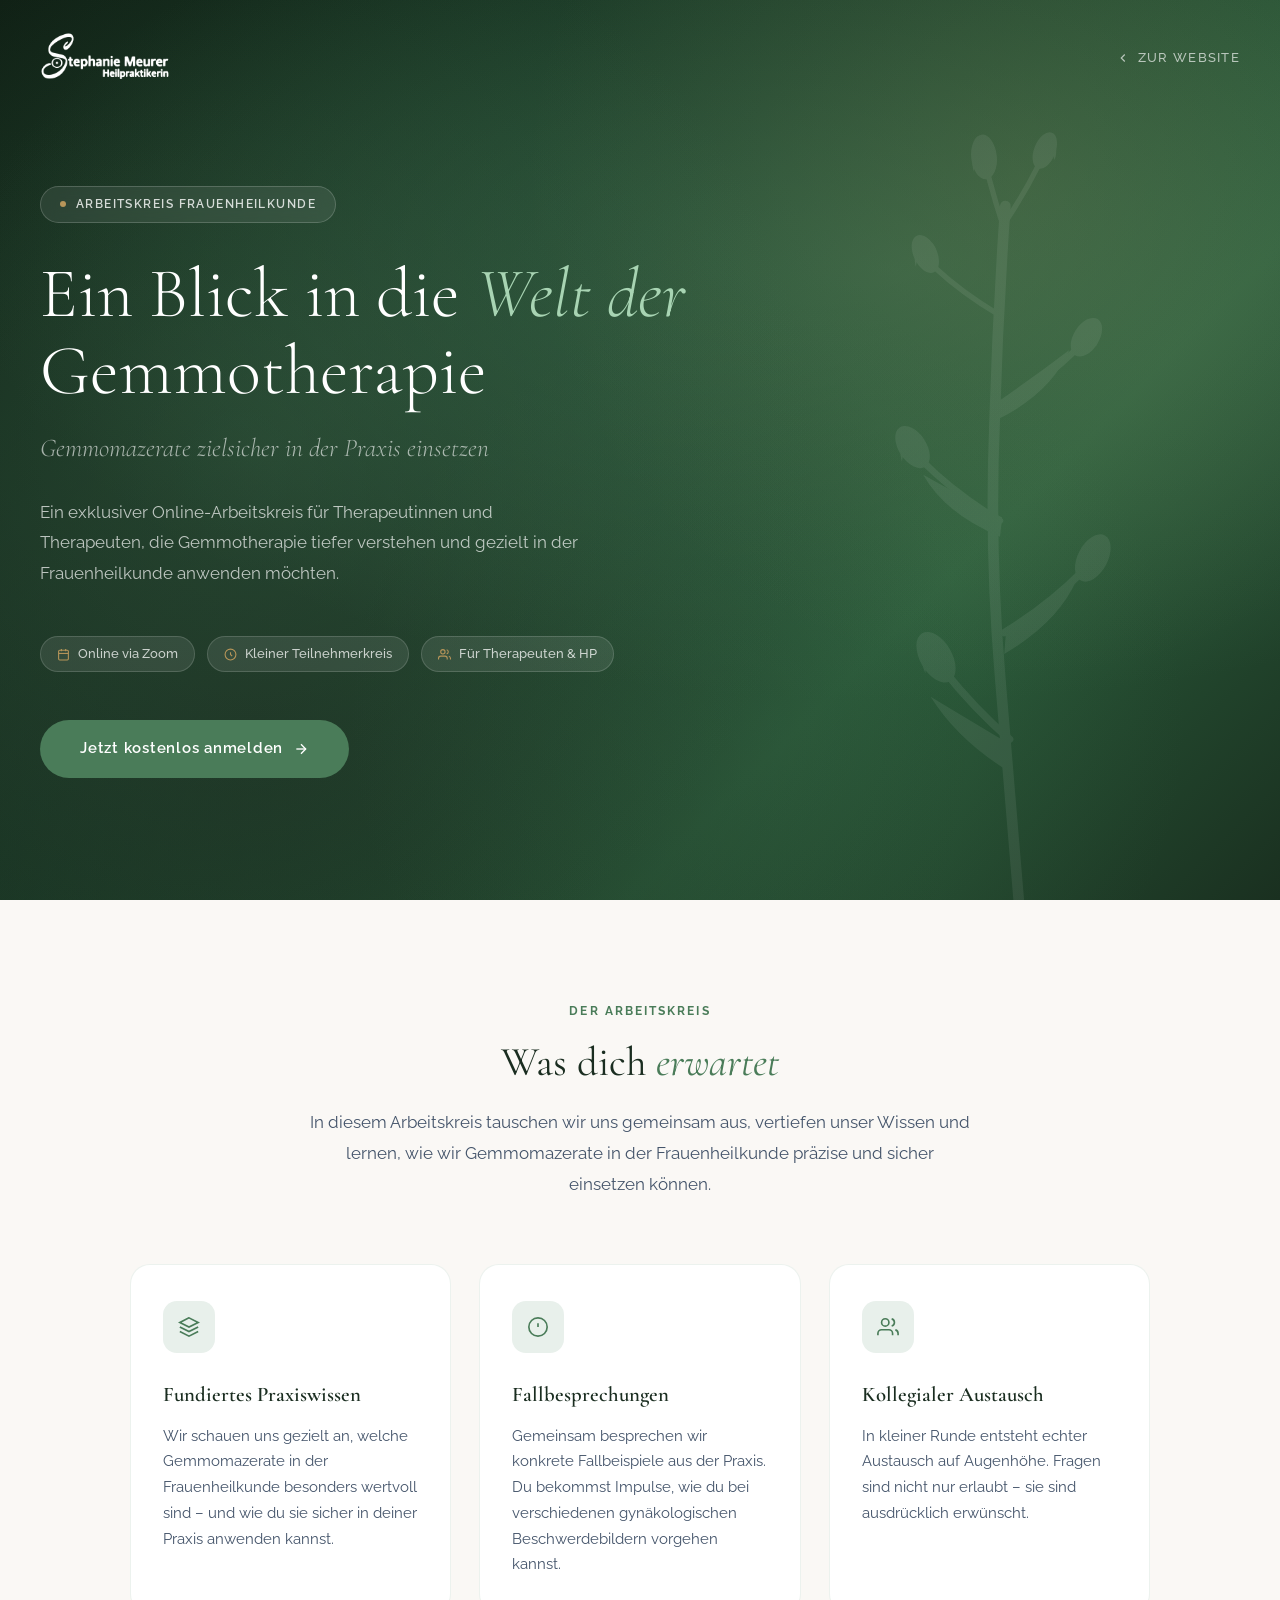
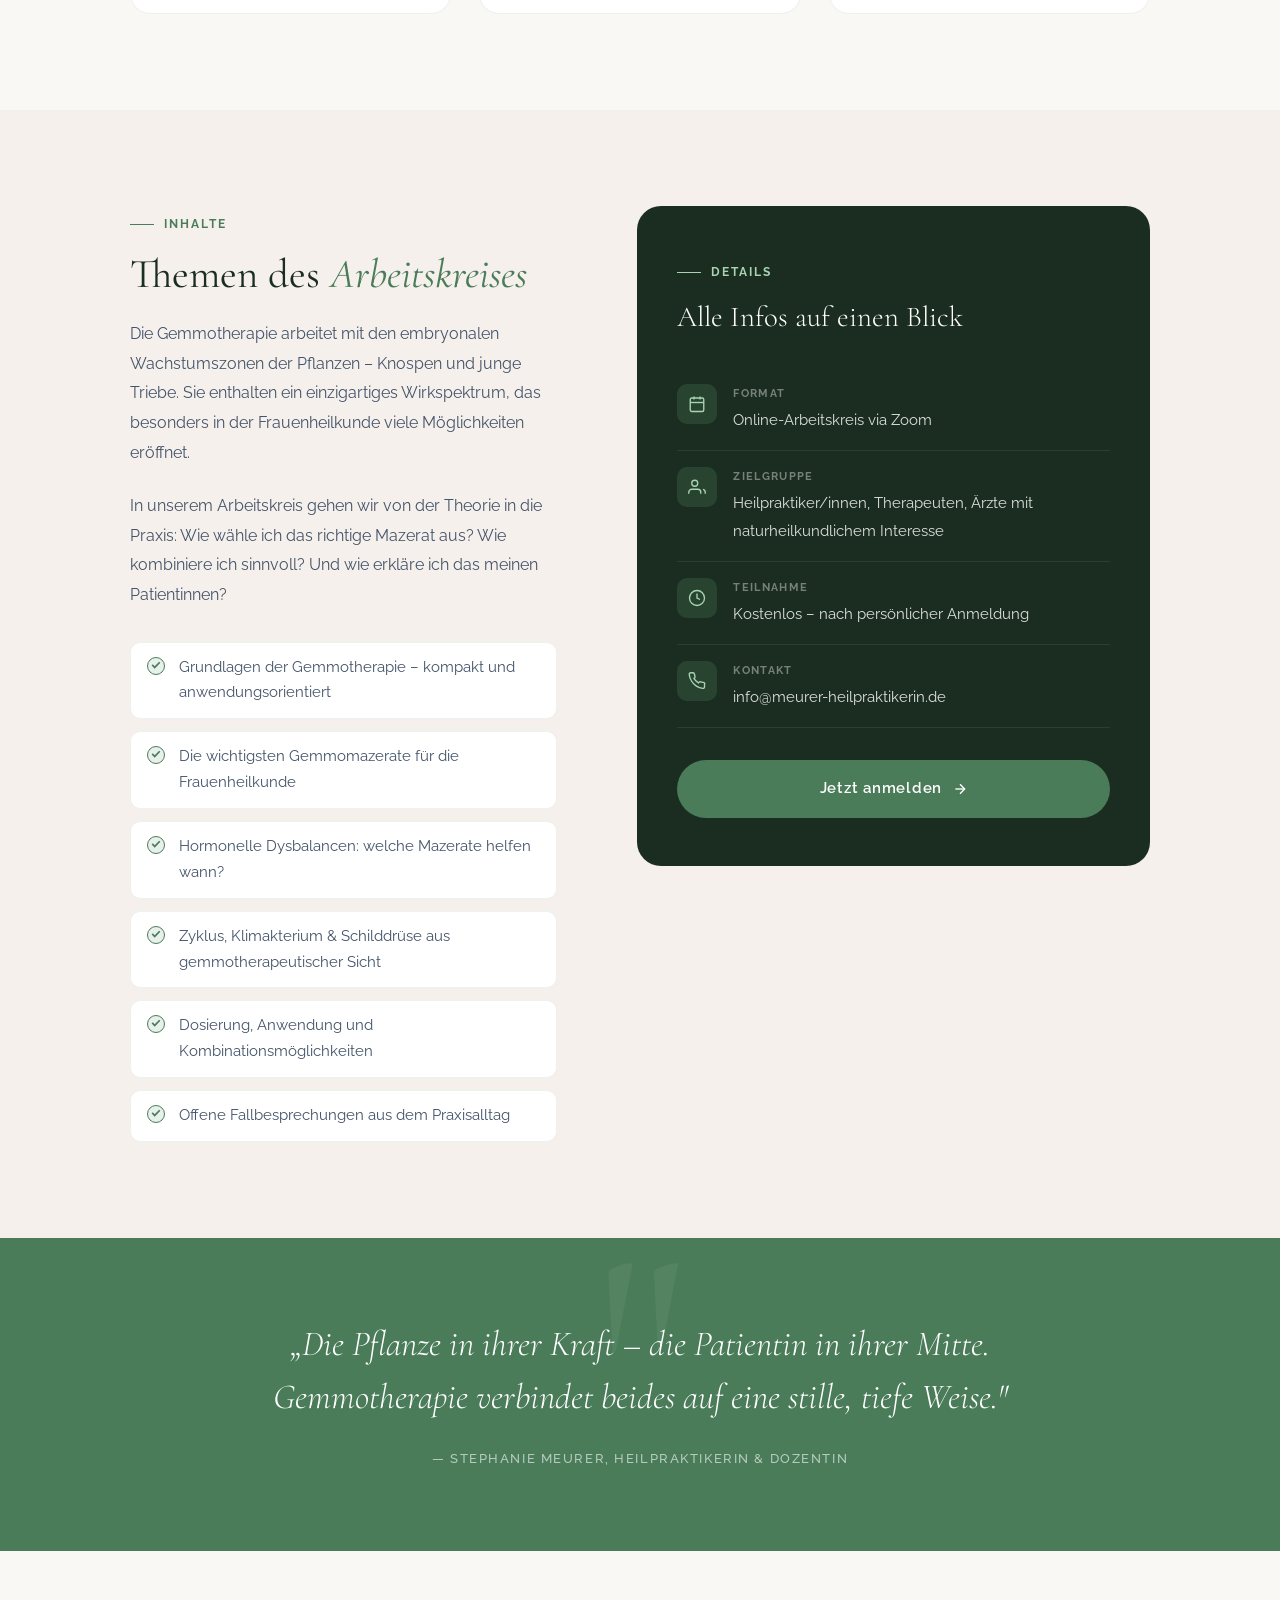
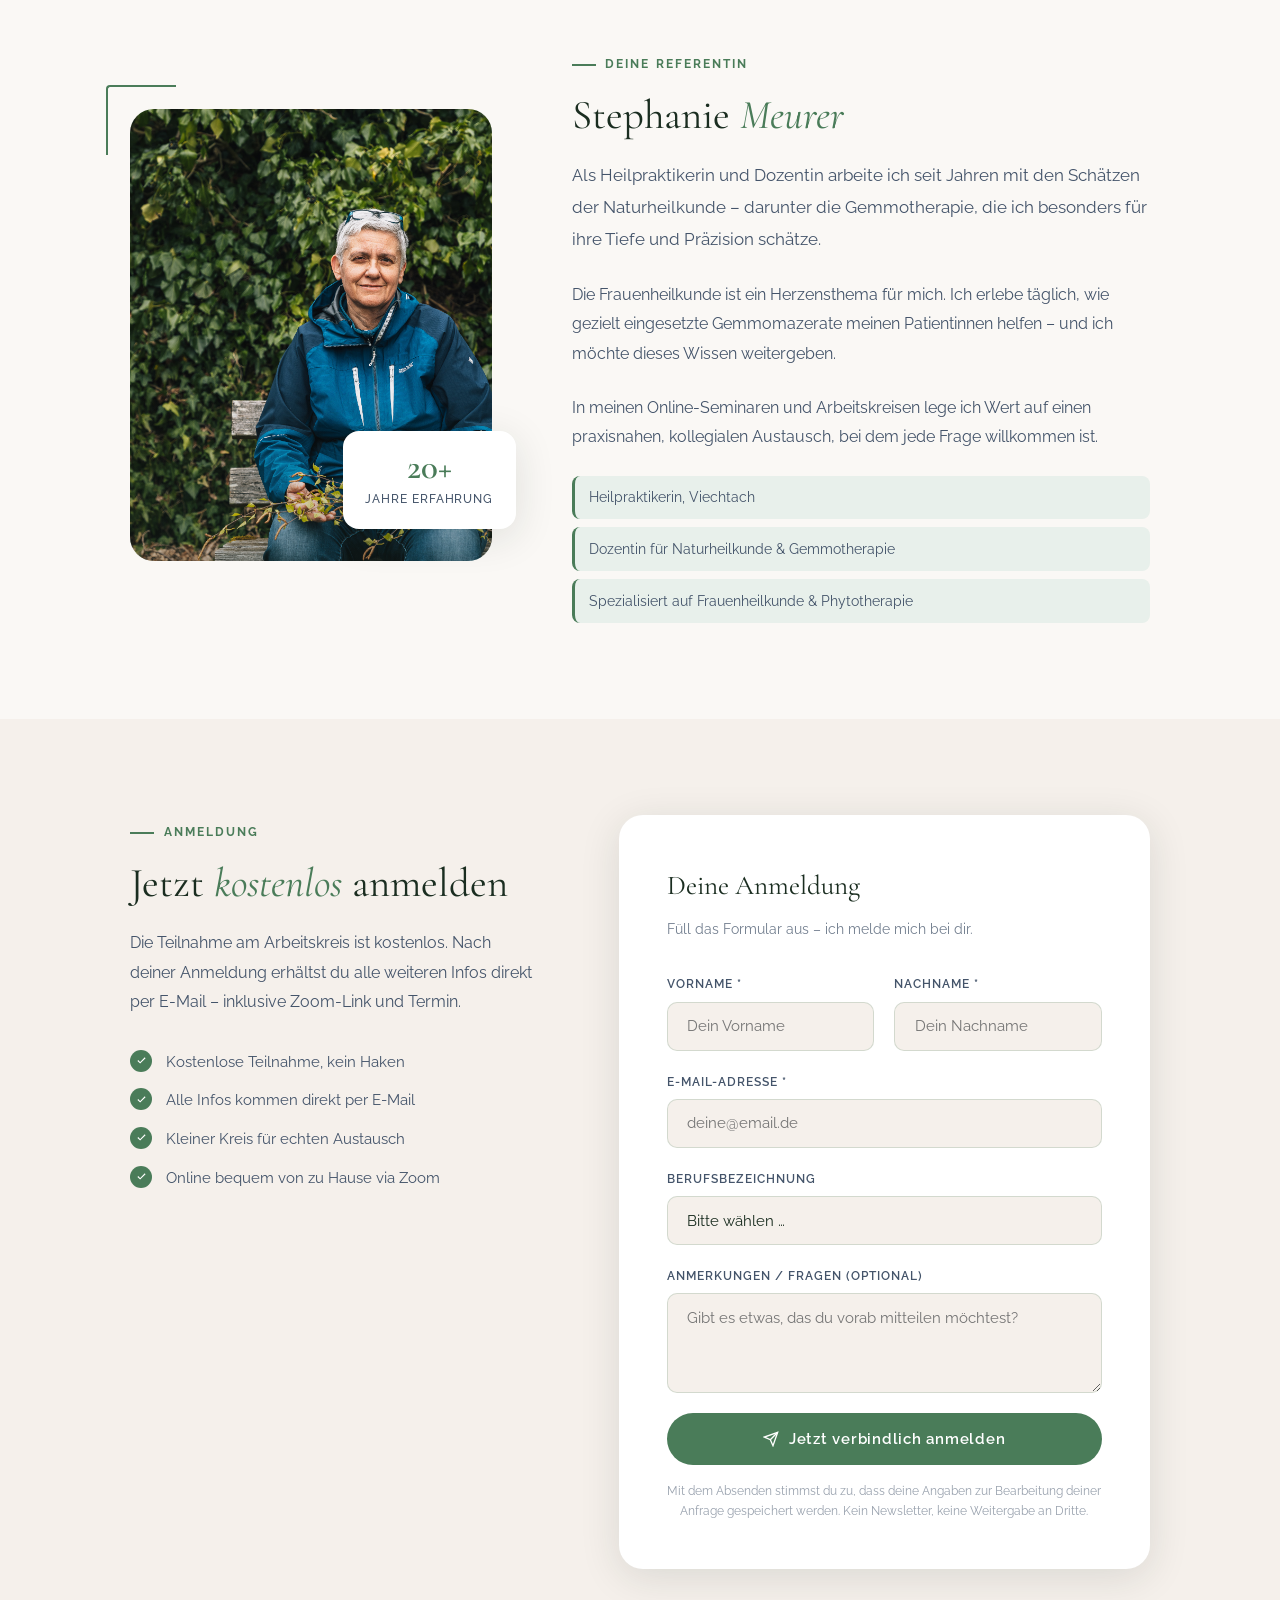
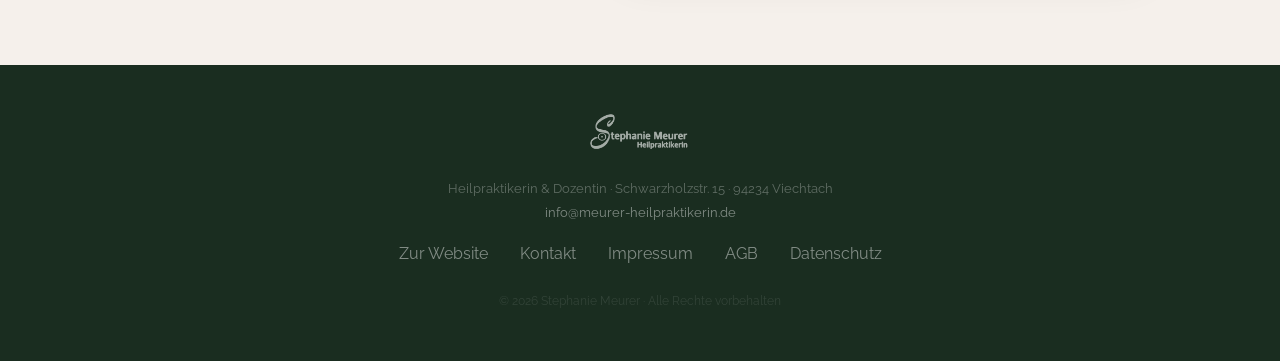
<file: arbeitskreis-gemmotherapie.html>
<!DOCTYPE html>
<html lang="de">
<head>
  <meta charset="UTF-8">
  <meta name="viewport" content="width=device-width, initial-scale=1.0">
  <title>Arbeitskreis Frauenheilkunde – Ein Blick in die Welt der Gemmotherapie | Stephanie Meurer</title>

  <link rel="stylesheet" href="fonts.css">

  <!-- Klaro Cookie Consent -->
  <link rel="stylesheet" href="https://cdn.kiprotect.com/klaro/v0.7/klaro.min.css">
  <style>.klaro { --green1: #4a7c59; }</style>
  <script src="klaro-config.js"></script>
  <script defer src="https://cdn.kiprotect.com/klaro/v0.7/klaro.js"></script>

  <meta name="description" content="Arbeitskreis Frauenheilkunde mit Stephanie Meurer – Gemmomazerate zielsicher in der Praxis einsetzen. Jetzt kostenlos anmelden.">
  <meta name="robots" content="noindex, nofollow">

  <style>
    /* ─── VARIABLES ─────────────────────────────────── */
    :root {
      --primary:   #4a7c59;
      --primary-d: #3a6347;
      --primary-l: #e8f0eb;
      --accent:    #a01400;
      --bg:        #f5f0eb;
      --text:      #44546a;
      --dark:      #1a2d20;
      --light:     #faf8f5;
      --gold:      #b8965a;
      --white:     #ffffff;
      --shadow:    0 8px 40px rgba(26,45,32,.12);
      --shadow-lg: 0 24px 80px rgba(26,45,32,.18);
      --font-h:    'Cormorant Garamond', Georgia, serif;
      --font-b:    'Raleway', system-ui, sans-serif;
      --ease:      cubic-bezier(.25,.46,.45,.94);
      --r:         16px;
    }

    *, *::before, *::after { box-sizing: border-box; margin: 0; padding: 0; }
    html { scroll-behavior: smooth; font-size: 16px; }
    body {
      font-family: var(--font-b);
      background: var(--bg);
      color: var(--text);
      line-height: 1.7;
      overflow-x: hidden;
    }
    img { max-width: 100%; display: block; }
    a   { text-decoration: none; color: inherit; }

    @keyframes fade-up {
      from { opacity: 0; transform: translateY(30px); }
      to   { opacity: 1; transform: translateY(0); }
    }
    @keyframes pulse-dot {
      0%, 100% { transform: scale(1); opacity: 1; }
      50%       { transform: scale(1.5); opacity: .5; }
    }
    @keyframes sway {
      0%   { transform: rotate(-3deg) scale(1); }
      100% { transform: rotate(3deg) scale(1.03); }
    }
    @keyframes mesh-shift {
      0%   { opacity: .6; transform: scale(1); }
      100% { opacity: 1; transform: scale(1.05); }
    }

    /* ─── HEADER ────────────────────────────────────── */
    header {
      position: absolute;
      top: 0; left: 0; right: 0;
      z-index: 10;
      padding: 2rem 2.5rem;
      display: flex;
      align-items: center;
      justify-content: space-between;
      max-width: 1280px;
      margin: 0 auto;
      left: 50%;
      transform: translateX(-50%);
      width: 100%;
    }
    header img { height: 52px; filter: brightness(0) invert(1); }
    .header-back {
      font-family: var(--font-b);
      font-size: .8rem;
      font-weight: 500;
      letter-spacing: .1em;
      text-transform: uppercase;
      color: rgba(255,255,255,.65);
      display: flex;
      align-items: center;
      gap: .5rem;
      transition: color .3s;
    }
    .header-back:hover { color: rgba(255,255,255,1); }
    .header-back svg { width: 14px; height: 14px; stroke: currentColor; stroke-width: 2; fill: none; }

    /* ─── HERO ──────────────────────────────────────── */
    #hero {
      position: relative;
      min-height: 100vh;
      display: flex;
      align-items: center;
      overflow: hidden;
      background: var(--dark);
    }
    .hero-bg {
      position: absolute;
      inset: 0;
      background:
        radial-gradient(ellipse 120% 80% at 70% 30%, rgba(74,124,89,.5) 0%, transparent 60%),
        radial-gradient(ellipse 80% 100% at 20% 80%, rgba(26,45,32,.9) 0%, transparent 70%),
        linear-gradient(135deg, #0f1f14 0%, #1a3d28 40%, #2a5c3a 70%, #1a3020 100%);
    }
    .hero-mesh {
      position: absolute;
      inset: 0;
      background:
        radial-gradient(circle at 20% 50%, rgba(74,124,89,.25) 0%, transparent 50%),
        radial-gradient(circle at 80% 20%, rgba(184,150,90,.12) 0%, transparent 40%),
        radial-gradient(circle at 60% 80%, rgba(74,124,89,.15) 0%, transparent 40%);
      animation: mesh-shift 12s ease-in-out infinite alternate;
    }
    .hero-botanical {
      position: absolute;
      right: -40px;
      bottom: -40px;
      width: 50%;
      max-width: 650px;
      opacity: .07;
      animation: sway 8s ease-in-out infinite alternate;
    }
    .hero-content {
      position: relative;
      z-index: 3;
      max-width: 1280px;
      margin: 0 auto;
      padding: 10rem 2.5rem 6rem;
      width: 100%;
    }
    .hero-tag {
      display: inline-flex;
      align-items: center;
      gap: .6rem;
      padding: .45rem 1.2rem;
      background: rgba(255,255,255,.08);
      border: 1px solid rgba(255,255,255,.18);
      border-radius: 50px;
      font-size: .75rem;
      font-weight: 600;
      letter-spacing: .12em;
      text-transform: uppercase;
      color: rgba(255,255,255,.8);
      margin-bottom: 2rem;
      backdrop-filter: blur(8px);
      animation: fade-up .8s var(--ease) .2s both;
    }
    .hero-tag::before {
      content: '';
      width: 6px; height: 6px;
      border-radius: 50%;
      background: var(--gold);
      animation: pulse-dot 2s ease-in-out infinite;
    }
    .hero-headline {
      font-family: var(--font-h);
      font-size: clamp(2.8rem, 5.5vw, 5rem);
      font-weight: 300;
      line-height: 1.1;
      color: var(--white);
      max-width: 760px;
      margin-bottom: 1rem;
      animation: fade-up .8s var(--ease) .4s both;
    }
    .hero-headline em { font-style: italic; color: #a8d4b3; }
    .hero-subtitle {
      font-family: var(--font-h);
      font-size: clamp(1.2rem, 2vw, 1.6rem);
      font-weight: 300;
      font-style: italic;
      color: rgba(255,255,255,.6);
      margin-bottom: 1.75rem;
      animation: fade-up .8s var(--ease) .5s both;
    }
    .hero-sub {
      font-size: 1.05rem;
      color: rgba(255,255,255,.7);
      max-width: 540px;
      line-height: 1.8;
      margin-bottom: 3rem;
      animation: fade-up .8s var(--ease) .6s both;
    }
    .hero-pills {
      display: flex;
      flex-wrap: wrap;
      gap: .75rem;
      margin-bottom: 3rem;
      animation: fade-up .8s var(--ease) .7s both;
    }
    .pill {
      display: inline-flex;
      align-items: center;
      gap: .5rem;
      padding: .4rem 1rem;
      background: rgba(255,255,255,.09);
      border: 1px solid rgba(255,255,255,.15);
      border-radius: 50px;
      font-size: .8rem;
      font-weight: 500;
      color: rgba(255,255,255,.75);
      backdrop-filter: blur(6px);
    }
    .pill svg { width: 13px; height: 13px; stroke: var(--gold); stroke-width: 2; fill: none; }
    .hero-cta {
      animation: fade-up .8s var(--ease) .85s both;
    }
    .btn-primary {
      display: inline-flex;
      align-items: center;
      gap: .6rem;
      padding: 1rem 2.5rem;
      background: var(--primary);
      color: var(--white);
      border: none;
      border-radius: 50px;
      font-family: var(--font-b);
      font-weight: 600;
      font-size: .95rem;
      letter-spacing: .05em;
      cursor: pointer;
      transition: all .35s var(--ease);
      text-decoration: none;
    }
    .btn-primary:hover {
      background: var(--primary-d);
      transform: translateY(-2px);
      box-shadow: 0 12px 32px rgba(74,124,89,.45);
    }
    .btn-primary svg { width: 16px; height: 16px; stroke: currentColor; stroke-width: 2; fill: none; }

    /* ─── SECTION BASE ───────────────────────────────── */
    .section-inner {
      max-width: 1100px;
      margin: 0 auto;
      padding: 0 2.5rem;
    }
    .section-tag {
      display: inline-flex;
      align-items: center;
      gap: .6rem;
      font-size: .72rem;
      font-weight: 700;
      letter-spacing: .18em;
      text-transform: uppercase;
      color: var(--primary);
      margin-bottom: 1rem;
    }
    .section-tag::before {
      content: '';
      width: 24px; height: 1.5px;
      background: var(--primary);
    }
    .section-title {
      font-family: var(--font-h);
      font-size: clamp(2rem, 3.2vw, 3rem);
      font-weight: 400;
      line-height: 1.2;
      color: var(--dark);
      margin-bottom: 1.25rem;
    }
    .section-title em { font-style: italic; color: var(--primary); }

    /* ─── WAS ERWARTET DICH ─────────────────────────── */
    #was-erwartet {
      padding: 6rem 0;
      background: var(--light);
    }
    .was-header {
      text-align: center;
      max-width: 660px;
      margin: 0 auto 4rem;
    }
    .was-header .section-tag { justify-content: center; }
    .was-header .section-tag::before { display: none; }
    .was-header p {
      font-size: 1.05rem;
      line-height: 1.85;
      color: var(--text);
    }
    .was-grid {
      display: grid;
      grid-template-columns: repeat(3, 1fr);
      gap: 1.75rem;
    }
    .was-card {
      background: var(--white);
      border-radius: 20px;
      padding: 2.25rem 2rem;
      border: 1px solid rgba(74,124,89,.10);
      transition: all .4s var(--ease);
      position: relative;
      overflow: hidden;
    }
    .was-card::before {
      content: '';
      position: absolute;
      top: 0; left: 0; right: 0;
      height: 3px;
      background: linear-gradient(90deg, var(--primary), var(--gold));
      transform: scaleX(0);
      transform-origin: left;
      transition: transform .4s var(--ease);
    }
    .was-card:hover { transform: translateY(-5px); box-shadow: var(--shadow-lg); border-color: transparent; }
    .was-card:hover::before { transform: scaleX(1); }
    .was-icon {
      width: 52px; height: 52px;
      border-radius: 14px;
      background: var(--primary-l);
      display: flex;
      align-items: center;
      justify-content: center;
      margin-bottom: 1.5rem;
      transition: all .3s var(--ease);
    }
    .was-icon svg { width: 22px; height: 22px; stroke: var(--primary); stroke-width: 1.8; fill: none; }
    .was-card:hover .was-icon { background: var(--primary); }
    .was-card:hover .was-icon svg { stroke: var(--white); }
    .was-card h3 {
      font-family: var(--font-h);
      font-size: 1.3rem;
      font-weight: 600;
      color: var(--dark);
      margin-bottom: .65rem;
    }
    .was-card p { font-size: .92rem; line-height: 1.75; color: var(--text); }

    /* ─── THEMEN ─────────────────────────────────────── */
    #themen {
      padding: 6rem 0;
      background: var(--bg);
    }
    .themen-layout {
      display: grid;
      grid-template-columns: 1fr 1.2fr;
      gap: 5rem;
      align-items: start;
    }
    .themen-text p {
      font-size: 1rem;
      line-height: 1.85;
      color: var(--text);
      margin-bottom: 1.5rem;
    }
    .themen-list {
      list-style: none;
      margin-top: 2rem;
      display: flex;
      flex-direction: column;
      gap: .75rem;
    }
    .themen-list li {
      display: flex;
      align-items: flex-start;
      gap: .9rem;
      font-size: .95rem;
      color: var(--text);
      padding: .75rem 1rem;
      background: var(--white);
      border-radius: 10px;
      border: 1px solid rgba(74,124,89,.10);
    }
    .themen-list li::before {
      content: '';
      width: 18px; height: 18px;
      min-width: 18px;
      border-radius: 50%;
      background: var(--primary-l);
      border: 1.5px solid var(--primary);
      background-image: url("data:image/svg+xml,%3Csvg xmlns='http://www.w3.org/2000/svg' viewBox='0 0 16 16'%3E%3Cpath d='M6.5 11L3 7.5l1.4-1.4L6.5 8.2 11.6 3l1.4 1.4z' fill='%234a7c59'/%3E%3C/svg%3E");
      background-size: 14px;
      background-position: center;
      background-repeat: no-repeat;
      margin-top: 2px;
    }
    .themen-info-card {
      background: var(--dark);
      border-radius: 24px;
      padding: 3rem 2.5rem;
      color: var(--white);
      position: sticky;
      top: 2rem;
    }
    .themen-info-card .section-tag { color: #a8d4b3; }
    .themen-info-card .section-tag::before { background: #a8d4b3; }
    .themen-info-card h3 {
      font-family: var(--font-h);
      font-size: 1.8rem;
      font-weight: 300;
      color: var(--white);
      margin-bottom: 2rem;
      line-height: 1.3;
    }
    .info-row {
      display: flex;
      align-items: flex-start;
      gap: 1rem;
      padding: 1rem 0;
      border-bottom: 1px solid rgba(255,255,255,.08);
    }
    .info-row:last-of-type { border-bottom: none; }
    .info-icon {
      width: 40px; height: 40px;
      min-width: 40px;
      border-radius: 10px;
      background: rgba(74,124,89,.3);
      display: flex;
      align-items: center;
      justify-content: center;
    }
    .info-icon svg { width: 18px; height: 18px; stroke: #a8d4b3; stroke-width: 1.8; fill: none; }
    .info-text strong {
      display: block;
      font-size: .7rem;
      font-weight: 700;
      letter-spacing: .12em;
      text-transform: uppercase;
      color: rgba(255,255,255,.4);
      margin-bottom: .2rem;
    }
    .info-text span { font-size: .95rem; color: rgba(255,255,255,.85); }

    /* ─── QUOTE BANNER ───────────────────────────────── */
    #quote {
      padding: 5rem 0;
      background: var(--primary);
      text-align: center;
      position: relative;
      overflow: hidden;
    }
    #quote::before {
      content: '"';
      position: absolute;
      top: -2rem; left: 50%;
      transform: translateX(-50%);
      font-family: var(--font-h);
      font-size: 20rem;
      color: rgba(255,255,255,.05);
      line-height: 1;
      pointer-events: none;
    }
    #quote blockquote {
      font-family: var(--font-h);
      font-size: clamp(1.5rem, 2.8vw, 2.2rem);
      font-weight: 300;
      font-style: italic;
      color: var(--white);
      max-width: 780px;
      margin: 0 auto 1.25rem;
      line-height: 1.5;
      position: relative;
      z-index: 1;
    }
    #quote cite {
      font-family: var(--font-b);
      font-size: .82rem;
      font-weight: 500;
      letter-spacing: .12em;
      text-transform: uppercase;
      color: rgba(255,255,255,.6);
      font-style: normal;
      position: relative;
      z-index: 1;
    }

    /* ─── ÜBER STEPHANIE ─────────────────────────────── */
    #ueber {
      padding: 6rem 0;
      background: var(--light);
    }
    .ueber-grid {
      display: grid;
      grid-template-columns: 1fr 1.6fr;
      gap: 5rem;
      align-items: center;
    }
    .ueber-visual {
      position: relative;
    }
    .ueber-image-frame {
      border-radius: 24px;
      overflow: hidden;
      aspect-ratio: 4/5;
      background: #c8d8cc;
      position: relative;
    }
    .ueber-image-frame img {
      width: 100%;
      height: 100%;
      object-fit: cover;
      object-position: 62% 20%;
    }
    .ueber-image-frame::after {
      content: '';
      position: absolute;
      inset: 0;
      background: linear-gradient(180deg, transparent 60%, rgba(26,45,32,.25) 100%);
    }
    .ueber-corner {
      position: absolute;
      top: -1.5rem; left: -1.5rem;
      width: 70px; height: 70px;
      border-top: 2px solid var(--primary);
      border-left: 2px solid var(--primary);
      border-radius: 4px 0 0 0;
    }
    .ueber-badge {
      position: absolute;
      bottom: 2rem; right: -1.5rem;
      background: var(--white);
      border-radius: var(--r);
      padding: 1.1rem 1.4rem;
      box-shadow: var(--shadow);
      z-index: 2;
      text-align: center;
      min-width: 140px;
    }
    .ueber-badge strong {
      display: block;
      font-family: var(--font-h);
      font-size: 2.2rem;
      line-height: 1;
      color: var(--primary);
    }
    .ueber-badge span {
      font-size: .72rem;
      font-weight: 500;
      letter-spacing: .08em;
      text-transform: uppercase;
      color: var(--text);
    }
    .ueber-text p {
      font-size: 1rem;
      line-height: 1.85;
      color: var(--text);
      margin-bottom: 1.5rem;
    }
    .ueber-text p:first-of-type { font-size: 1.08rem; }
    .credentials {
      display: flex;
      flex-direction: column;
      gap: .5rem;
      margin-top: 1.5rem;
    }
    .credential {
      display: flex;
      align-items: center;
      gap: .75rem;
      font-size: .9rem;
      color: var(--text);
      padding: .6rem .9rem;
      background: var(--primary-l);
      border-radius: 8px;
      border-left: 3px solid var(--primary);
    }

    /* ─── ANMELDEFORMULAR ────────────────────────────── */
    #anmeldung {
      padding: 6rem 0;
      background: var(--bg);
    }
    .anmeldung-layout {
      display: grid;
      grid-template-columns: 1fr 1.3fr;
      gap: 5rem;
      align-items: start;
    }
    .anmeldung-info h2 { margin-bottom: 1.25rem; }
    .anmeldung-info p {
      font-size: 1rem;
      line-height: 1.85;
      color: var(--text);
      margin-bottom: 2rem;
    }
    .anmeldung-benefits {
      display: flex;
      flex-direction: column;
      gap: .85rem;
    }
    .benefit-row {
      display: flex;
      align-items: flex-start;
      gap: .85rem;
      font-size: .92rem;
      color: var(--text);
    }
    .benefit-check {
      width: 22px; height: 22px;
      min-width: 22px;
      border-radius: 50%;
      background: var(--primary);
      display: flex;
      align-items: center;
      justify-content: center;
      margin-top: 1px;
    }
    .benefit-check svg { width: 11px; height: 11px; stroke: var(--white); stroke-width: 2.5; fill: none; }

    .anmeldung-form {
      background: var(--white);
      border-radius: 24px;
      padding: 3rem;
      box-shadow: var(--shadow);
    }
    .anmeldung-form h3 {
      font-family: var(--font-h);
      font-size: 1.7rem;
      font-weight: 400;
      color: var(--dark);
      margin-bottom: .5rem;
    }
    .anmeldung-form .form-subtitle {
      font-size: .9rem;
      color: var(--text);
      margin-bottom: 2rem;
      opacity: .75;
    }
    .form-group {
      display: flex;
      flex-direction: column;
      gap: .45rem;
      margin-bottom: 1.25rem;
    }
    .form-group label {
      font-size: .78rem;
      font-weight: 600;
      letter-spacing: .08em;
      text-transform: uppercase;
      color: var(--text);
    }
    .form-group input,
    .form-group select,
    .form-group textarea {
      width: 100%;
      padding: .9rem 1.2rem;
      border: 1.5px solid rgba(74,124,89,.2);
      border-radius: 10px;
      font-family: var(--font-b);
      font-size: .95rem;
      color: var(--dark);
      background: var(--bg);
      transition: border-color .3s, box-shadow .3s;
      outline: none;
      appearance: none;
    }
    .form-group input:focus,
    .form-group select:focus,
    .form-group textarea:focus {
      border-color: var(--primary);
      box-shadow: 0 0 0 3px rgba(74,124,89,.12);
    }
    .form-group textarea { resize: vertical; min-height: 100px; }
    .form-row { display: grid; grid-template-columns: 1fr 1fr; gap: 1.25rem; }
    .form-submit {
      width: 100%;
      padding: 1.05rem;
      background: var(--primary);
      color: var(--white);
      border: none;
      border-radius: 50px;
      font-family: var(--font-b);
      font-size: .95rem;
      font-weight: 600;
      letter-spacing: .05em;
      cursor: pointer;
      transition: all .35s var(--ease);
      margin-top: .5rem;
      display: flex;
      align-items: center;
      justify-content: center;
      gap: .6rem;
    }
    .form-submit:hover { background: var(--primary-d); transform: translateY(-2px); box-shadow: 0 12px 30px rgba(74,124,89,.35); }
    .form-submit svg { width: 16px; height: 16px; stroke: currentColor; stroke-width: 2; fill: none; }
    .form-hint {
      text-align: center;
      font-size: .78rem;
      color: var(--text);
      opacity: .55;
      margin-top: 1rem;
      line-height: 1.6;
    }
    .success-msg {
      display: none;
      text-align: center;
      padding: 2rem;
    }
    .success-msg .check-circle {
      width: 64px; height: 64px;
      border-radius: 50%;
      background: var(--primary-l);
      display: flex;
      align-items: center;
      justify-content: center;
      margin: 0 auto 1.25rem;
    }
    .success-msg .check-circle svg { width: 28px; height: 28px; stroke: var(--primary); stroke-width: 2; fill: none; }
    .success-msg h4 {
      font-family: var(--font-h);
      font-size: 1.6rem;
      color: var(--dark);
      margin-bottom: .75rem;
    }
    .success-msg p { font-size: .95rem; color: var(--text); line-height: 1.7; }

    /* ─── FOOTER ─────────────────────────────────────── */
    footer {
      background: var(--dark);
      padding: 3rem 2.5rem;
      text-align: center;
    }
    footer img { height: 40px; margin: 0 auto 1.5rem; filter: brightness(0) invert(1); opacity: .6; }
    footer p { font-size: .82rem; color: rgba(255,255,255,.3); line-height: 1.8; }
    footer a { color: rgba(255,255,255,.45); transition: color .25s; }
    footer a:hover { color: rgba(255,255,255,.8); }
    .footer-links { display: flex; justify-content: center; gap: 2rem; margin-top: 1rem; }

    /* ─── RESPONSIVE ─────────────────────────────────── */
    @media (max-width: 1024px) {
      .themen-layout   { grid-template-columns: 1fr; }
      .ueber-grid      { grid-template-columns: 1fr; }
      .ueber-visual    { max-width: 420px; margin: 0 auto; }
      .anmeldung-layout{ grid-template-columns: 1fr; }
      .was-grid        { grid-template-columns: repeat(2, 1fr); }
      .themen-info-card { position: static; }
    }
    @media (max-width: 768px) {
      .hero-content  { padding: 8rem 1.5rem 4rem; }
      .hero-pills    { gap: .5rem; }
      .was-grid      { grid-template-columns: 1fr; }
      .form-row      { grid-template-columns: 1fr; }
      .anmeldung-form{ padding: 2rem 1.5rem; }
      header         { padding: 1.5rem; }
      .section-inner { padding: 0 1.5rem; }
      .ueber-badge   { right: .5rem; }
    }
  </style>
</head>
<body>

  <!-- HEADER -->
  <header>
    <img src="Namenszug_transparent.png" alt="Stephanie Meurer">
    <a href="index.html" class="header-back">
      <svg viewBox="0 0 24 24"><polyline points="15 18 9 12 15 6"/></svg>
      Zur Website
    </a>
  </header>

  <!-- HERO -->
  <section id="hero">
    <div class="hero-bg"></div>
    <div class="hero-mesh"></div>
    <div class="hero-botanical">
      <svg viewBox="0 0 600 800" xmlns="http://www.w3.org/2000/svg" fill="white">
        <!-- Hauptstiel -->
        <path d="M320 800 Q310 680 300 560 Q290 440 295 320 Q298 220 305 120"
              fill="none" stroke="white" stroke-width="10" stroke-linecap="round"/>
        <!-- Blätter am Hauptstiel -->
        <path d="M308 650 Q260 620 235 580 Q268 600 310 625Z"/>
        <path d="M304 540 Q355 510 372 470 Q342 495 306 515Z"/>
        <path d="M300 430 Q248 408 228 372 Q260 390 302 412Z"/>
        <path d="M298 320 Q348 295 365 255 Q335 278 300 302Z"/>
        <!-- Seitenast unten links + Knospe -->
        <path d="M309 620 Q275 590 248 556"
              fill="none" stroke="white" stroke-width="7" stroke-linecap="round"/>
        <ellipse cx="240" cy="543" rx="15" ry="26" transform="rotate(-30 240 543)"/>
        <path d="M230 558 Q223 543 233 530Z"/>
        <path d="M250 558 Q257 543 245 530Z"/>
        <!-- Seitenast rechts + Knospe -->
        <path d="M304 520 Q345 495 378 462"
              fill="none" stroke="white" stroke-width="7" stroke-linecap="round"/>
        <ellipse cx="387" cy="450" rx="14" ry="24" transform="rotate(28 387 450)"/>
        <path d="M376 462 Q373 447 382 438Z"/>
        <path d="M396 460 Q401 445 392 437Z"/>
        <!-- Seitenast links + Knospe -->
        <path d="M300 415 Q258 390 226 358"
              fill="none" stroke="white" stroke-width="6" stroke-linecap="round"/>
        <ellipse cx="218" cy="346" rx="13" ry="22" transform="rotate(-33 218 346)"/>
        <path d="M208 360 Q204 346 212 335Z"/>
        <path d="M228 358 Q234 344 225 334Z"/>
        <!-- Seitenast rechts + Knospe -->
        <path d="M297 312 Q338 287 372 254"
              fill="none" stroke="white" stroke-width="6" stroke-linecap="round"/>
        <ellipse cx="381" cy="243" rx="12" ry="20" transform="rotate(32 381 243)"/>
        <path d="M371 254 Q368 240 376 231Z"/>
        <path d="M390 252 Q395 238 386 230Z"/>
        <!-- Seitenast links + Knospe -->
        <path d="M299 222 Q265 202 238 177"
              fill="none" stroke="white" stroke-width="5" stroke-linecap="round"/>
        <ellipse cx="230" cy="165" rx="11" ry="19" transform="rotate(-25 230 165)"/>
        <path d="M221 177 Q218 165 225 155Z"/>
        <path d="M239 175 Q244 163 236 154Z"/>
        <!-- Spitze: zwei Knospen -->
        <path d="M305 145 Q296 118 288 88"
              fill="none" stroke="white" stroke-width="5" stroke-linecap="round"/>
        <ellipse cx="285" cy="74" rx="12" ry="21" transform="rotate(-6 285 74)"/>
        <path d="M275 88 Q272 75 280 64Z"/>
        <path d="M295 87 Q300 74 291 64Z"/>
        <path d="M307 132 Q323 108 337 80"
              fill="none" stroke="white" stroke-width="5" stroke-linecap="round"/>
        <ellipse cx="342" cy="68" rx="10" ry="18" transform="rotate(22 342 68)"/>
        <path d="M333 80 Q330 67 338 57Z"/>
        <path d="M351 77 Q356 64 347 55Z"/>
      </svg>
    </div>
    <div class="hero-content">
      <div class="hero-tag">Arbeitskreis Frauenheilkunde</div>
      <h1 class="hero-headline">Ein Blick in die <em>Welt der</em><br>Gemmotherapie</h1>
      <p class="hero-subtitle">Gemmomazerate zielsicher in der Praxis einsetzen</p>
      <p class="hero-sub">
        Ein exklusiver Online-Arbeitskreis für Therapeutinnen und Therapeuten, die Gemmotherapie tiefer verstehen und gezielt in der Frauenheilkunde anwenden möchten.
      </p>
      <div class="hero-pills">
        <span class="pill">
          <svg viewBox="0 0 24 24"><rect x="3" y="4" width="18" height="18" rx="2"/><line x1="16" y1="2" x2="16" y2="6"/><line x1="8" y1="2" x2="8" y2="6"/><line x1="3" y1="10" x2="21" y2="10"/></svg>
          Online via Zoom
        </span>
        <span class="pill">
          <svg viewBox="0 0 24 24"><circle cx="12" cy="12" r="10"/><path d="M12 8v4l3 3"/></svg>
          Kleiner Teilnehmerkreis
        </span>
        <span class="pill">
          <svg viewBox="0 0 24 24"><path d="M17 21v-2a4 4 0 0 0-4-4H5a4 4 0 0 0-4 4v2"/><circle cx="9" cy="7" r="4"/><path d="M23 21v-2a4 4 0 0 0-3-3.87"/><path d="M16 3.13a4 4 0 0 1 0 7.75"/></svg>
          Für Therapeuten &amp; HP
        </span>
      </div>
      <div class="hero-cta">
        <a href="#anmeldung" class="btn-primary">
          Jetzt kostenlos anmelden
          <svg viewBox="0 0 24 24"><line x1="5" y1="12" x2="19" y2="12"/><polyline points="12 5 19 12 12 19"/></svg>
        </a>
      </div>
    </div>
  </section>

  <!-- WAS ERWARTET DICH -->
  <section id="was-erwartet">
    <div class="section-inner">
      <div class="was-header">
        <div class="section-tag">Der Arbeitskreis</div>
        <h2 class="section-title">Was dich <em>erwartet</em></h2>
        <p>
          In diesem Arbeitskreis tauschen wir uns gemeinsam aus, vertiefen unser Wissen und lernen, wie wir Gemmomazerate in der Frauenheilkunde präzise und sicher einsetzen können.
        </p>
      </div>
      <div class="was-grid">
        <div class="was-card">
          <div class="was-icon">
            <svg viewBox="0 0 24 24"><path d="M12 2L2 7l10 5 10-5-10-5z"/><path d="M2 17l10 5 10-5"/><path d="M2 12l10 5 10-5"/></svg>
          </div>
          <h3>Fundiertes Praxiswissen</h3>
          <p>Wir schauen uns gezielt an, welche Gemmomazerate in der Frauenheilkunde besonders wertvoll sind – und wie du sie sicher in deiner Praxis anwenden kannst.</p>
        </div>
        <div class="was-card">
          <div class="was-icon">
            <svg viewBox="0 0 24 24"><circle cx="12" cy="12" r="10"/><line x1="12" y1="8" x2="12" y2="12"/><line x1="12" y1="16" x2="12.01" y2="16"/></svg>
          </div>
          <h3>Fallbesprechungen</h3>
          <p>Gemeinsam besprechen wir konkrete Fallbeispiele aus der Praxis. Du bekommst Impulse, wie du bei verschiedenen gynäkologischen Beschwerdebildern vorgehen kannst.</p>
        </div>
        <div class="was-card">
          <div class="was-icon">
            <svg viewBox="0 0 24 24"><path d="M17 21v-2a4 4 0 0 0-4-4H5a4 4 0 0 0-4 4v2"/><circle cx="9" cy="7" r="4"/><path d="M23 21v-2a4 4 0 0 0-3-3.87"/><path d="M16 3.13a4 4 0 0 1 0 7.75"/></svg>
          </div>
          <h3>Kollegialer Austausch</h3>
          <p>In kleiner Runde entsteht echter Austausch auf Augenhöhe. Fragen sind nicht nur erlaubt – sie sind ausdrücklich erwünscht.</p>
        </div>
      </div>
    </div>
  </section>

  <!-- THEMEN & INFO -->
  <section id="themen">
    <div class="section-inner">
      <div class="themen-layout">
        <div class="themen-text">
          <div class="section-tag">Inhalte</div>
          <h2 class="section-title">Themen des <em>Arbeitskreises</em></h2>
          <p>
            Die Gemmotherapie arbeitet mit den embryonalen Wachstumszonen der Pflanzen – Knospen und junge Triebe. Sie enthalten ein einzigartiges Wirkspektrum, das besonders in der Frauenheilkunde viele Möglichkeiten eröffnet.
          </p>
          <p>
            In unserem Arbeitskreis gehen wir von der Theorie in die Praxis: Wie wähle ich das richtige Mazerat aus? Wie kombiniere ich sinnvoll? Und wie erkläre ich das meinen Patientinnen?
          </p>
          <ul class="themen-list">
            <li>Grundlagen der Gemmotherapie – kompakt und anwendungsorientiert</li>
            <li>Die wichtigsten Gemmomazerate für die Frauenheilkunde</li>
            <li>Hormonelle Dysbalancen: welche Mazerate helfen wann?</li>
            <li>Zyklus, Klimakterium &amp; Schilddrüse aus gemmotherapeutischer Sicht</li>
            <li>Dosierung, Anwendung und Kombinationsmöglichkeiten</li>
            <li>Offene Fallbesprechungen aus dem Praxisalltag</li>
          </ul>
        </div>
        <div class="themen-info-card">
          <div class="section-tag">Details</div>
          <h3>Alle Infos auf einen Blick</h3>
          <div class="info-row">
            <div class="info-icon">
              <svg viewBox="0 0 24 24"><rect x="3" y="4" width="18" height="18" rx="2"/><line x1="16" y1="2" x2="16" y2="6"/><line x1="8" y1="2" x2="8" y2="6"/><line x1="3" y1="10" x2="21" y2="10"/></svg>
            </div>
            <div class="info-text">
              <strong>Format</strong>
              <span>Online-Arbeitskreis via Zoom</span>
            </div>
          </div>
          <div class="info-row">
            <div class="info-icon">
              <svg viewBox="0 0 24 24"><path d="M17 21v-2a4 4 0 0 0-4-4H5a4 4 0 0 0-4 4v2"/><circle cx="9" cy="7" r="4"/><path d="M23 21v-2a4 4 0 0 0-3-3.87"/></svg>
            </div>
            <div class="info-text">
              <strong>Zielgruppe</strong>
              <span>Heilpraktiker/innen, Therapeuten, Ärzte mit naturheilkundlichem Interesse</span>
            </div>
          </div>
          <div class="info-row">
            <div class="info-icon">
              <svg viewBox="0 0 24 24"><circle cx="12" cy="12" r="10"/><polyline points="12 6 12 12 16 14"/></svg>
            </div>
            <div class="info-text">
              <strong>Teilnahme</strong>
              <span>Kostenlos – nach persönlicher Anmeldung</span>
            </div>
          </div>
          <div class="info-row">
            <div class="info-icon">
              <svg viewBox="0 0 24 24"><path d="M22 16.92v3a2 2 0 0 1-2.18 2 19.79 19.79 0 0 1-8.63-3.07A19.5 19.5 0 0 1 4.69 12 19.79 19.79 0 0 1 1.63 3.18 2 2 0 0 1 3.6 1h3a2 2 0 0 1 2 1.72c.127.96.361 1.903.7 2.81a2 2 0 0 1-.45 2.11L7.91 8.6a16 16 0 0 0 6 6l.94-.94a2 2 0 0 1 2.11-.45c.907.339 1.85.573 2.81.7A2 2 0 0 1 22 16.92z"/></svg>
            </div>
            <div class="info-text">
              <strong>Kontakt</strong>
              <span>info@meurer-heilpraktikerin.de</span>
            </div>
          </div>
          <div style="margin-top:2rem;">
            <a href="#anmeldung" class="btn-primary" style="width:100%; justify-content:center;">
              Jetzt anmelden
              <svg viewBox="0 0 24 24"><line x1="5" y1="12" x2="19" y2="12"/><polyline points="12 5 19 12 12 19"/></svg>
            </a>
          </div>
        </div>
      </div>
    </div>
  </section>

  <!-- QUOTE -->
  <section id="quote">
    <div class="section-inner">
      <blockquote>
        „Die Pflanze in ihrer Kraft – die Patientin in ihrer Mitte. Gemmotherapie verbindet beides auf eine stille, tiefe Weise."
      </blockquote>
      <cite>— Stephanie Meurer, Heilpraktikerin &amp; Dozentin</cite>
    </div>
  </section>

  <!-- ÜBER STEPHANIE -->
  <section id="ueber">
    <div class="section-inner">
      <div class="ueber-grid">
        <div class="ueber-visual">
          <div class="ueber-corner"></div>
          <div class="ueber-image-frame">
            <img src="pixeltypen_contentday_20240403_1205071.jpg" alt="Stephanie Meurer">
          </div>
          <div class="ueber-badge">
            <strong>20+</strong>
            <span>Jahre Erfahrung</span>
          </div>
        </div>
        <div class="ueber-text">
          <div class="section-tag">Deine Referentin</div>
          <h2 class="section-title">Stephanie <em>Meurer</em></h2>
          <p>
            Als Heilpraktikerin und Dozentin arbeite ich seit Jahren mit den Schätzen der Naturheilkunde – darunter die Gemmotherapie, die ich besonders für ihre Tiefe und Präzision schätze.
          </p>
          <p>
            Die Frauenheilkunde ist ein Herzensthema für mich. Ich erlebe täglich, wie gezielt eingesetzte Gemmomazerate meinen Patientinnen helfen – und ich möchte dieses Wissen weitergeben.
          </p>
          <p>
            In meinen Online-Seminaren und Arbeitskreisen lege ich Wert auf einen praxisnahen, kollegialen Austausch, bei dem jede Frage willkommen ist.
          </p>
          <div class="credentials">
            <div class="credential">Heilpraktikerin, Viechtach</div>
            <div class="credential">Dozentin für Naturheilkunde &amp; Gemmotherapie</div>
            <div class="credential">Spezialisiert auf Frauenheilkunde &amp; Phytotherapie</div>
          </div>
        </div>
      </div>
    </div>
  </section>

  <!-- ANMELDUNG -->
  <section id="anmeldung">
    <div class="section-inner">
      <div class="anmeldung-layout">
        <div class="anmeldung-info">
          <div class="section-tag">Anmeldung</div>
          <h2 class="section-title">Jetzt <em>kostenlos</em> anmelden</h2>
          <p>
            Die Teilnahme am Arbeitskreis ist kostenlos. Nach deiner Anmeldung erhältst du alle weiteren Infos direkt per E-Mail – inklusive Zoom-Link und Termin.
          </p>
          <div class="anmeldung-benefits">
            <div class="benefit-row">
              <div class="benefit-check">
                <svg viewBox="0 0 24 24"><polyline points="20 6 9 17 4 12"/></svg>
              </div>
              Kostenlose Teilnahme, kein Haken
            </div>
            <div class="benefit-row">
              <div class="benefit-check">
                <svg viewBox="0 0 24 24"><polyline points="20 6 9 17 4 12"/></svg>
              </div>
              Alle Infos kommen direkt per E-Mail
            </div>
            <div class="benefit-row">
              <div class="benefit-check">
                <svg viewBox="0 0 24 24"><polyline points="20 6 9 17 4 12"/></svg>
              </div>
              Kleiner Kreis für echten Austausch
            </div>
            <div class="benefit-row">
              <div class="benefit-check">
                <svg viewBox="0 0 24 24"><polyline points="20 6 9 17 4 12"/></svg>
              </div>
              Online bequem von zu Hause via Zoom
            </div>
          </div>
        </div>

        <div class="anmeldung-form" id="formWrapper">
          <h3>Deine Anmeldung</h3>
          <p class="form-subtitle">Füll das Formular aus – ich melde mich bei dir.</p>

          <form id="registrationForm" action="mailto:info@meurer-heilpraktikerin.de" method="post" enctype="text/plain" onsubmit="handleSubmit(event)">
            <div class="form-row">
              <div class="form-group">
                <label for="vorname">Vorname *</label>
                <input type="text" id="vorname" name="Vorname" required placeholder="Dein Vorname">
              </div>
              <div class="form-group">
                <label for="nachname">Nachname *</label>
                <input type="text" id="nachname" name="Nachname" required placeholder="Dein Nachname">
              </div>
            </div>
            <div class="form-group">
              <label for="email">E-Mail-Adresse *</label>
              <input type="email" id="email" name="Email" required placeholder="deine@email.de">
            </div>
            <div class="form-group">
              <label for="beruf">Berufsbezeichnung</label>
              <select id="beruf" name="Beruf">
                <option value="">Bitte wählen …</option>
                <option>Heilpraktikerin / Heilpraktiker</option>
                <option>Ärztin / Arzt</option>
                <option>Therapeutin / Therapeut</option>
                <option>In Ausbildung</option>
                <option>Sonstiges</option>
              </select>
            </div>
            <div class="form-group">
              <label for="nachricht">Anmerkungen / Fragen (optional)</label>
              <textarea id="nachricht" name="Nachricht" placeholder="Gibt es etwas, das du vorab mitteilen möchtest?"></textarea>
            </div>
            <button type="submit" class="form-submit">
              <svg viewBox="0 0 24 24"><line x1="22" y1="2" x2="11" y2="13"/><polygon points="22 2 15 22 11 13 2 9 22 2"/></svg>
              Jetzt verbindlich anmelden
            </button>
            <p class="form-hint">Mit dem Absenden stimmst du zu, dass deine Angaben zur Bearbeitung deiner Anfrage gespeichert werden. Kein Newsletter, keine Weitergabe an Dritte.</p>
          </form>

          <div class="success-msg" id="successMsg">
            <div class="check-circle">
              <svg viewBox="0 0 24 24"><polyline points="20 6 9 17 4 12"/></svg>
            </div>
            <h4>Vielen Dank für deine Anmeldung!</h4>
            <p>Du erhältst in Kürze eine E-Mail mit allen weiteren Infos zum Arbeitskreis. Ich freue mich darauf, dich dabei zu haben.</p>
            <p style="margin-top:1rem; font-size:.85rem; opacity:.6;">— Stephanie Meurer</p>
          </div>
        </div>
      </div>
    </div>
  </section>

  <!-- FOOTER -->
  <footer>
    <img src="Namenszug_transparent.png" alt="Stephanie Meurer">
    <p>Heilpraktikerin &amp; Dozentin · Schwarzholzstr. 15 · 94234 Viechtach<br>
      <a href="mailto:info@meurer-heilpraktikerin.de">info@meurer-heilpraktikerin.de</a>
    </p>
    <div class="footer-links">
      <a href="index.html">Zur Website</a>
      <a href="index.html#schreibensiemir">Kontakt</a>
      <a href="impressum.html">Impressum</a>
      <a href="agb.html">AGB</a>
      <a href="datenschutz.html">Datenschutz</a>
    </div>
    <p style="margin-top:1.5rem; font-size:.75rem; opacity:.35;">© 2026 Stephanie Meurer · Alle Rechte vorbehalten</p>
  </footer>

  <script>
    function handleSubmit(e) {
      e.preventDefault();
      const form = document.getElementById('registrationForm');
      const vorname  = document.getElementById('vorname').value.trim();
      const nachname = document.getElementById('nachname').value.trim();
      const email    = document.getElementById('email').value.trim();
      const beruf    = document.getElementById('beruf').value;
      const nachricht= document.getElementById('nachricht').value.trim();

      const subject = encodeURIComponent('Anmeldung Arbeitskreis Gemmotherapie');
      const body = encodeURIComponent(
        'Neue Anmeldung zum Arbeitskreis Frauenheilkunde – Gemmotherapie\n\n' +
        'Name: ' + vorname + ' ' + nachname + '\n' +
        'E-Mail: ' + email + '\n' +
        'Beruf: ' + (beruf || '–') + '\n' +
        'Anmerkungen: ' + (nachricht || '–')
      );

      window.location.href = 'mailto:info@meurer-heilpraktikerin.de?subject=' + subject + '&body=' + body;

      setTimeout(() => {
        form.style.display = 'none';
        document.getElementById('successMsg').style.display = 'block';
      }, 500);
    }
  </script>

</body>
</html>
</file>
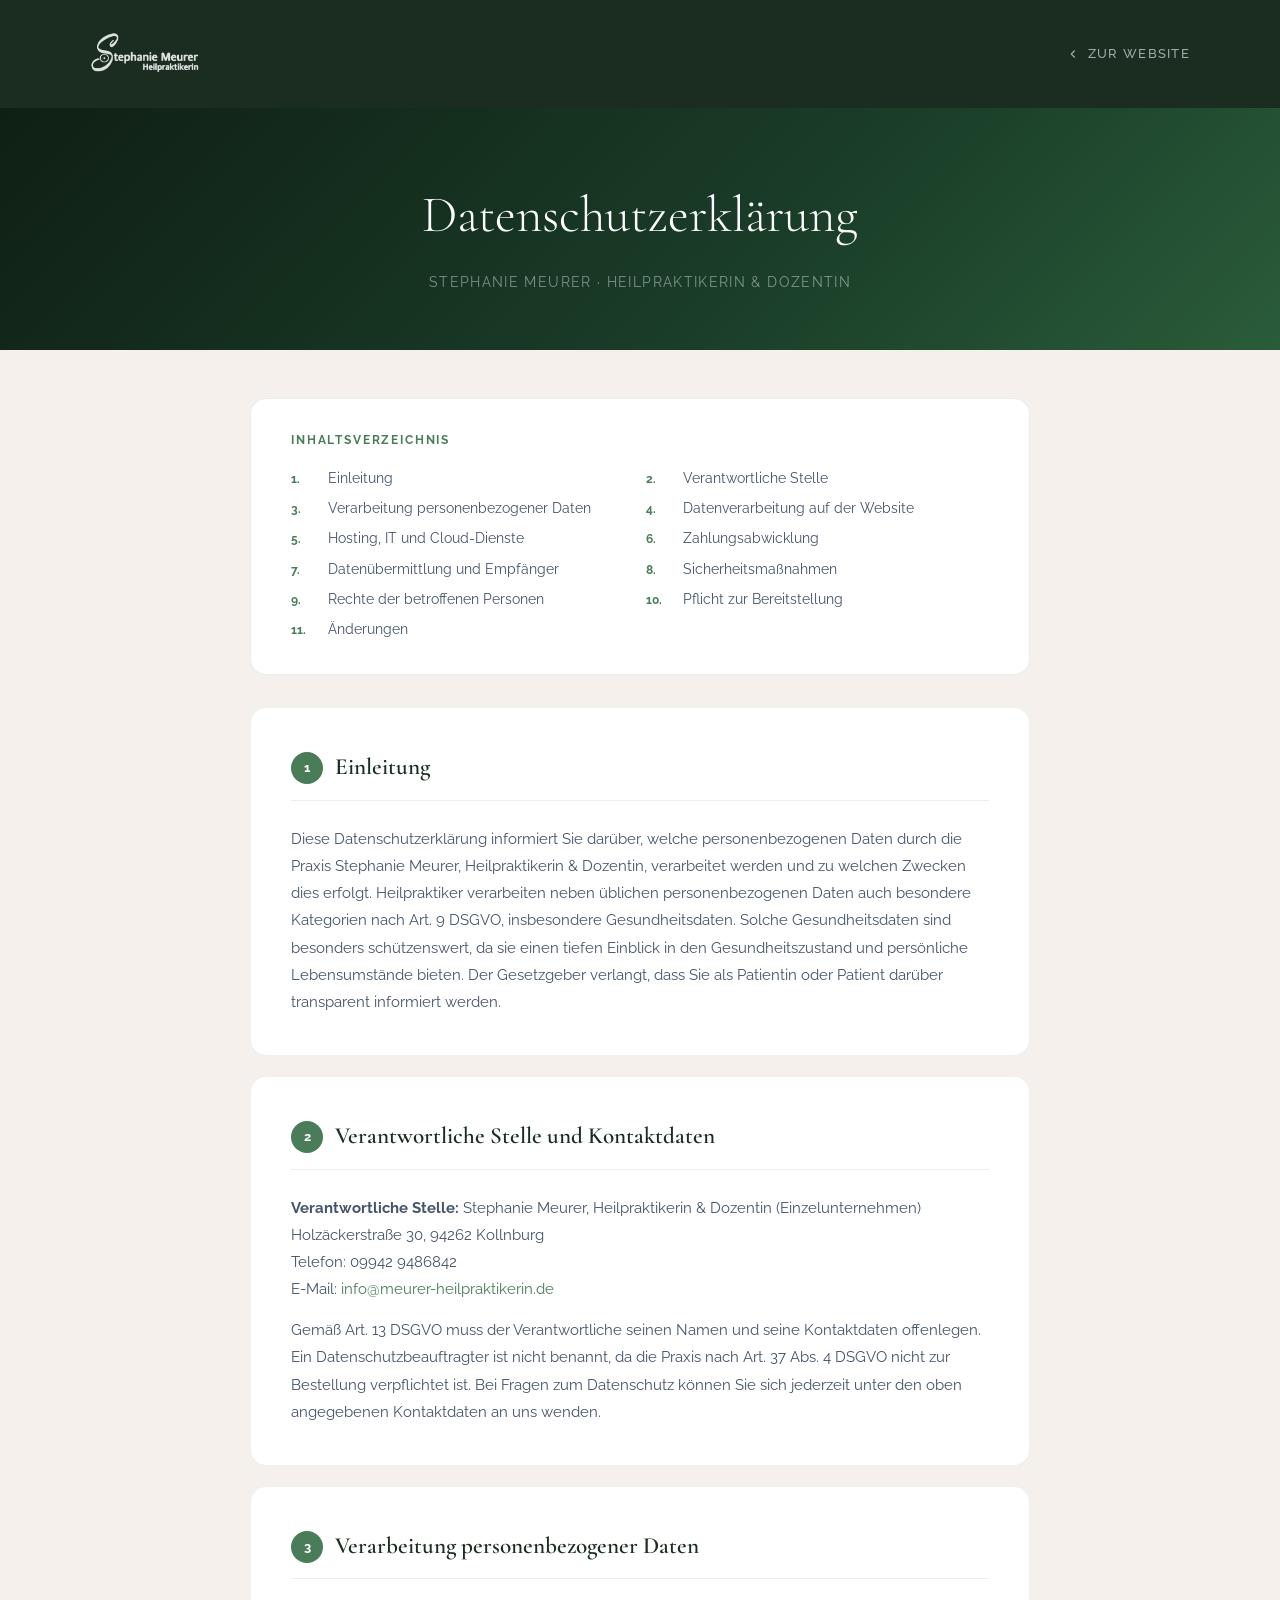
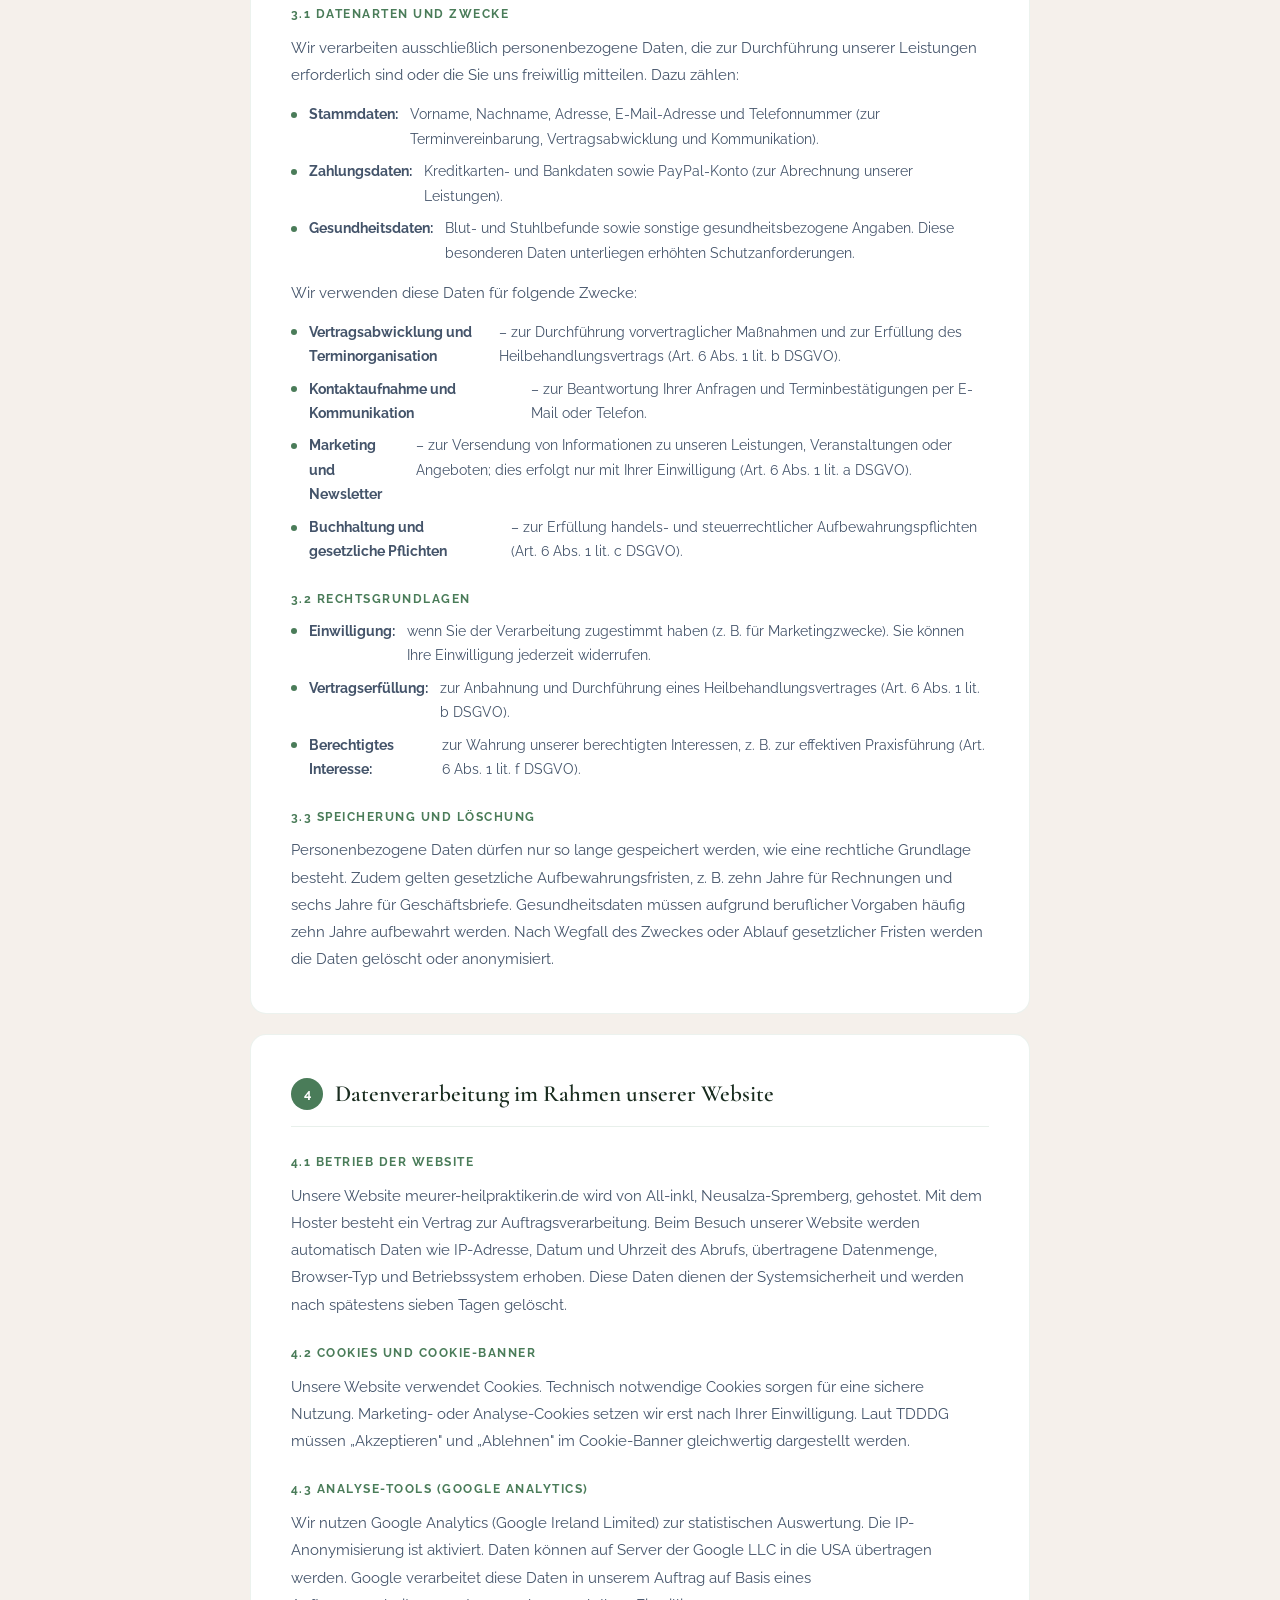
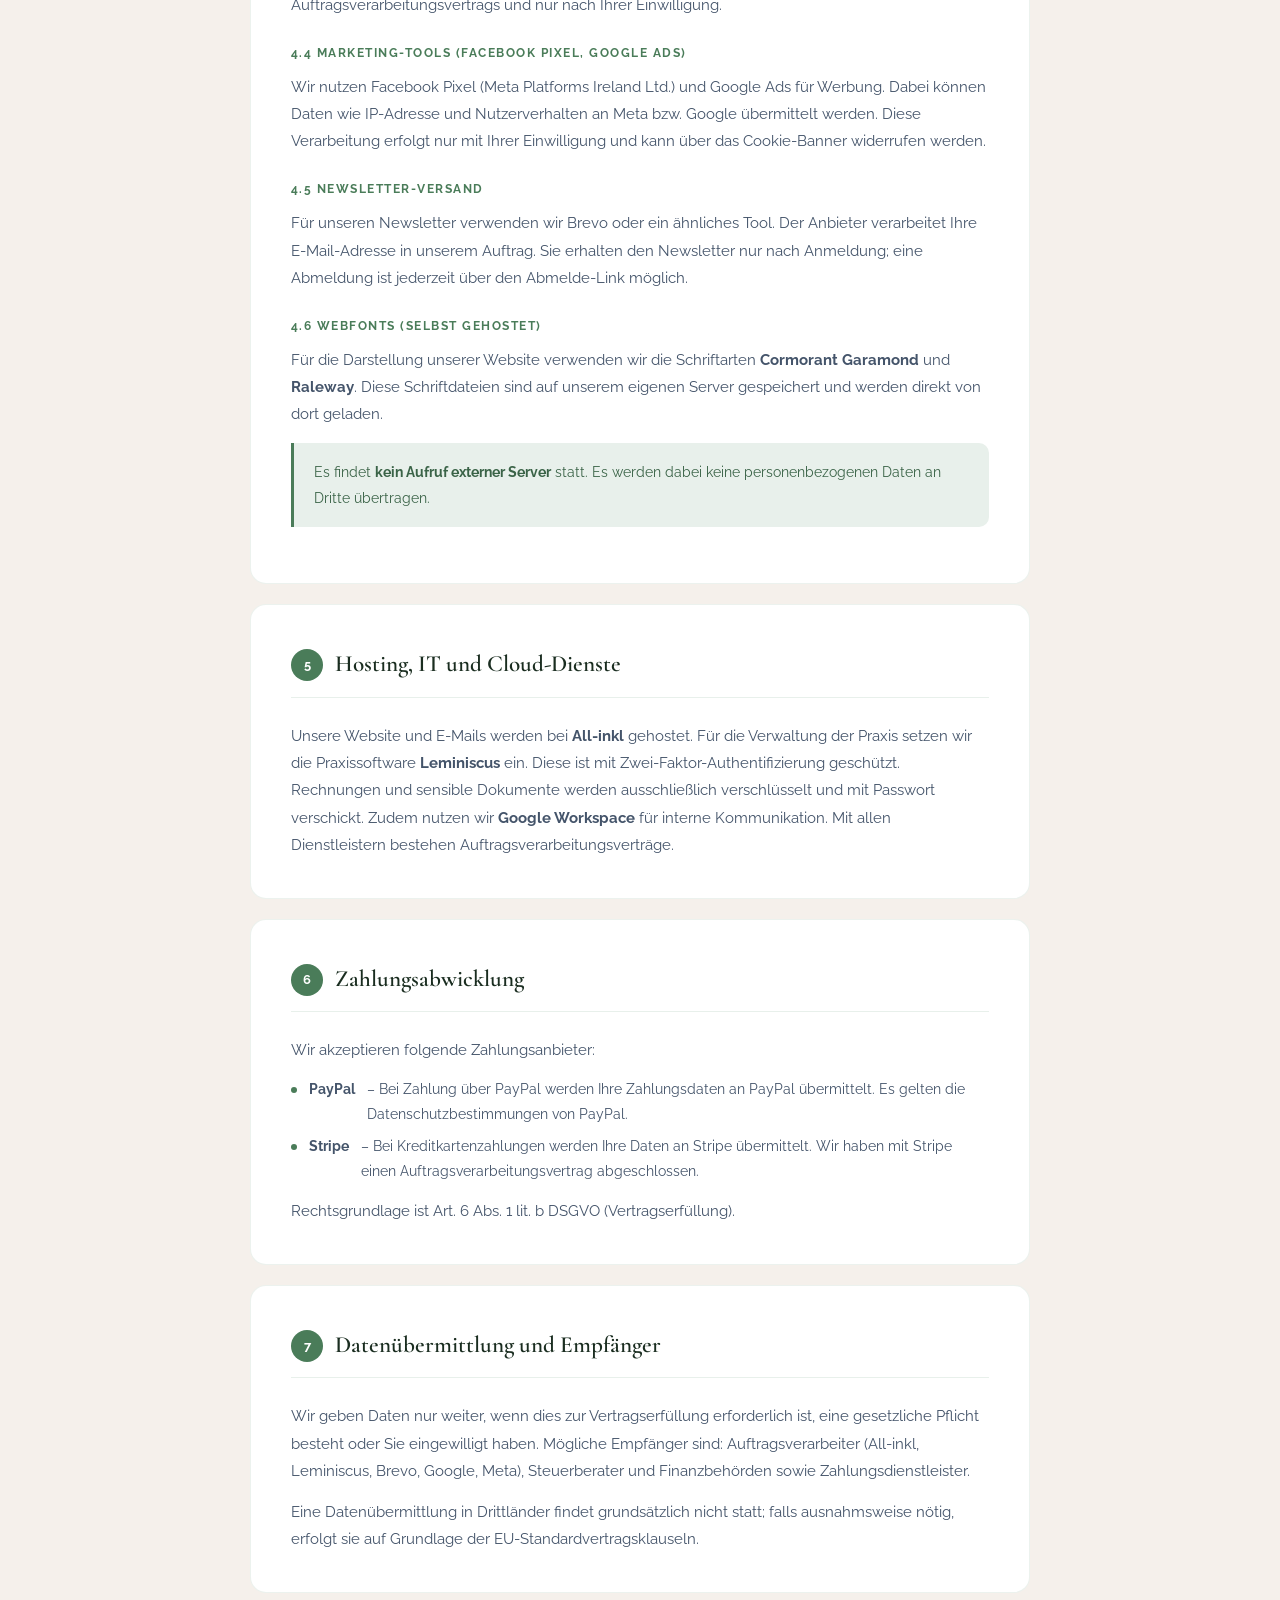
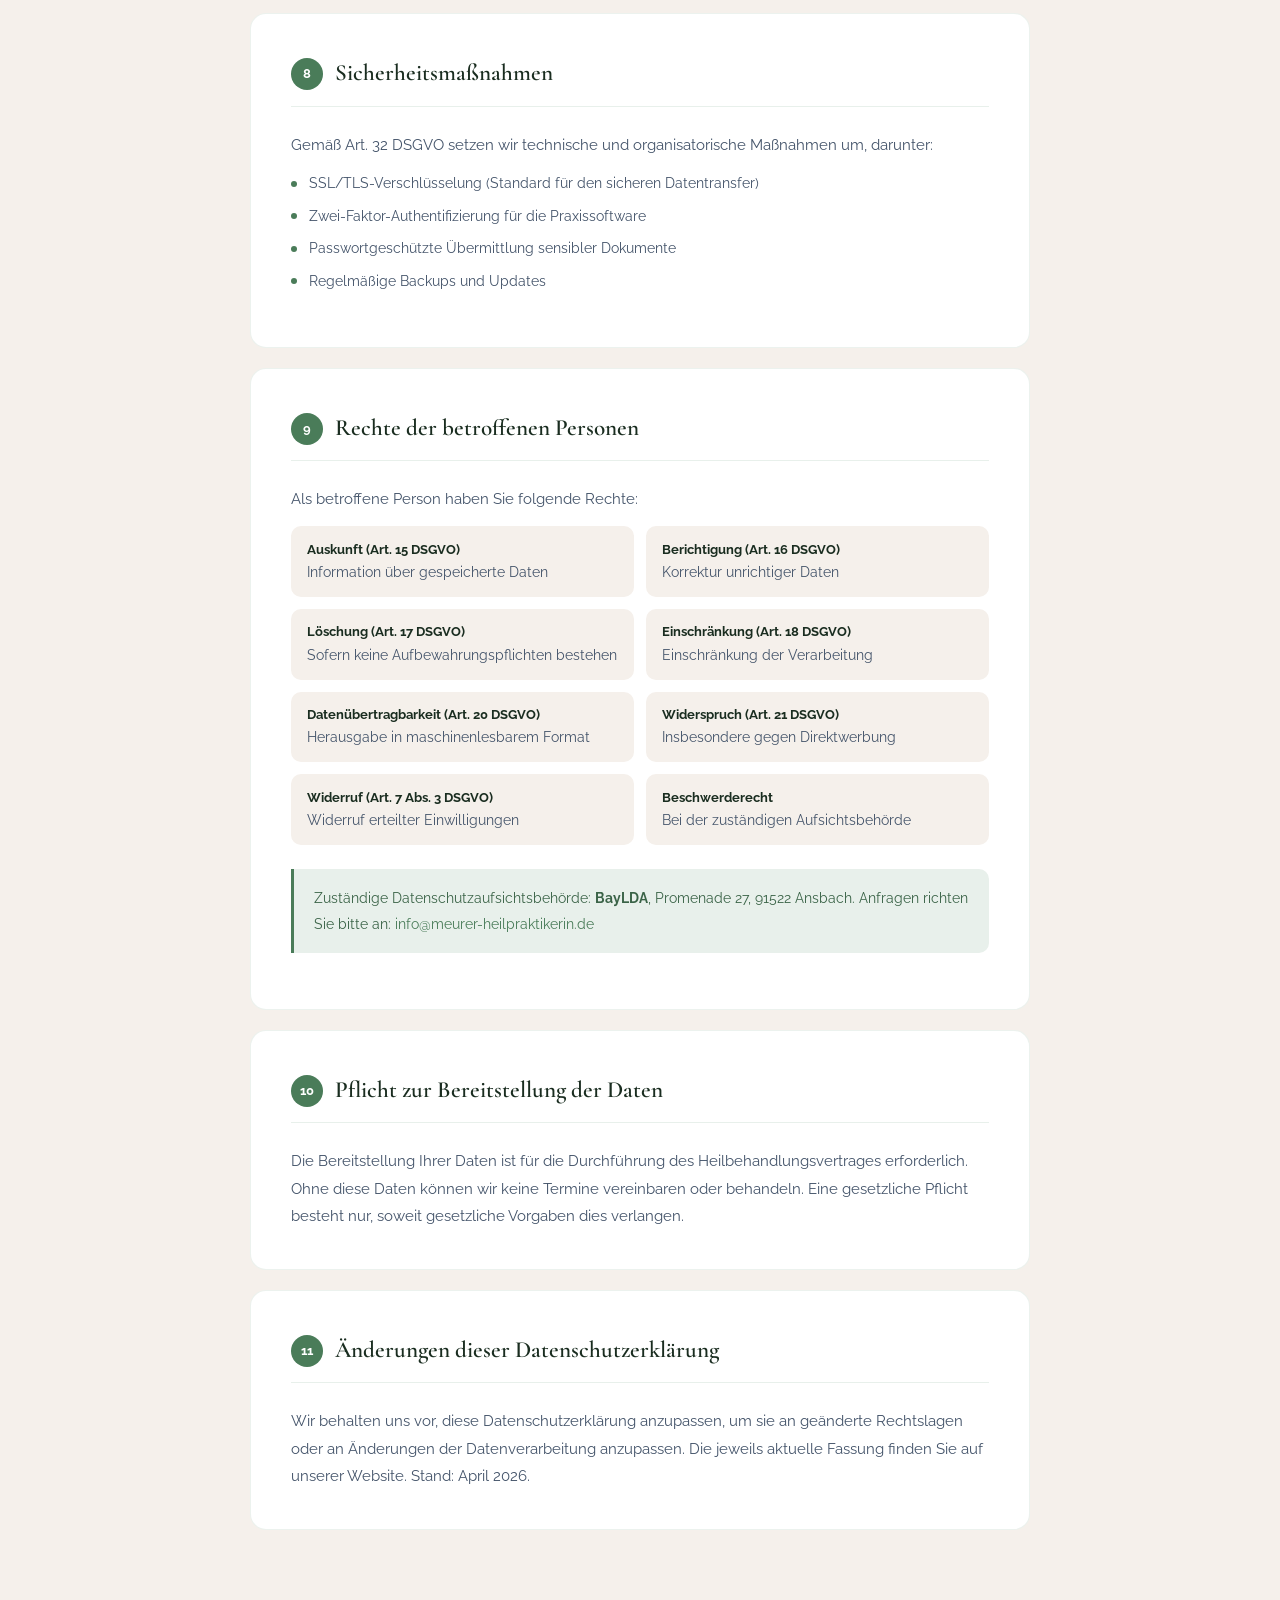
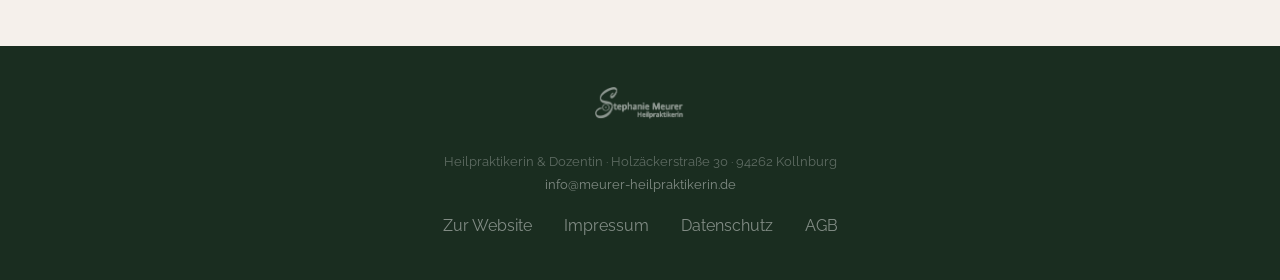
<file: datenschutz.html>
<!DOCTYPE html>
<html lang="de">
<head>
  <meta charset="UTF-8">
  <meta name="viewport" content="width=device-width, initial-scale=1.0">
  <title>Datenschutzerklärung | Stephanie Meurer – Heilpraktikerin</title>

  <link rel="stylesheet" href="fonts.css">

  <!-- Klaro Cookie Consent -->
  <link rel="stylesheet" href="https://cdn.kiprotect.com/klaro/v0.7/klaro.min.css">
  <style>.klaro { --green1: #4a7c59; }</style>
  <script src="klaro-config.js"></script>
  <script defer src="https://cdn.kiprotect.com/klaro/v0.7/klaro.js"></script>

  <meta name="robots" content="noindex, nofollow">

  <style>
    :root {
      --primary:   #4a7c59;
      --primary-d: #3a6347;
      --primary-l: #e8f0eb;
      --bg:        #f5f0eb;
      --text:      #44546a;
      --dark:      #1a2d20;
      --light:     #faf8f5;
      --gold:      #b8965a;
      --white:     #ffffff;
      --font-h:    'Cormorant Garamond', Georgia, serif;
      --font-b:    'Raleway', system-ui, sans-serif;
      --ease:      cubic-bezier(.25,.46,.45,.94);
      --r:         16px;
    }

    *, *::before, *::after { box-sizing: border-box; margin: 0; padding: 0; }
    html { scroll-behavior: smooth; font-size: 16px; }
    body { font-family: var(--font-b); background: var(--bg); color: var(--text); line-height: 1.7; }
    a { text-decoration: none; color: var(--primary); }
    a:hover { text-decoration: underline; }

    /* HEADER */
    .page-header { background: var(--dark); padding: 2rem 2.5rem; }
    .page-header-inner {
      max-width: 1100px; margin: 0 auto;
      display: flex; align-items: center; justify-content: space-between;
    }
    .page-header img { height: 44px; filter: brightness(0) invert(1); opacity: .85; }
    .header-back {
      font-size: .8rem; font-weight: 500; letter-spacing: .1em; text-transform: uppercase;
      color: rgba(255,255,255,.6); display: flex; align-items: center; gap: .5rem;
      transition: color .3s; text-decoration: none;
    }
    .header-back:hover { color: #fff; text-decoration: none; }
    .header-back svg { width: 14px; height: 14px; stroke: currentColor; stroke-width: 2; fill: none; }

    /* HERO */
    .page-hero {
      background: linear-gradient(135deg, #0f1f14 0%, #1a3d28 60%, #2a5c3a 100%);
      padding: 4rem 2.5rem 3.5rem; text-align: center;
    }
    .page-hero h1 {
      font-family: var(--font-h); font-size: clamp(2.2rem, 4vw, 3.5rem);
      font-weight: 300; color: var(--white); margin-bottom: .75rem;
    }
    .page-hero p { font-size: .85rem; color: rgba(255,255,255,.45); letter-spacing: .1em; text-transform: uppercase; }

    /* INHALTSVERZEICHNIS */
    .toc-wrap { max-width: 860px; margin: 3rem auto 0; padding: 0 2.5rem; }
    .toc {
      background: var(--white); border-radius: var(--r);
      padding: 2rem 2.5rem; border: 1px solid rgba(74,124,89,.12);
    }
    .toc h2 {
      font-family: var(--font-b); font-size: .72rem; font-weight: 700;
      letter-spacing: .16em; text-transform: uppercase; color: var(--primary); margin-bottom: 1rem;
    }
    .toc ol { list-style: none; display: grid; grid-template-columns: 1fr 1fr; gap: .4rem .75rem; }
    .toc a {
      font-size: .88rem; color: var(--text); display: flex; align-items: baseline;
      gap: .5rem; transition: color .25s; text-decoration: none;
    }
    .toc a:hover { color: var(--primary); text-decoration: none; }
    .toc a::before { content: attr(data-num); font-size: .72rem; font-weight: 700; color: var(--primary); min-width: 1.8rem; }

    /* CONTENT */
    .content-wrap { max-width: 860px; margin: 0 auto; padding: 2rem 2.5rem 6rem; }

    .ds-section {
      background: var(--white); border-radius: var(--r); padding: 2.5rem;
      margin-bottom: 1.25rem; border: 1px solid rgba(74,124,89,.10); scroll-margin-top: 2rem;
    }
    .ds-section h2 {
      font-family: var(--font-h); font-size: 1.45rem; font-weight: 600; color: var(--dark);
      margin-bottom: 1.5rem; padding-bottom: .75rem; border-bottom: 1.5px solid var(--primary-l);
      display: flex; align-items: center; gap: .75rem;
    }
    .ds-section h2 .num {
      display: inline-flex; align-items: center; justify-content: center;
      width: 32px; height: 32px; min-width: 32px; border-radius: 50%;
      background: var(--primary); color: var(--white);
      font-family: var(--font-b); font-size: .8rem; font-weight: 700;
    }
    .ds-section h3 {
      font-family: var(--font-b); font-size: .78rem; font-weight: 700;
      letter-spacing: .12em; text-transform: uppercase; color: var(--primary);
      margin: 1.5rem 0 .6rem;
    }
    .ds-section h3:first-of-type { margin-top: .25rem; }
    .ds-section p { font-size: .92rem; line-height: 1.85; color: var(--text); margin-bottom: .85rem; }
    .ds-section p:last-child { margin-bottom: 0; }
    .ds-section ul { list-style: none; display: flex; flex-direction: column; gap: .5rem; margin-bottom: .85rem; }
    .ds-section ul li {
      display: flex; align-items: flex-start; gap: .75rem;
      font-size: .9rem; color: var(--text); line-height: 1.7;
    }
    .ds-section ul li::before {
      content: '';
      width: 6px; height: 6px; min-width: 6px; border-radius: 50%;
      background: var(--primary); margin-top: .6rem;
    }

    .highlight-box {
      background: var(--primary-l); border-left: 3px solid var(--primary);
      border-radius: 0 10px 10px 0; padding: 1rem 1.25rem; margin: 1rem 0;
    }
    .highlight-box p { font-size: .88rem !important; color: var(--primary-d) !important; margin: 0 !important; }

    .bunny-badge {
      display: inline-flex; align-items: center; gap: .5rem;
      padding: .35rem .9rem; background: rgba(74,124,89,.1);
      border: 1px solid rgba(74,124,89,.25); border-radius: 50px;
      font-size: .78rem; font-weight: 600; color: var(--primary-d);
      margin-bottom: 1rem;
    }
    .bunny-badge::before {
      content: '🇪🇺'; font-size: .9rem;
    }

    .rights-grid {
      display: grid; grid-template-columns: 1fr 1fr; gap: .75rem; margin-top: .5rem;
    }
    .right-item {
      background: var(--bg); border-radius: 10px; padding: .85rem 1rem;
      font-size: .88rem; color: var(--text); line-height: 1.5;
    }
    .right-item strong { display: block; color: var(--dark); font-size: .8rem; margin-bottom: .2rem; }

    /* FOOTER */
    footer { background: var(--dark); padding: 2.5rem; text-align: center; }
    footer img { height: 36px; margin: 0 auto 1.25rem; filter: brightness(0) invert(1); opacity: .5; }
    footer p { font-size: .8rem; color: rgba(255,255,255,.3); line-height: 1.8; }
    footer a { color: rgba(255,255,255,.45); }
    footer a:hover { color: rgba(255,255,255,.8); text-decoration: none; }
    .footer-links { display: flex; justify-content: center; gap: 2rem; margin-top: 1rem; flex-wrap: wrap; }

    @media (max-width: 640px) {
      .toc-wrap { padding: 0 1.25rem; }
      .content-wrap { padding: 1.5rem 1.25rem 4rem; }
      .ds-section { padding: 1.75rem 1.25rem; }
      .toc ol { grid-template-columns: 1fr; }
      .rights-grid { grid-template-columns: 1fr; }
      .page-hero { padding: 3rem 1.5rem 2.5rem; }
    }
  </style>
</head>
<body>

  <!-- HEADER -->
  <div class="page-header">
    <div class="page-header-inner">
      <img src="Namenszug_transparent.png" alt="Stephanie Meurer">
      <a href="index.html" class="header-back">
        <svg viewBox="0 0 24 24"><polyline points="15 18 9 12 15 6"/></svg>
        Zur Website
      </a>
    </div>
  </div>

  <!-- HERO -->
  <div class="page-hero">
    <h1>Datenschutzerklärung</h1>
    <p>Stephanie Meurer · Heilpraktikerin &amp; Dozentin</p>
  </div>

  <!-- INHALTSVERZEICHNIS -->
  <div class="toc-wrap">
    <div class="toc">
      <h2>Inhaltsverzeichnis</h2>
      <ol>
        <li><a href="#s1" data-num="1.">Einleitung</a></li>
        <li><a href="#s2" data-num="2.">Verantwortliche Stelle</a></li>
        <li><a href="#s3" data-num="3.">Verarbeitung personenbezogener Daten</a></li>
        <li><a href="#s4" data-num="4.">Datenverarbeitung auf der Website</a></li>
        <li><a href="#s5" data-num="5.">Hosting, IT und Cloud-Dienste</a></li>
        <li><a href="#s6" data-num="6.">Zahlungsabwicklung</a></li>
        <li><a href="#s7" data-num="7.">Datenübermittlung und Empfänger</a></li>
        <li><a href="#s8" data-num="8.">Sicherheitsmaßnahmen</a></li>
        <li><a href="#s9" data-num="9.">Rechte der betroffenen Personen</a></li>
        <li><a href="#s10" data-num="10.">Pflicht zur Bereitstellung</a></li>
        <li><a href="#s11" data-num="11.">Änderungen</a></li>
      </ol>
    </div>
  </div>

  <!-- CONTENT -->
  <div class="content-wrap">

    <!-- 1 -->
    <div class="ds-section" id="s1">
      <h2><span class="num">1</span>Einleitung</h2>
      <p>Diese Datenschutzerklärung informiert Sie darüber, welche personenbezogenen Daten durch die Praxis Stephanie Meurer, Heilpraktikerin &amp; Dozentin, verarbeitet werden und zu welchen Zwecken dies erfolgt. Heilpraktiker verarbeiten neben üblichen personenbezogenen Daten auch besondere Kategorien nach Art. 9 DSGVO, insbesondere Gesundheitsdaten. Solche Gesundheitsdaten sind besonders schützenswert, da sie einen tiefen Einblick in den Gesundheitszustand und persönliche Lebensumstände bieten. Der Gesetzgeber verlangt, dass Sie als Patientin oder Patient darüber transparent informiert werden.</p>
    </div>

    <!-- 2 -->
    <div class="ds-section" id="s2">
      <h2><span class="num">2</span>Verantwortliche Stelle und Kontaktdaten</h2>
      <p><strong>Verantwortliche Stelle:</strong> Stephanie Meurer, Heilpraktikerin &amp; Dozentin (Einzelunternehmen)<br>
      Holzäckerstraße 30, 94262 Kollnburg<br>
      Telefon: 09942 9486842<br>
      E-Mail: <a href="mailto:info@meurer-heilpraktikerin.de">info@meurer-heilpraktikerin.de</a></p>
      <p>Gemäß Art. 13 DSGVO muss der Verantwortliche seinen Namen und seine Kontaktdaten offenlegen. Ein Datenschutzbeauftragter ist nicht benannt, da die Praxis nach Art. 37 Abs. 4 DSGVO nicht zur Bestellung verpflichtet ist. Bei Fragen zum Datenschutz können Sie sich jederzeit unter den oben angegebenen Kontaktdaten an uns wenden.</p>
    </div>

    <!-- 3 -->
    <div class="ds-section" id="s3">
      <h2><span class="num">3</span>Verarbeitung personenbezogener Daten</h2>
      <h3>3.1 Datenarten und Zwecke</h3>
      <p>Wir verarbeiten ausschließlich personenbezogene Daten, die zur Durchführung unserer Leistungen erforderlich sind oder die Sie uns freiwillig mitteilen. Dazu zählen:</p>
      <ul>
        <li><strong>Stammdaten:</strong> Vorname, Nachname, Adresse, E-Mail-Adresse und Telefonnummer (zur Terminvereinbarung, Vertragsabwicklung und Kommunikation).</li>
        <li><strong>Zahlungsdaten:</strong> Kreditkarten- und Bankdaten sowie PayPal-Konto (zur Abrechnung unserer Leistungen).</li>
        <li><strong>Gesundheitsdaten:</strong> Blut- und Stuhlbefunde sowie sonstige gesundheitsbezogene Angaben. Diese besonderen Daten unterliegen erhöhten Schutzanforderungen.</li>
      </ul>
      <p>Wir verwenden diese Daten für folgende Zwecke:</p>
      <ul>
        <li><strong>Vertragsabwicklung und Terminorganisation</strong> – zur Durchführung vorvertraglicher Maßnahmen und zur Erfüllung des Heilbehandlungsvertrags (Art. 6 Abs. 1 lit. b DSGVO).</li>
        <li><strong>Kontaktaufnahme und Kommunikation</strong> – zur Beantwortung Ihrer Anfragen und Terminbestätigungen per E-Mail oder Telefon.</li>
        <li><strong>Marketing und Newsletter</strong> – zur Versendung von Informationen zu unseren Leistungen, Veranstaltungen oder Angeboten; dies erfolgt nur mit Ihrer Einwilligung (Art. 6 Abs. 1 lit. a DSGVO).</li>
        <li><strong>Buchhaltung und gesetzliche Pflichten</strong> – zur Erfüllung handels- und steuerrechtlicher Aufbewahrungspflichten (Art. 6 Abs. 1 lit. c DSGVO).</li>
      </ul>
      <h3>3.2 Rechtsgrundlagen</h3>
      <ul>
        <li><strong>Einwilligung:</strong> wenn Sie der Verarbeitung zugestimmt haben (z. B. für Marketingzwecke). Sie können Ihre Einwilligung jederzeit widerrufen.</li>
        <li><strong>Vertragserfüllung:</strong> zur Anbahnung und Durchführung eines Heilbehandlungsvertrages (Art. 6 Abs. 1 lit. b DSGVO).</li>
        <li><strong>Berechtigtes Interesse:</strong> zur Wahrung unserer berechtigten Interessen, z. B. zur effektiven Praxisführung (Art. 6 Abs. 1 lit. f DSGVO).</li>
      </ul>
      <h3>3.3 Speicherung und Löschung</h3>
      <p>Personenbezogene Daten dürfen nur so lange gespeichert werden, wie eine rechtliche Grundlage besteht. Zudem gelten gesetzliche Aufbewahrungsfristen, z. B. zehn Jahre für Rechnungen und sechs Jahre für Geschäftsbriefe. Gesundheitsdaten müssen aufgrund beruflicher Vorgaben häufig zehn Jahre aufbewahrt werden. Nach Wegfall des Zweckes oder Ablauf gesetzlicher Fristen werden die Daten gelöscht oder anonymisiert.</p>
    </div>

    <!-- 4 -->
    <div class="ds-section" id="s4">
      <h2><span class="num">4</span>Datenverarbeitung im Rahmen unserer Website</h2>
      <h3>4.1 Betrieb der Website</h3>
      <p>Unsere Website meurer-heilpraktikerin.de wird von All-inkl, Neusalza-Spremberg, gehostet. Mit dem Hoster besteht ein Vertrag zur Auftragsverarbeitung. Beim Besuch unserer Website werden automatisch Daten wie IP-Adresse, Datum und Uhrzeit des Abrufs, übertragene Datenmenge, Browser-Typ und Betriebssystem erhoben. Diese Daten dienen der Systemsicherheit und werden nach spätestens sieben Tagen gelöscht.</p>

      <h3>4.2 Cookies und Cookie-Banner</h3>
      <p>Unsere Website verwendet Cookies. Technisch notwendige Cookies sorgen für eine sichere Nutzung. Marketing- oder Analyse-Cookies setzen wir erst nach Ihrer Einwilligung. Laut TDDDG müssen „Akzeptieren" und „Ablehnen" im Cookie-Banner gleichwertig dargestellt werden.</p>

      <h3>4.3 Analyse-Tools (Google Analytics)</h3>
      <p>Wir nutzen Google Analytics (Google Ireland Limited) zur statistischen Auswertung. Die IP-Anonymisierung ist aktiviert. Daten können auf Server der Google LLC in die USA übertragen werden. Google verarbeitet diese Daten in unserem Auftrag auf Basis eines Auftragsverarbeitungsvertrags und nur nach Ihrer Einwilligung.</p>

      <h3>4.4 Marketing-Tools (Facebook Pixel, Google Ads)</h3>
      <p>Wir nutzen Facebook Pixel (Meta Platforms Ireland Ltd.) und Google Ads für Werbung. Dabei können Daten wie IP-Adresse und Nutzerverhalten an Meta bzw. Google übermittelt werden. Diese Verarbeitung erfolgt nur mit Ihrer Einwilligung und kann über das Cookie-Banner widerrufen werden.</p>

      <h3>4.5 Newsletter-Versand</h3>
      <p>Für unseren Newsletter verwenden wir Brevo oder ein ähnliches Tool. Der Anbieter verarbeitet Ihre E-Mail-Adresse in unserem Auftrag. Sie erhalten den Newsletter nur nach Anmeldung; eine Abmeldung ist jederzeit über den Abmelde-Link möglich.</p>

      <h3>4.6 Webfonts (selbst gehostet)</h3>
      <p>Für die Darstellung unserer Website verwenden wir die Schriftarten <strong>Cormorant Garamond</strong> und <strong>Raleway</strong>. Diese Schriftdateien sind auf unserem eigenen Server gespeichert und werden direkt von dort geladen.</p>
      <div class="highlight-box">
        <p>Es findet <strong>kein Aufruf externer Server</strong> statt. Es werden dabei keine personenbezogenen Daten an Dritte übertragen.</p>
      </div>
    </div>

    <!-- 5 -->
    <div class="ds-section" id="s5">
      <h2><span class="num">5</span>Hosting, IT und Cloud-Dienste</h2>
      <p>Unsere Website und E-Mails werden bei <strong>All-inkl</strong> gehostet. Für die Verwaltung der Praxis setzen wir die Praxissoftware <strong>Leminiscus</strong> ein. Diese ist mit Zwei-Faktor-Authentifizierung geschützt. Rechnungen und sensible Dokumente werden ausschließlich verschlüsselt und mit Passwort verschickt. Zudem nutzen wir <strong>Google Workspace</strong> für interne Kommunikation. Mit allen Dienstleistern bestehen Auftragsverarbeitungsverträge.</p>
    </div>

    <!-- 6 -->
    <div class="ds-section" id="s6">
      <h2><span class="num">6</span>Zahlungsabwicklung</h2>
      <p>Wir akzeptieren folgende Zahlungsanbieter:</p>
      <ul>
        <li><strong>PayPal</strong> – Bei Zahlung über PayPal werden Ihre Zahlungsdaten an PayPal übermittelt. Es gelten die Datenschutzbestimmungen von PayPal.</li>
        <li><strong>Stripe</strong> – Bei Kreditkartenzahlungen werden Ihre Daten an Stripe übermittelt. Wir haben mit Stripe einen Auftragsverarbeitungsvertrag abgeschlossen.</li>
      </ul>
      <p>Rechtsgrundlage ist Art. 6 Abs. 1 lit. b DSGVO (Vertragserfüllung).</p>
    </div>

    <!-- 7 -->
    <div class="ds-section" id="s7">
      <h2><span class="num">7</span>Datenübermittlung und Empfänger</h2>
      <p>Wir geben Daten nur weiter, wenn dies zur Vertragserfüllung erforderlich ist, eine gesetzliche Pflicht besteht oder Sie eingewilligt haben. Mögliche Empfänger sind: Auftragsverarbeiter (All-inkl, Leminiscus, Brevo, Google, Meta), Steuerberater und Finanzbehörden sowie Zahlungsdienstleister.</p>
      <p>Eine Datenübermittlung in Drittländer findet grundsätzlich nicht statt; falls ausnahmsweise nötig, erfolgt sie auf Grundlage der EU-Standardvertragsklauseln.</p>
    </div>

    <!-- 8 -->
    <div class="ds-section" id="s8">
      <h2><span class="num">8</span>Sicherheitsmaßnahmen</h2>
      <p>Gemäß Art. 32 DSGVO setzen wir technische und organisatorische Maßnahmen um, darunter:</p>
      <ul>
        <li>SSL/TLS-Verschlüsselung (Standard für den sicheren Datentransfer)</li>
        <li>Zwei-Faktor-Authentifizierung für die Praxissoftware</li>
        <li>Passwortgeschützte Übermittlung sensibler Dokumente</li>
        <li>Regelmäßige Backups und Updates</li>
      </ul>
    </div>

    <!-- 9 -->
    <div class="ds-section" id="s9">
      <h2><span class="num">9</span>Rechte der betroffenen Personen</h2>
      <p>Als betroffene Person haben Sie folgende Rechte:</p>
      <div class="rights-grid">
        <div class="right-item"><strong>Auskunft (Art. 15 DSGVO)</strong>Information über gespeicherte Daten</div>
        <div class="right-item"><strong>Berichtigung (Art. 16 DSGVO)</strong>Korrektur unrichtiger Daten</div>
        <div class="right-item"><strong>Löschung (Art. 17 DSGVO)</strong>Sofern keine Aufbewahrungspflichten bestehen</div>
        <div class="right-item"><strong>Einschränkung (Art. 18 DSGVO)</strong>Einschränkung der Verarbeitung</div>
        <div class="right-item"><strong>Datenübertragbarkeit (Art. 20 DSGVO)</strong>Herausgabe in maschinenlesbarem Format</div>
        <div class="right-item"><strong>Widerspruch (Art. 21 DSGVO)</strong>Insbesondere gegen Direktwerbung</div>
        <div class="right-item"><strong>Widerruf (Art. 7 Abs. 3 DSGVO)</strong>Widerruf erteilter Einwilligungen</div>
        <div class="right-item"><strong>Beschwerderecht</strong>Bei der zuständigen Aufsichtsbehörde</div>
      </div>
      <div class="highlight-box" style="margin-top:1.5rem;">
        <p>Zuständige Datenschutzaufsichtsbehörde: <strong>BayLDA</strong>, Promenade 27, 91522 Ansbach. Anfragen richten Sie bitte an: <a href="mailto:info@meurer-heilpraktikerin.de">info@meurer-heilpraktikerin.de</a></p>
      </div>
    </div>

    <!-- 10 -->
    <div class="ds-section" id="s10">
      <h2><span class="num">10</span>Pflicht zur Bereitstellung der Daten</h2>
      <p>Die Bereitstellung Ihrer Daten ist für die Durchführung des Heilbehandlungsvertrages erforderlich. Ohne diese Daten können wir keine Termine vereinbaren oder behandeln. Eine gesetzliche Pflicht besteht nur, soweit gesetzliche Vorgaben dies verlangen.</p>
    </div>

    <!-- 11 -->
    <div class="ds-section" id="s11">
      <h2><span class="num">11</span>Änderungen dieser Datenschutzerklärung</h2>
      <p>Wir behalten uns vor, diese Datenschutzerklärung anzupassen, um sie an geänderte Rechtslagen oder an Änderungen der Datenverarbeitung anzupassen. Die jeweils aktuelle Fassung finden Sie auf unserer Website. Stand: April 2026.</p>
    </div>

  </div>

  <!-- FOOTER -->
  <footer>
    <img src="Namenszug_transparent.png" alt="Stephanie Meurer">
    <p>Heilpraktikerin &amp; Dozentin · Holzäckerstraße 30 · 94262 Kollnburg<br>
      <a href="mailto:info@meurer-heilpraktikerin.de">info@meurer-heilpraktikerin.de</a>
    </p>
    <div class="footer-links">
      <a href="index.html">Zur Website</a>
      <a href="impressum.html">Impressum</a>
      <a href="datenschutz.html">Datenschutz</a>
      <a href="agb.html">AGB</a>
    </div>
  </footer>

</body>
</html>
</file>
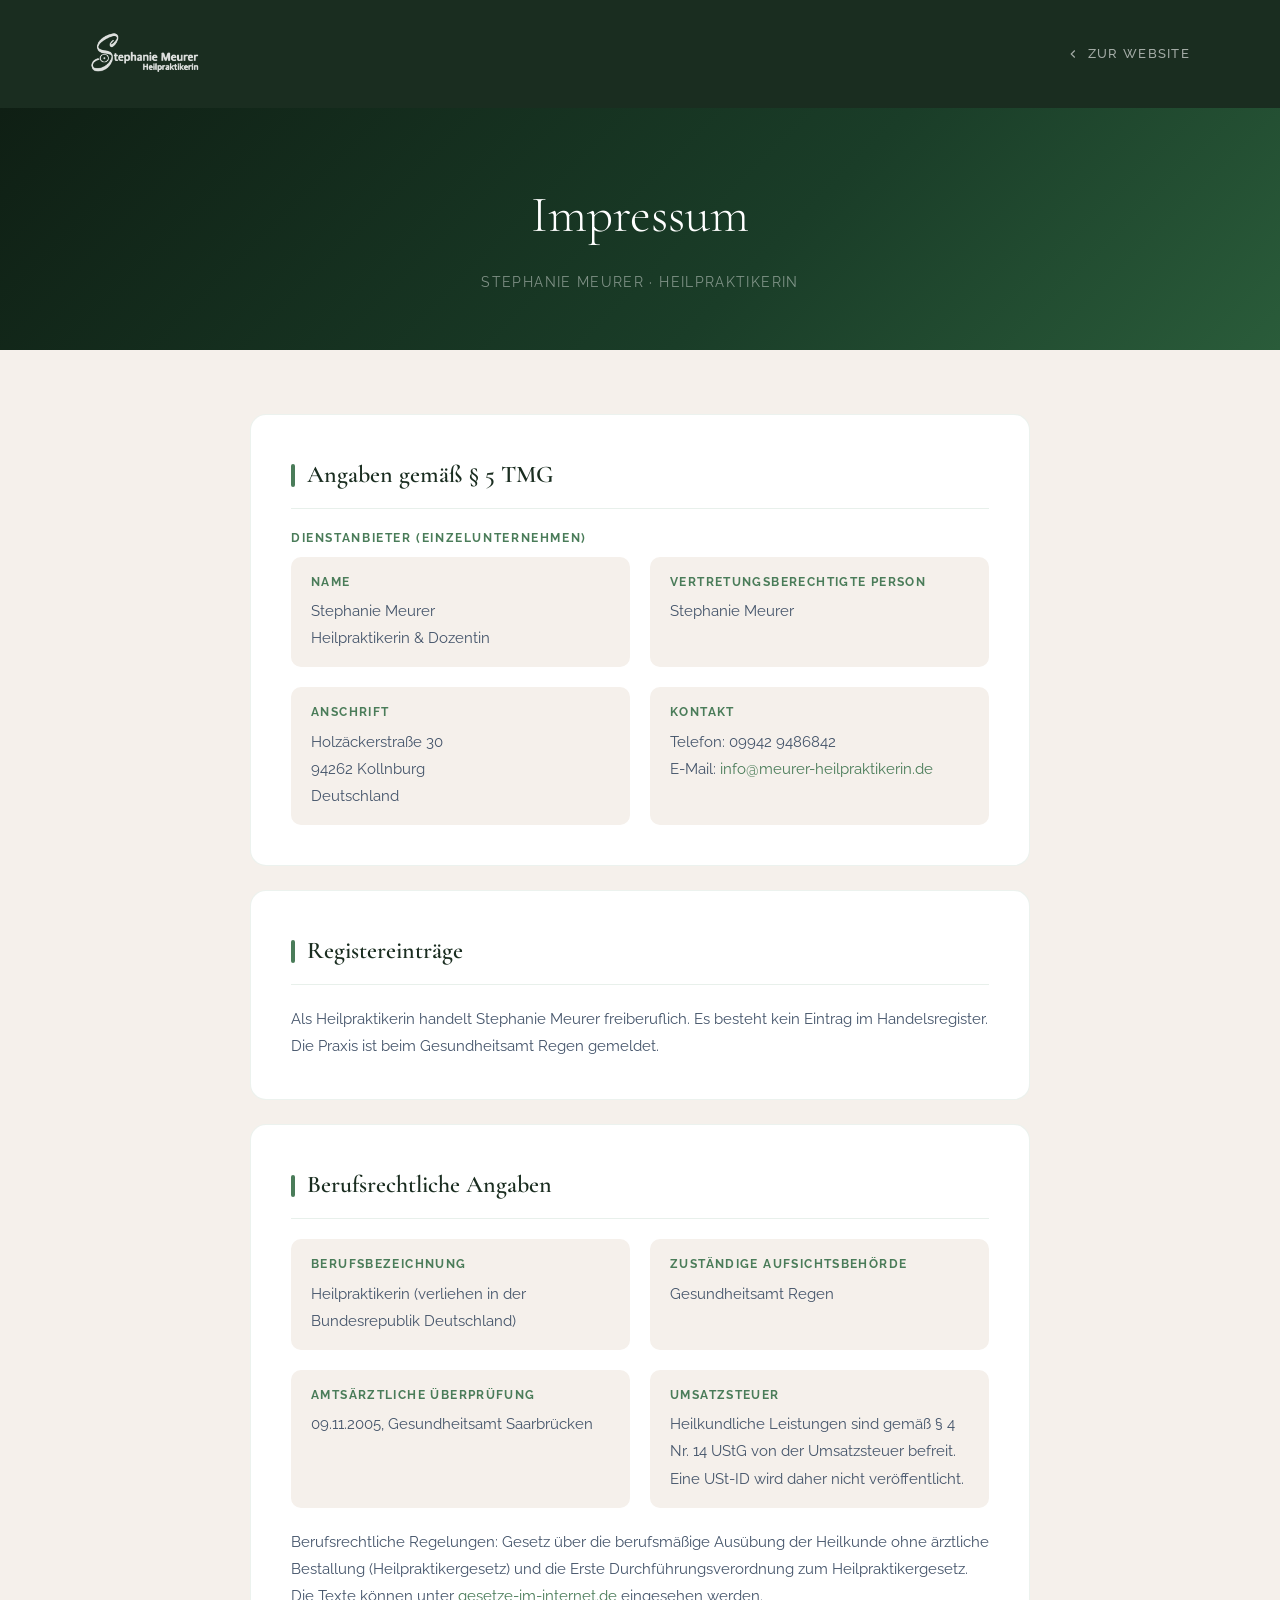
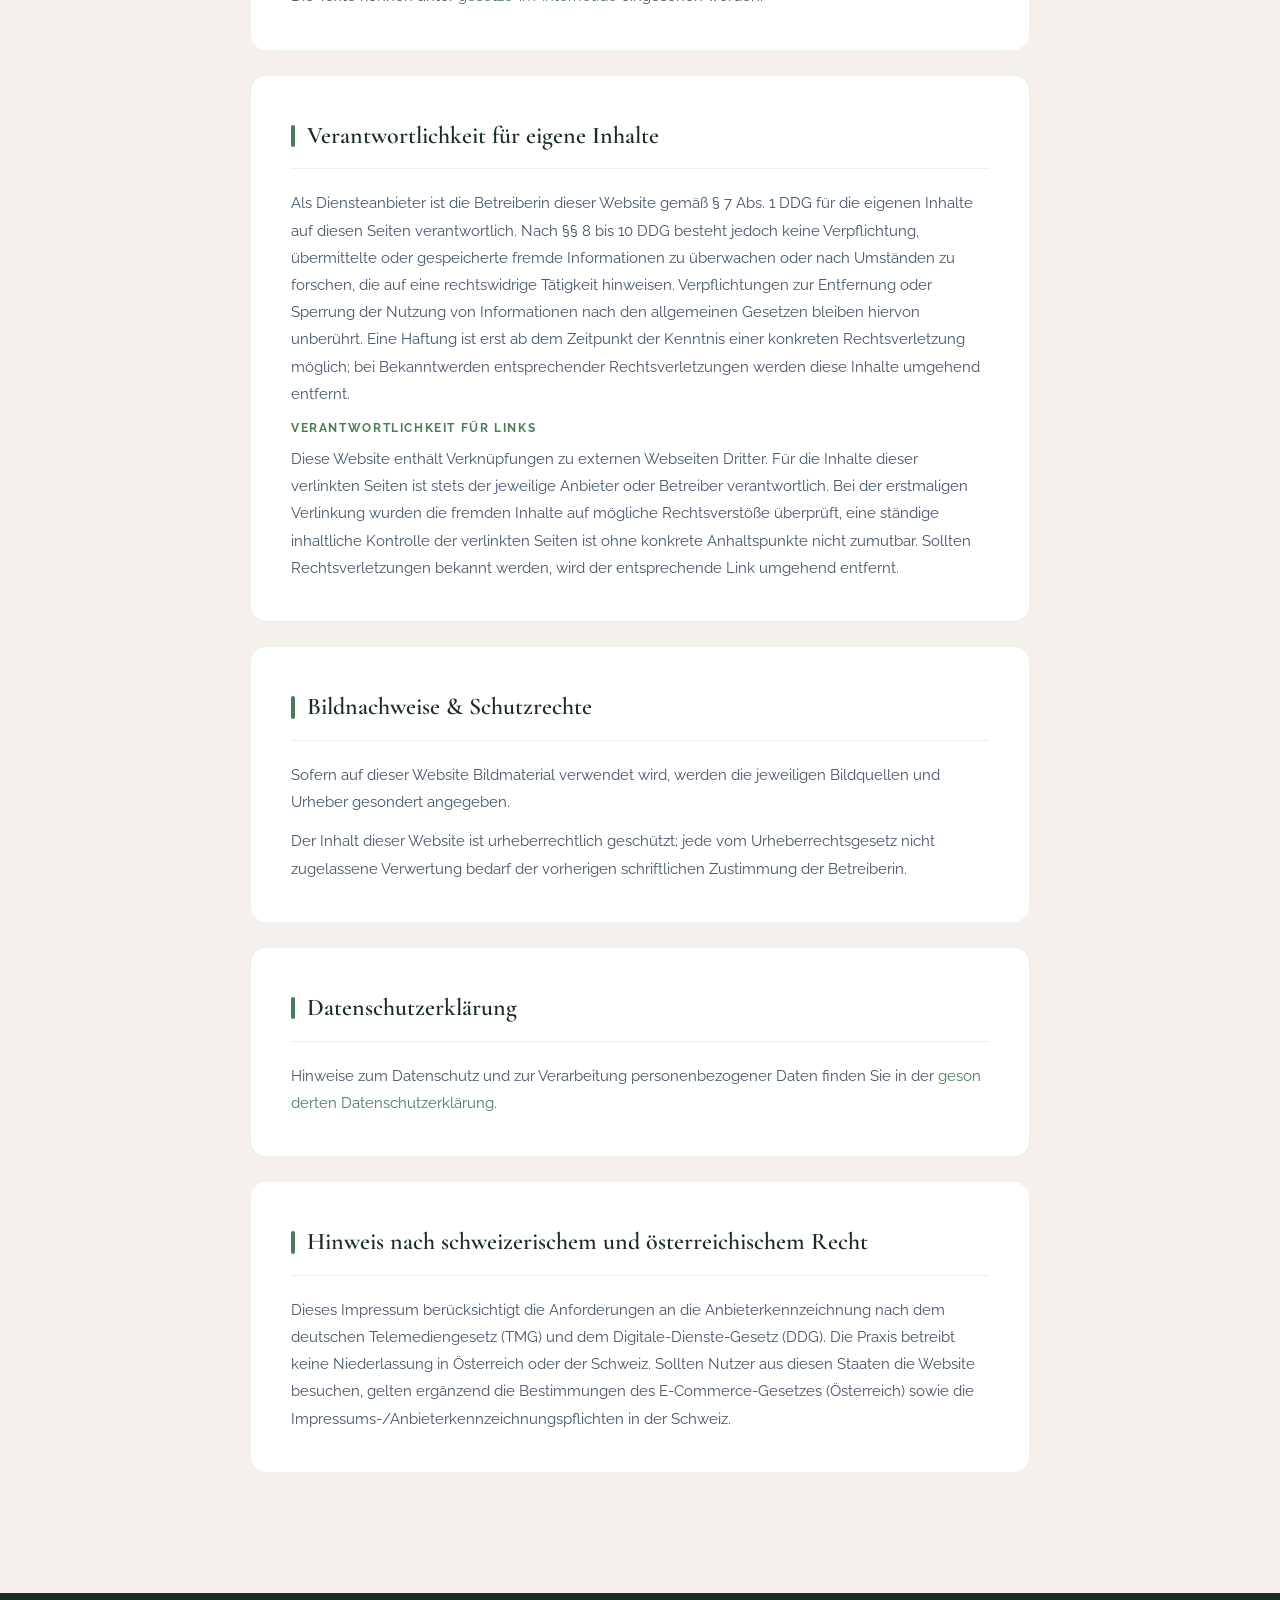
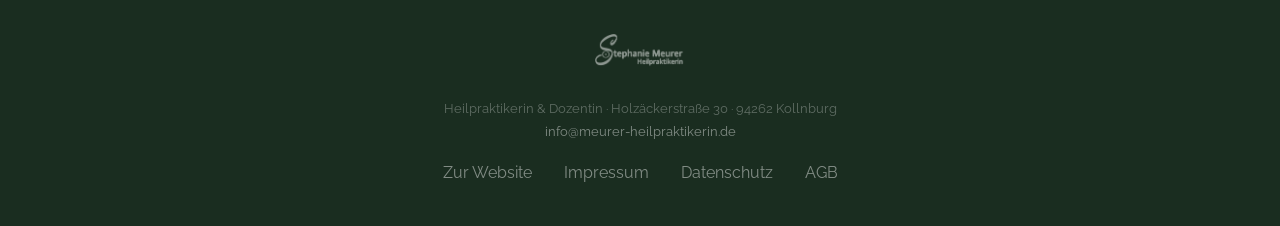
<file: impressum.html>
<!DOCTYPE html>
<html lang="de">
<head>
  <meta charset="UTF-8">
  <meta name="viewport" content="width=device-width, initial-scale=1.0">
  <title>Impressum | Stephanie Meurer – Heilpraktikerin</title>

  <link rel="stylesheet" href="fonts.css">

  <!-- Klaro Cookie Consent -->
  <link rel="stylesheet" href="https://cdn.kiprotect.com/klaro/v0.7/klaro.min.css">
  <style>.klaro { --green1: #4a7c59; }</style>
  <script src="klaro-config.js"></script>
  <script defer src="https://cdn.kiprotect.com/klaro/v0.7/klaro.js"></script>

  <meta name="robots" content="noindex, nofollow">

  <style>
    :root {
      --primary:   #4a7c59;
      --primary-d: #3a6347;
      --primary-l: #e8f0eb;
      --bg:        #f5f0eb;
      --text:      #44546a;
      --dark:      #1a2d20;
      --light:     #faf8f5;
      --gold:      #b8965a;
      --white:     #ffffff;
      --font-h:    'Cormorant Garamond', Georgia, serif;
      --font-b:    'Raleway', system-ui, sans-serif;
      --ease:      cubic-bezier(.25,.46,.45,.94);
    }

    *, *::before, *::after { box-sizing: border-box; margin: 0; padding: 0; }
    html { scroll-behavior: smooth; font-size: 16px; }
    body {
      font-family: var(--font-b);
      background: var(--bg);
      color: var(--text);
      line-height: 1.7;
    }
    a { text-decoration: none; color: var(--primary); }
    a:hover { text-decoration: underline; }

    /* HEADER */
    .page-header {
      background: var(--dark);
      padding: 2rem 2.5rem;
      display: flex;
      align-items: center;
      justify-content: space-between;
      max-width: 100%;
    }
    .page-header-inner {
      max-width: 1100px;
      margin: 0 auto;
      width: 100%;
      display: flex;
      align-items: center;
      justify-content: space-between;
    }
    .page-header img { height: 44px; filter: brightness(0) invert(1); opacity: .85; }
    .header-back {
      font-family: var(--font-b);
      font-size: .8rem;
      font-weight: 500;
      letter-spacing: .1em;
      text-transform: uppercase;
      color: rgba(255,255,255,.6);
      display: flex;
      align-items: center;
      gap: .5rem;
      transition: color .3s;
      text-decoration: none;
    }
    .header-back:hover { color: rgba(255,255,255,1); text-decoration: none; }
    .header-back svg { width: 14px; height: 14px; stroke: currentColor; stroke-width: 2; fill: none; }

    /* HERO STRIP */
    .page-hero {
      background: linear-gradient(135deg, #0f1f14 0%, #1a3d28 60%, #2a5c3a 100%);
      padding: 4rem 2.5rem 3.5rem;
      text-align: center;
    }
    .page-hero h1 {
      font-family: var(--font-h);
      font-size: clamp(2.2rem, 4vw, 3.5rem);
      font-weight: 300;
      color: var(--white);
      margin-bottom: .75rem;
    }
    .page-hero p {
      font-size: .85rem;
      color: rgba(255,255,255,.45);
      letter-spacing: .1em;
      text-transform: uppercase;
    }

    /* CONTENT */
    .content-wrap {
      max-width: 860px;
      margin: 0 auto;
      padding: 4rem 2.5rem 6rem;
    }

    .imp-section {
      background: var(--white);
      border-radius: 16px;
      padding: 2.5rem;
      margin-bottom: 1.5rem;
      border: 1px solid rgba(74,124,89,.10);
    }

    .imp-section h2 {
      font-family: var(--font-h);
      font-size: 1.5rem;
      font-weight: 600;
      color: var(--dark);
      margin-bottom: 1.25rem;
      padding-bottom: .75rem;
      border-bottom: 1.5px solid var(--primary-l);
      display: flex;
      align-items: center;
      gap: .75rem;
    }
    .imp-section h2::before {
      content: '';
      width: 4px;
      height: 1.4rem;
      background: var(--primary);
      border-radius: 2px;
      flex-shrink: 0;
    }

    .imp-section h3 {
      font-family: var(--font-b);
      font-size: .72rem;
      font-weight: 700;
      letter-spacing: .14em;
      text-transform: uppercase;
      color: var(--primary);
      margin: 1.25rem 0 .4rem;
    }
    .imp-section h3:first-of-type { margin-top: 0; }

    .imp-section p {
      font-size: .92rem;
      line-height: 1.85;
      color: var(--text);
      margin-bottom: .75rem;
    }
    .imp-section p:last-child { margin-bottom: 0; }

    .imp-section a {
      color: var(--primary);
      word-break: break-all;
    }

    .info-grid {
      display: grid;
      grid-template-columns: 1fr 1fr;
      gap: 1.25rem;
      margin-top: .5rem;
    }
    .info-item {
      background: var(--bg);
      border-radius: 10px;
      padding: 1rem 1.25rem;
    }
    .info-item strong {
      display: block;
      font-size: .72rem;
      font-weight: 700;
      letter-spacing: .12em;
      text-transform: uppercase;
      color: var(--primary);
      margin-bottom: .3rem;
    }
    .info-item span { font-size: .92rem; color: var(--text); }

    .notice-box {
      background: var(--primary-l);
      border-left: 3px solid var(--primary);
      border-radius: 0 10px 10px 0;
      padding: 1rem 1.25rem;
      margin-top: 1rem;
    }
    .notice-box p {
      font-size: .85rem !important;
      color: var(--primary-d) !important;
      margin: 0 !important;
      font-style: italic;
    }

    /* FOOTER */
    footer {
      background: var(--dark);
      padding: 2.5rem;
      text-align: center;
    }
    footer img { height: 36px; margin: 0 auto 1.25rem; filter: brightness(0) invert(1); opacity: .5; }
    footer p { font-size: .8rem; color: rgba(255,255,255,.3); line-height: 1.8; }
    footer a { color: rgba(255,255,255,.45); }
    footer a:hover { color: rgba(255,255,255,.8); text-decoration: none; }
    .footer-links { display: flex; justify-content: center; gap: 2rem; margin-top: 1rem; }

    @media (max-width: 640px) {
      .content-wrap { padding: 2rem 1.25rem 4rem; }
      .imp-section  { padding: 1.75rem 1.25rem; }
      .info-grid    { grid-template-columns: 1fr; }
      .page-hero    { padding: 3rem 1.5rem 2.5rem; }
    }
  </style>
</head>
<body>

  <!-- HEADER -->
  <div class="page-header">
    <div class="page-header-inner">
      <img src="Namenszug_transparent.png" alt="Stephanie Meurer">
      <a href="index.html" class="header-back">
        <svg viewBox="0 0 24 24"><polyline points="15 18 9 12 15 6"/></svg>
        Zur Website
      </a>
    </div>
  </div>

  <!-- HERO STRIP -->
  <div class="page-hero">
    <h1>Impressum</h1>
    <p>Stephanie Meurer · Heilpraktikerin</p>
  </div>

  <!-- CONTENT -->
  <div class="content-wrap">

    <!-- Angaben gemäß § 5 TMG -->
    <div class="imp-section">
      <h2>Angaben gemäß § 5 TMG</h2>
      <h3>Dienstanbieter (Einzelunternehmen)</h3>
      <div class="info-grid">
        <div class="info-item">
          <strong>Name</strong>
          <span>Stephanie Meurer<br>Heilpraktikerin &amp; Dozentin</span>
        </div>
        <div class="info-item">
          <strong>Vertretungsberechtigte Person</strong>
          <span>Stephanie Meurer</span>
        </div>
        <div class="info-item">
          <strong>Anschrift</strong>
          <span>Holzäckerstraße 30<br>94262 Kollnburg<br>Deutschland</span>
        </div>
        <div class="info-item">
          <strong>Kontakt</strong>
          <span>Telefon: 09942 9486842<br>
            E-Mail: <a href="mailto:info@meurer-heilpraktikerin.de">info@meurer-heilpraktikerin.de</a>
          </span>
        </div>
      </div>
    </div>

    <!-- Registereinträge -->
    <div class="imp-section">
      <h2>Registereinträge</h2>
      <p>Als Heilpraktikerin handelt Stephanie Meurer freiberuflich. Es besteht kein Eintrag im Handelsregister. Die Praxis ist beim Gesundheitsamt Regen gemeldet.</p>
    </div>

    <!-- Berufsrechtliche Angaben -->
    <div class="imp-section">
      <h2>Berufsrechtliche Angaben</h2>
      <div class="info-grid">
        <div class="info-item">
          <strong>Berufsbezeichnung</strong>
          <span>Heilpraktikerin (verliehen in der Bundesrepublik Deutschland)</span>
        </div>
        <div class="info-item">
          <strong>Zuständige Aufsichtsbehörde</strong>
          <span>Gesundheitsamt Regen</span>
        </div>
        <div class="info-item">
          <strong>Amtsärztliche Überprüfung</strong>
          <span>09.11.2005, Gesundheitsamt Saarbrücken</span>
        </div>
        <div class="info-item">
          <strong>Umsatzsteuer</strong>
          <span>Heilkundliche Leistungen sind gemäß § 4 Nr. 14 UStG von der Umsatzsteuer befreit. Eine USt-ID wird daher nicht veröffentlicht.</span>
        </div>
      </div>
      <p style="margin-top:1.25rem;">Berufsrechtliche Regelungen: Gesetz über die berufsmäßige Ausübung der Heilkunde ohne ärztliche Bestallung (Heilpraktikergesetz) und die Erste Durchführungsverordnung zum Heilpraktikergesetz. Die Texte können unter <a href="https://www.gesetze-im-internet.de/heilprg/index.html" target="_blank" rel="noopener">gesetze-im-internet.de</a> eingesehen werden.</p>
    </div>

    <!-- Verantwortlichkeit für Inhalte -->
    <div class="imp-section">
      <h2>Verantwortlichkeit für eigene Inhalte</h2>
      <p>Als Diensteanbieter ist die Betreiberin dieser Website gemäß § 7 Abs. 1 DDG für die eigenen Inhalte auf diesen Seiten verantwortlich. Nach §§ 8 bis 10 DDG besteht jedoch keine Verpflichtung, übermittelte oder gespeicherte fremde Informationen zu überwachen oder nach Umständen zu forschen, die auf eine rechtswidrige Tätigkeit hinweisen. Verpflichtungen zur Entfernung oder Sperrung der Nutzung von Informationen nach den allgemeinen Gesetzen bleiben hiervon unberührt. Eine Haftung ist erst ab dem Zeitpunkt der Kenntnis einer konkreten Rechtsverletzung möglich; bei Bekanntwerden entsprechender Rechtsverletzungen werden diese Inhalte umgehend entfernt.</p>
      <h3>Verantwortlichkeit für Links</h3>
      <p>Diese Website enthält Verknüpfungen zu externen Webseiten Dritter. Für die Inhalte dieser verlinkten Seiten ist stets der jeweilige Anbieter oder Betreiber verantwortlich. Bei der erstmaligen Verlinkung wurden die fremden Inhalte auf mögliche Rechtsverstöße überprüft, eine ständige inhaltliche Kontrolle der verlinkten Seiten ist ohne konkrete Anhaltspunkte nicht zumutbar. Sollten Rechtsverletzungen bekannt werden, wird der entsprechende Link umgehend entfernt.</p>
    </div>

    <!-- Bildnachweise & Urheberrecht -->
    <div class="imp-section">
      <h2>Bildnachweise &amp; Schutzrechte</h2>
      <p>Sofern auf dieser Website Bildmaterial verwendet wird, werden die jeweiligen Bildquellen und Urheber gesondert angegeben.</p>
      <p>Der Inhalt dieser Website ist urheberrechtlich geschützt; jede vom Urheberrechtsgesetz nicht zugelassene Verwertung bedarf der vorherigen schriftlichen Zustimmung der Betreiberin.</p>
    </div>

    <!-- Datenschutz -->
    <div class="imp-section">
      <h2>Datenschutzerklärung</h2>
      <p>Hinweise zum Datenschutz und zur Verarbeitung personenbezogener Daten finden Sie in der <a href="datenschutz.html">gesonderten Datenschutzerklärung</a>.</p>
    </div>

    <!-- Hinweis Schweiz/Österreich -->
    <div class="imp-section">
      <h2>Hinweis nach schweizerischem und österreichischem Recht</h2>
      <p>Dieses Impressum berücksichtigt die Anforderungen an die Anbieterkennzeichnung nach dem deutschen Telemediengesetz (TMG) und dem Digitale-Dienste-Gesetz (DDG). Die Praxis betreibt keine Niederlassung in Österreich oder der Schweiz. Sollten Nutzer aus diesen Staaten die Website besuchen, gelten ergänzend die Bestimmungen des E-Commerce-Gesetzes (Österreich) sowie die Impressums-/Anbieterkennzeichnungspflichten in der Schweiz.</p>
    </div>

  </div>

  <!-- FOOTER -->
  <footer>
    <img src="Namenszug_transparent.png" alt="Stephanie Meurer">
    <p>Heilpraktikerin &amp; Dozentin · Holzäckerstraße 30 · 94262 Kollnburg<br>
      <a href="mailto:info@meurer-heilpraktikerin.de">info@meurer-heilpraktikerin.de</a>
    </p>
    <div class="footer-links">
      <a href="index.html">Zur Website</a>
      <a href="impressum.html">Impressum</a>
      <a href="datenschutz.html">Datenschutz</a>
      <a href="agb.html">AGB</a>
    </div>
  </footer>

</body>
</html>
</file>
<file: fonts.css>
/* Selbst gehostete Schriften – kein externer Aufruf */

/* latin-ext */
@font-face {
  font-family: 'Cormorant Garamond';
  font-style: italic;
  font-weight: 300;
  font-display: swap;
  src: url('fonts/cormorant-garamond-300-italic-latin-ext.woff2') format('woff2');
  unicode-range: U+0100-02BA, U+02BD-02C5, U+02C7-02CC, U+02CE-02D7, U+02DD-02FF, U+0304, U+0308, U+0329, U+1D00-1DBF, U+1E00-1E9F, U+1EF2-1EFF, U+2020, U+20A0-20AB, U+20AD-20C0, U+2113, U+2C60-2C7F, U+A720-A7FF;
}

/* latin */
@font-face {
  font-family: 'Cormorant Garamond';
  font-style: italic;
  font-weight: 300;
  font-display: swap;
  src: url('fonts/cormorant-garamond-300-italic-latin.woff2') format('woff2');
  unicode-range: U+0000-00FF, U+0131, U+0152-0153, U+02BB-02BC, U+02C6, U+02DA, U+02DC, U+0304, U+0308, U+0329, U+2000-206F, U+20AC, U+2122, U+2191, U+2193, U+2212, U+2215, U+FEFF, U+FFFD;
}

/* latin-ext */
@font-face {
  font-family: 'Cormorant Garamond';
  font-style: italic;
  font-weight: 400;
  font-display: swap;
  src: url('fonts/cormorant-garamond-400-italic-latin-ext.woff2') format('woff2');
  unicode-range: U+0100-02BA, U+02BD-02C5, U+02C7-02CC, U+02CE-02D7, U+02DD-02FF, U+0304, U+0308, U+0329, U+1D00-1DBF, U+1E00-1E9F, U+1EF2-1EFF, U+2020, U+20A0-20AB, U+20AD-20C0, U+2113, U+2C60-2C7F, U+A720-A7FF;
}

/* latin */
@font-face {
  font-family: 'Cormorant Garamond';
  font-style: italic;
  font-weight: 400;
  font-display: swap;
  src: url('fonts/cormorant-garamond-400-italic-latin.woff2') format('woff2');
  unicode-range: U+0000-00FF, U+0131, U+0152-0153, U+02BB-02BC, U+02C6, U+02DA, U+02DC, U+0304, U+0308, U+0329, U+2000-206F, U+20AC, U+2122, U+2191, U+2193, U+2212, U+2215, U+FEFF, U+FFFD;
}

/* latin-ext */
@font-face {
  font-family: 'Cormorant Garamond';
  font-style: italic;
  font-weight: 600;
  font-display: swap;
  src: url('fonts/cormorant-garamond-600-italic-latin-ext.woff2') format('woff2');
  unicode-range: U+0100-02BA, U+02BD-02C5, U+02C7-02CC, U+02CE-02D7, U+02DD-02FF, U+0304, U+0308, U+0329, U+1D00-1DBF, U+1E00-1E9F, U+1EF2-1EFF, U+2020, U+20A0-20AB, U+20AD-20C0, U+2113, U+2C60-2C7F, U+A720-A7FF;
}

/* latin */
@font-face {
  font-family: 'Cormorant Garamond';
  font-style: italic;
  font-weight: 600;
  font-display: swap;
  src: url('fonts/cormorant-garamond-600-italic-latin.woff2') format('woff2');
  unicode-range: U+0000-00FF, U+0131, U+0152-0153, U+02BB-02BC, U+02C6, U+02DA, U+02DC, U+0304, U+0308, U+0329, U+2000-206F, U+20AC, U+2122, U+2191, U+2193, U+2212, U+2215, U+FEFF, U+FFFD;
}

/* latin-ext */
@font-face {
  font-family: 'Cormorant Garamond';
  font-style: normal;
  font-weight: 300;
  font-display: swap;
  src: url('fonts/cormorant-garamond-300-normal-latin-ext.woff2') format('woff2');
  unicode-range: U+0100-02BA, U+02BD-02C5, U+02C7-02CC, U+02CE-02D7, U+02DD-02FF, U+0304, U+0308, U+0329, U+1D00-1DBF, U+1E00-1E9F, U+1EF2-1EFF, U+2020, U+20A0-20AB, U+20AD-20C0, U+2113, U+2C60-2C7F, U+A720-A7FF;
}

/* latin */
@font-face {
  font-family: 'Cormorant Garamond';
  font-style: normal;
  font-weight: 300;
  font-display: swap;
  src: url('fonts/cormorant-garamond-300-normal-latin.woff2') format('woff2');
  unicode-range: U+0000-00FF, U+0131, U+0152-0153, U+02BB-02BC, U+02C6, U+02DA, U+02DC, U+0304, U+0308, U+0329, U+2000-206F, U+20AC, U+2122, U+2191, U+2193, U+2212, U+2215, U+FEFF, U+FFFD;
}

/* latin-ext */
@font-face {
  font-family: 'Cormorant Garamond';
  font-style: normal;
  font-weight: 400;
  font-display: swap;
  src: url('fonts/cormorant-garamond-400-normal-latin-ext.woff2') format('woff2');
  unicode-range: U+0100-02BA, U+02BD-02C5, U+02C7-02CC, U+02CE-02D7, U+02DD-02FF, U+0304, U+0308, U+0329, U+1D00-1DBF, U+1E00-1E9F, U+1EF2-1EFF, U+2020, U+20A0-20AB, U+20AD-20C0, U+2113, U+2C60-2C7F, U+A720-A7FF;
}

/* latin */
@font-face {
  font-family: 'Cormorant Garamond';
  font-style: normal;
  font-weight: 400;
  font-display: swap;
  src: url('fonts/cormorant-garamond-400-normal-latin.woff2') format('woff2');
  unicode-range: U+0000-00FF, U+0131, U+0152-0153, U+02BB-02BC, U+02C6, U+02DA, U+02DC, U+0304, U+0308, U+0329, U+2000-206F, U+20AC, U+2122, U+2191, U+2193, U+2212, U+2215, U+FEFF, U+FFFD;
}

/* latin-ext */
@font-face {
  font-family: 'Cormorant Garamond';
  font-style: normal;
  font-weight: 600;
  font-display: swap;
  src: url('fonts/cormorant-garamond-600-normal-latin-ext.woff2') format('woff2');
  unicode-range: U+0100-02BA, U+02BD-02C5, U+02C7-02CC, U+02CE-02D7, U+02DD-02FF, U+0304, U+0308, U+0329, U+1D00-1DBF, U+1E00-1E9F, U+1EF2-1EFF, U+2020, U+20A0-20AB, U+20AD-20C0, U+2113, U+2C60-2C7F, U+A720-A7FF;
}

/* latin */
@font-face {
  font-family: 'Cormorant Garamond';
  font-style: normal;
  font-weight: 600;
  font-display: swap;
  src: url('fonts/cormorant-garamond-600-normal-latin.woff2') format('woff2');
  unicode-range: U+0000-00FF, U+0131, U+0152-0153, U+02BB-02BC, U+02C6, U+02DA, U+02DC, U+0304, U+0308, U+0329, U+2000-206F, U+20AC, U+2122, U+2191, U+2193, U+2212, U+2215, U+FEFF, U+FFFD;
}

/* latin-ext */
@font-face {
  font-family: 'Raleway';
  font-style: normal;
  font-weight: 300;
  font-display: swap;
  src: url('fonts/raleway-300-normal-latin-ext.woff2') format('woff2');
  unicode-range: U+0100-02BA, U+02BD-02C5, U+02C7-02CC, U+02CE-02D7, U+02DD-02FF, U+0304, U+0308, U+0329, U+1D00-1DBF, U+1E00-1E9F, U+1EF2-1EFF, U+2020, U+20A0-20AB, U+20AD-20C0, U+2113, U+2C60-2C7F, U+A720-A7FF;
}

/* latin */
@font-face {
  font-family: 'Raleway';
  font-style: normal;
  font-weight: 300;
  font-display: swap;
  src: url('fonts/raleway-300-normal-latin.woff2') format('woff2');
  unicode-range: U+0000-00FF, U+0131, U+0152-0153, U+02BB-02BC, U+02C6, U+02DA, U+02DC, U+0304, U+0308, U+0329, U+2000-206F, U+20AC, U+2122, U+2191, U+2193, U+2212, U+2215, U+FEFF, U+FFFD;
}

/* latin-ext */
@font-face {
  font-family: 'Raleway';
  font-style: normal;
  font-weight: 400;
  font-display: swap;
  src: url('fonts/raleway-400-normal-latin-ext.woff2') format('woff2');
  unicode-range: U+0100-02BA, U+02BD-02C5, U+02C7-02CC, U+02CE-02D7, U+02DD-02FF, U+0304, U+0308, U+0329, U+1D00-1DBF, U+1E00-1E9F, U+1EF2-1EFF, U+2020, U+20A0-20AB, U+20AD-20C0, U+2113, U+2C60-2C7F, U+A720-A7FF;
}

/* latin */
@font-face {
  font-family: 'Raleway';
  font-style: normal;
  font-weight: 400;
  font-display: swap;
  src: url('fonts/raleway-400-normal-latin.woff2') format('woff2');
  unicode-range: U+0000-00FF, U+0131, U+0152-0153, U+02BB-02BC, U+02C6, U+02DA, U+02DC, U+0304, U+0308, U+0329, U+2000-206F, U+20AC, U+2122, U+2191, U+2193, U+2212, U+2215, U+FEFF, U+FFFD;
}

/* latin-ext */
@font-face {
  font-family: 'Raleway';
  font-style: normal;
  font-weight: 500;
  font-display: swap;
  src: url('fonts/raleway-500-normal-latin-ext.woff2') format('woff2');
  unicode-range: U+0100-02BA, U+02BD-02C5, U+02C7-02CC, U+02CE-02D7, U+02DD-02FF, U+0304, U+0308, U+0329, U+1D00-1DBF, U+1E00-1E9F, U+1EF2-1EFF, U+2020, U+20A0-20AB, U+20AD-20C0, U+2113, U+2C60-2C7F, U+A720-A7FF;
}

/* latin */
@font-face {
  font-family: 'Raleway';
  font-style: normal;
  font-weight: 500;
  font-display: swap;
  src: url('fonts/raleway-500-normal-latin.woff2') format('woff2');
  unicode-range: U+0000-00FF, U+0131, U+0152-0153, U+02BB-02BC, U+02C6, U+02DA, U+02DC, U+0304, U+0308, U+0329, U+2000-206F, U+20AC, U+2122, U+2191, U+2193, U+2212, U+2215, U+FEFF, U+FFFD;
}

/* latin-ext */
@font-face {
  font-family: 'Raleway';
  font-style: normal;
  font-weight: 600;
  font-display: swap;
  src: url('fonts/raleway-600-normal-latin-ext.woff2') format('woff2');
  unicode-range: U+0100-02BA, U+02BD-02C5, U+02C7-02CC, U+02CE-02D7, U+02DD-02FF, U+0304, U+0308, U+0329, U+1D00-1DBF, U+1E00-1E9F, U+1EF2-1EFF, U+2020, U+20A0-20AB, U+20AD-20C0, U+2113, U+2C60-2C7F, U+A720-A7FF;
}

/* latin */
@font-face {
  font-family: 'Raleway';
  font-style: normal;
  font-weight: 600;
  font-display: swap;
  src: url('fonts/raleway-600-normal-latin.woff2') format('woff2');
  unicode-range: U+0000-00FF, U+0131, U+0152-0153, U+02BB-02BC, U+02C6, U+02DA, U+02DC, U+0304, U+0308, U+0329, U+2000-206F, U+20AC, U+2122, U+2191, U+2193, U+2212, U+2215, U+FEFF, U+FFFD;
}

/* latin-ext */
@font-face {
  font-family: 'Raleway';
  font-style: normal;
  font-weight: 700;
  font-display: swap;
  src: url('fonts/raleway-700-normal-latin-ext.woff2') format('woff2');
  unicode-range: U+0100-02BA, U+02BD-02C5, U+02C7-02CC, U+02CE-02D7, U+02DD-02FF, U+0304, U+0308, U+0329, U+1D00-1DBF, U+1E00-1E9F, U+1EF2-1EFF, U+2020, U+20A0-20AB, U+20AD-20C0, U+2113, U+2C60-2C7F, U+A720-A7FF;
}

/* latin */
@font-face {
  font-family: 'Raleway';
  font-style: normal;
  font-weight: 700;
  font-display: swap;
  src: url('fonts/raleway-700-normal-latin.woff2') format('woff2');
  unicode-range: U+0000-00FF, U+0131, U+0152-0153, U+02BB-02BC, U+02C6, U+02DA, U+02DC, U+0304, U+0308, U+0329, U+2000-206F, U+20AC, U+2122, U+2191, U+2193, U+2212, U+2215, U+FEFF, U+FFFD;
}
</file>
